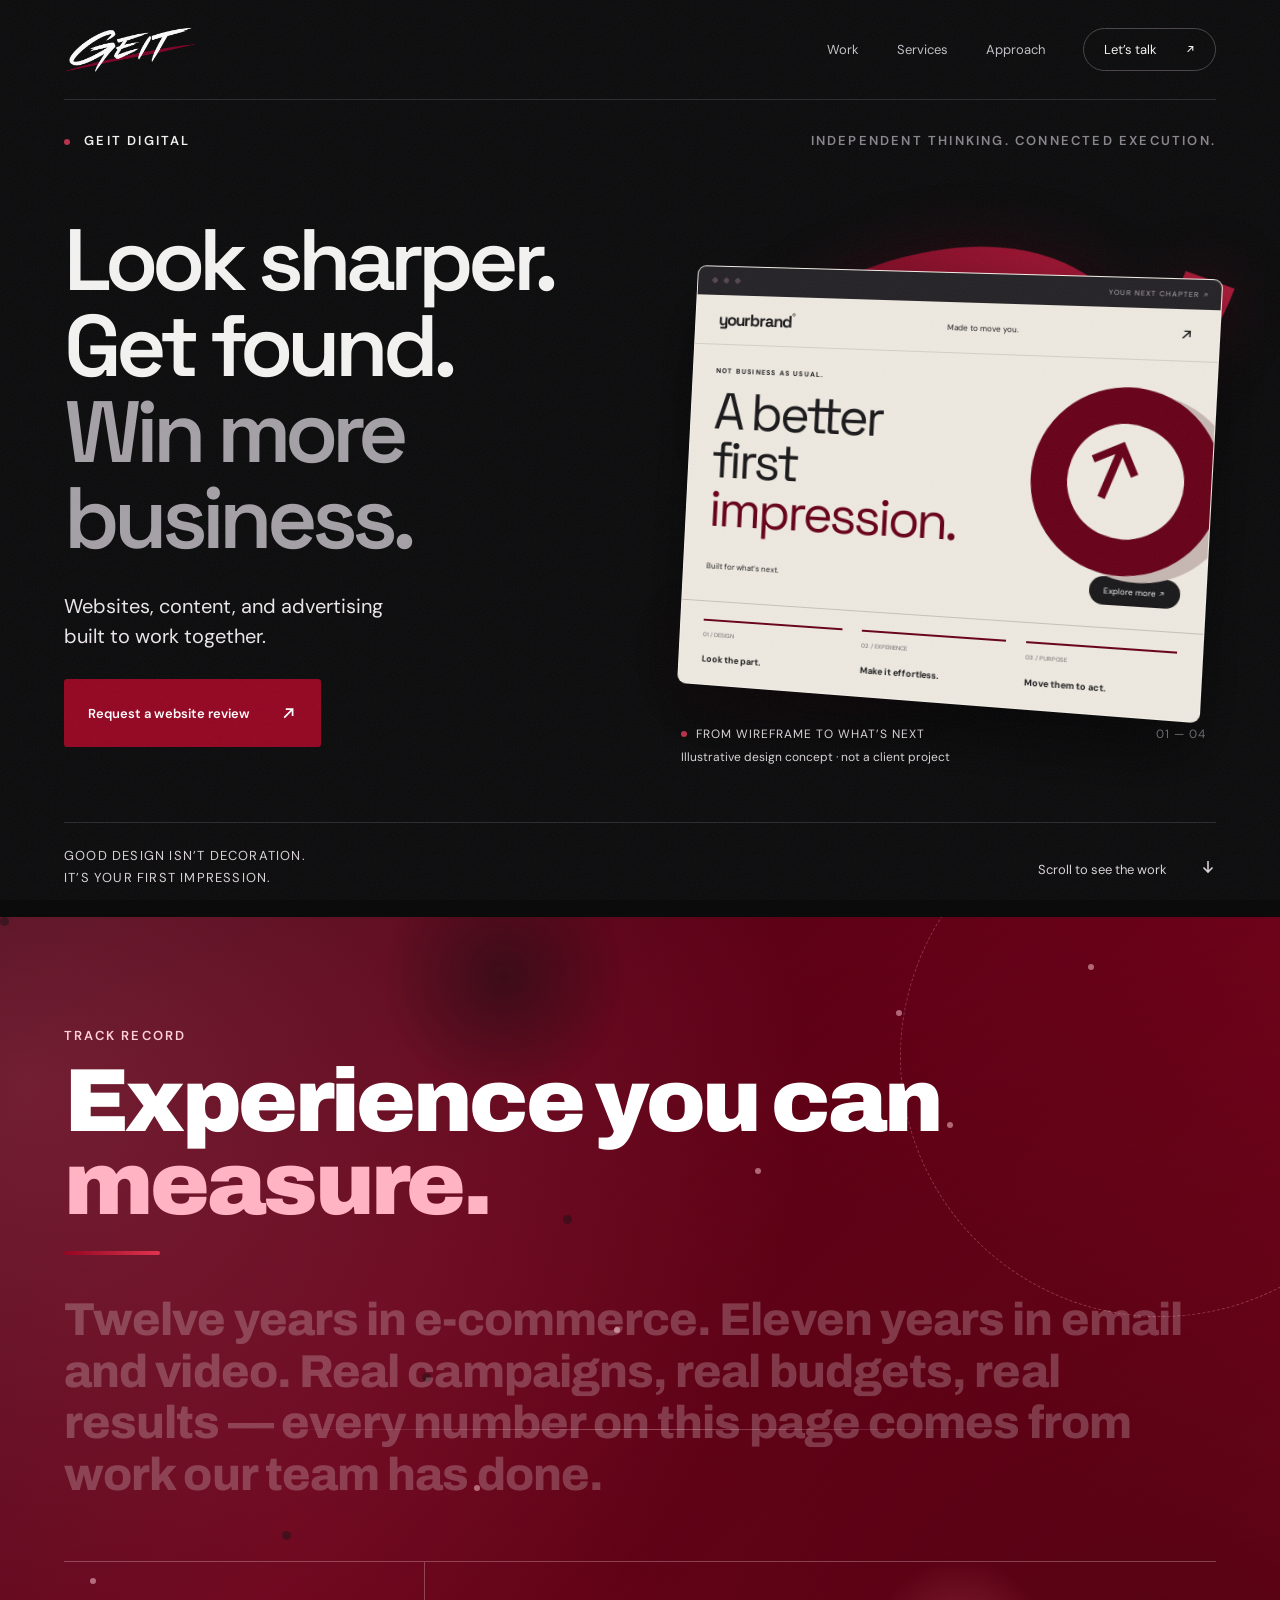
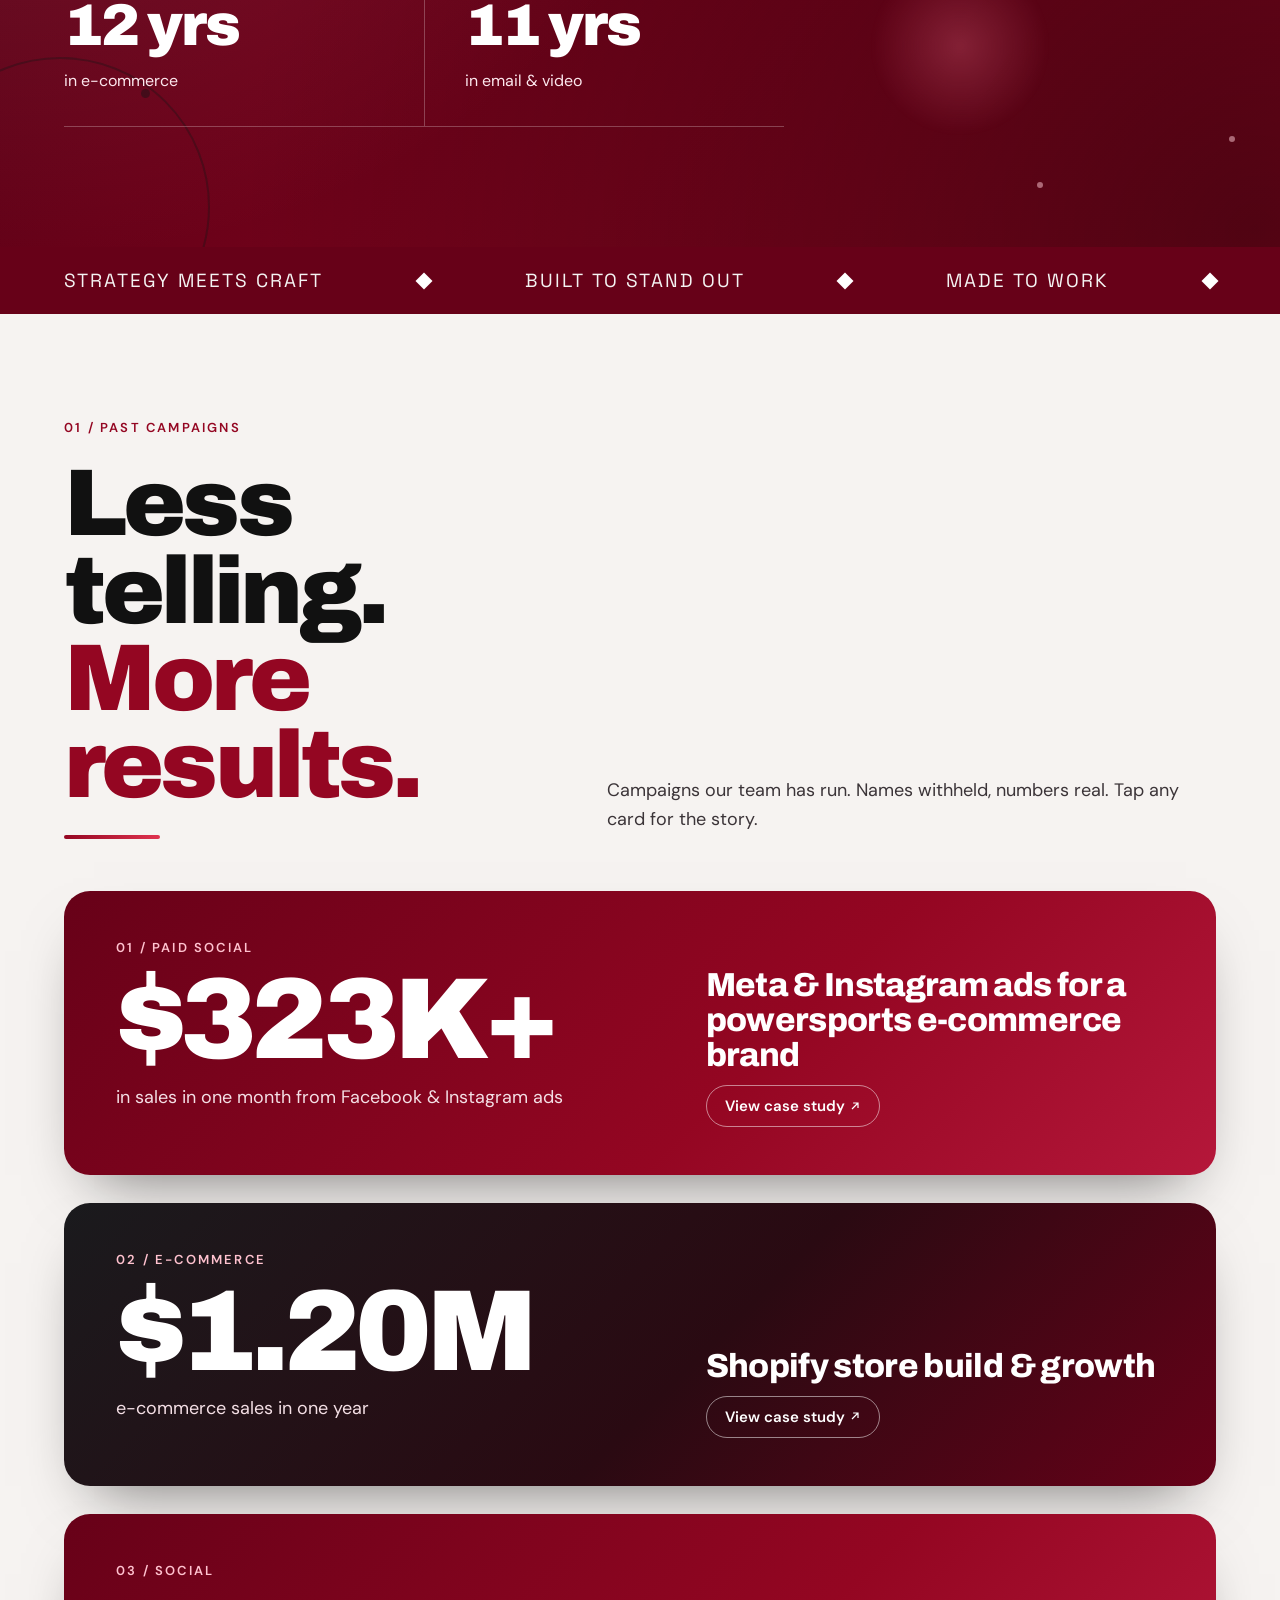
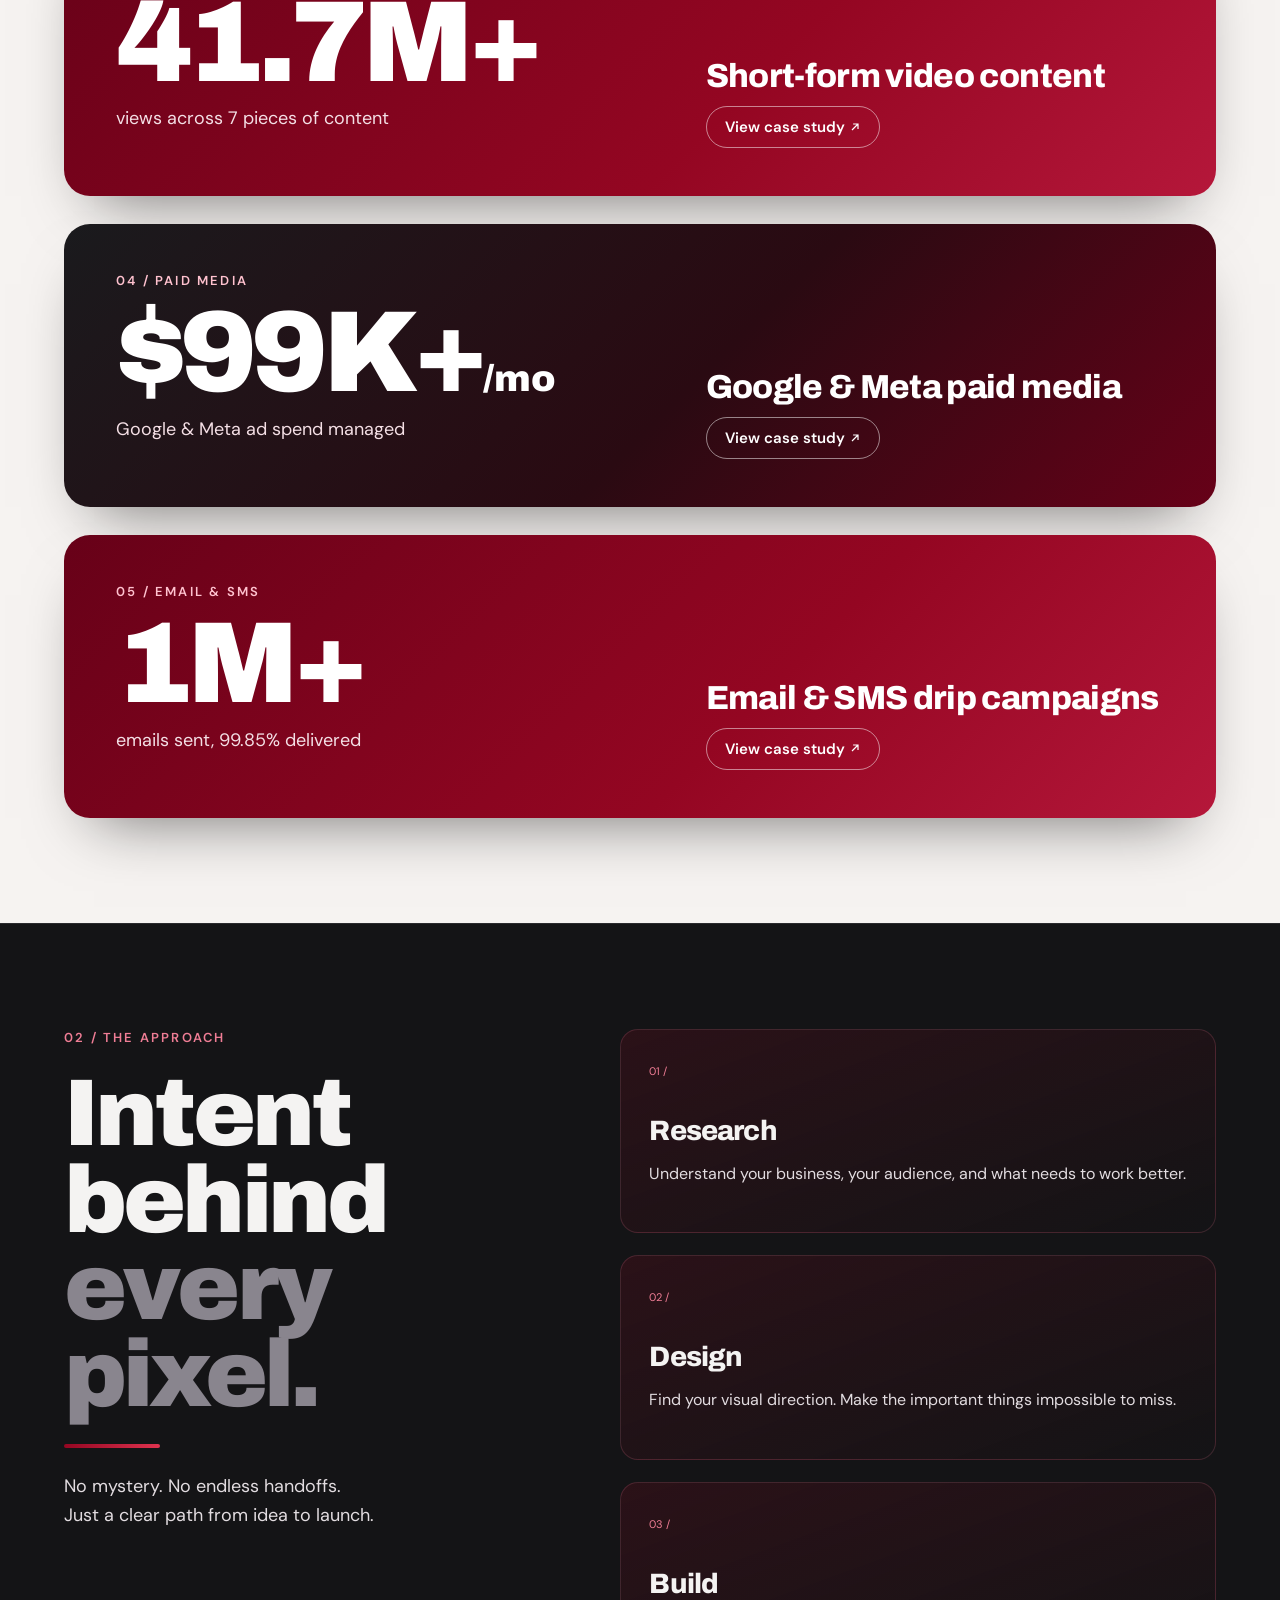
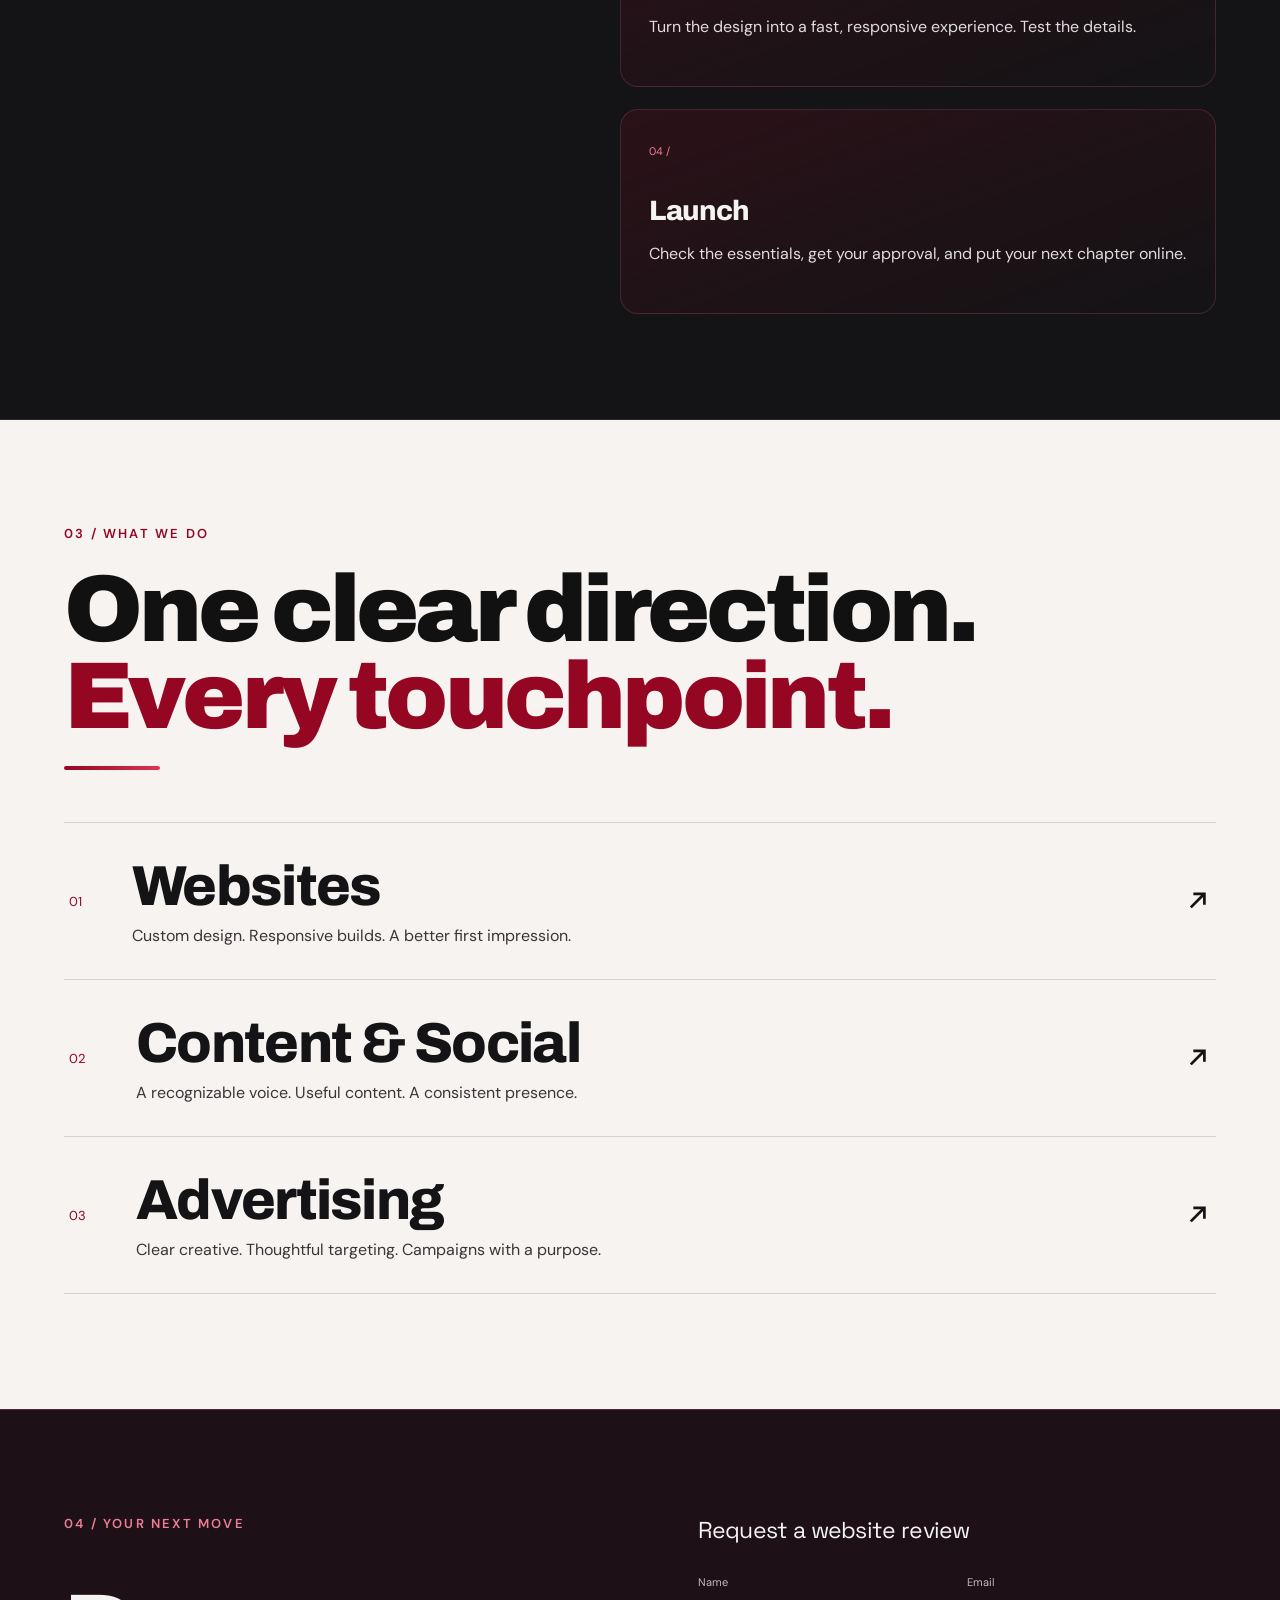
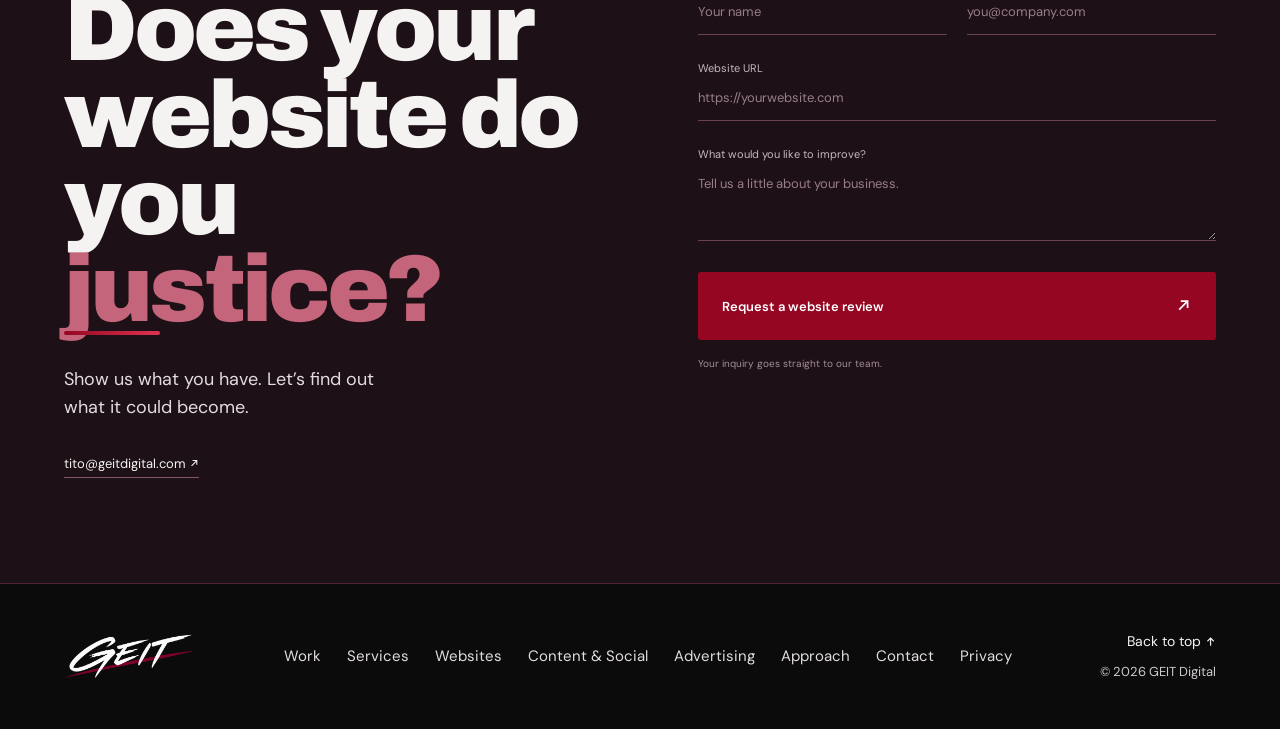
<file: index.html>
<!doctype html>
<html lang="en"><head><meta charset="utf-8"><meta name="robots" content="noindex, nofollow"><meta name="viewport" content="width=device-width, initial-scale=1"><meta name="theme-color" content="#0b0b0c"><meta name="description" content="GEIT Digital — websites, content, and advertising built to work together."><title>GEIT Digital — Built to stand out.</title><link rel="icon" href="assets/geit-logo.png"><link rel="preconnect" href="https://fonts.googleapis.com"><link rel="preconnect" href="https://fonts.gstatic.com" crossorigin><link href="https://fonts.googleapis.com/css2?family=Archivo:wght@800;900&family=DM+Sans:wght@400;500;600;700&family=Space+Grotesk:wght@400;500;600;700&display=swap" rel="stylesheet"><link rel="stylesheet" href="styles.css?v=20261107f"><script src="script.js?v=20261107f" defer></script></head>
<body><a class="skip" href="#main">Skip to content</a><div class="cursor" aria-hidden="true"><span class="cursor-g">G</span></div>
<header class="header"><a class="brand" href="index.html" aria-label="GEIT Digital home"><img src="assets/geit-logo.png" width="132" height="44" alt="GEIT Marketing"></a><button class="menu-toggle" aria-expanded="false" aria-controls="site-nav" aria-label="Open menu"><span></span><span></span></button><nav id="site-nav" aria-label="Main navigation"><a href="work.html">Work</a><a href="services.html">Services</a><a class="m-only sub" href="websites.html">Websites</a><a class="m-only sub" href="content-social.html">Content &amp; Social</a><a class="m-only sub" href="advertising.html">Advertising</a><a href="approach.html">Approach</a><a class="nav-cta" href="contact.html">Let’s talk <span><svg class="ico" viewBox="0 0 16 16" aria-hidden="true"><path d="M4 12 12 4M5.5 4H12v6.5" fill="none" stroke="currentColor" stroke-width="1.6"/></svg></span></a></nav></header>
<main id="main"><section class="hero" aria-labelledby="hero-title"><div class="hero-top"><p class="eyebrow"><i></i> GEIT DIGITAL</p><p class="edition">INDEPENDENT THINKING. CONNECTED EXECUTION.</p></div><div class="hero-layout"><div class="hero-copy"><h1 id="hero-title">Look sharper.<br>Get found.<br><span>Win more<br class="desktop-break"> business.</span></h1><p class="hero-sub">Websites, content, and advertising<br>built to work together.</p><a class="button" href="#review">Request a website review <span><svg class="ico" viewBox="0 0 16 16" aria-hidden="true"><path d="M4 12 12 4M5.5 4H12v6.5" fill="none" stroke="currentColor" stroke-width="1.6"/></svg></span></a></div>
<div class="hero-art" aria-label="Animation of a wireframe becoming a polished website"><div class="art-grid"></div><svg class="swoosh" viewBox="0 0 600 600" aria-hidden="true"><defs><linearGradient id="maroon"><stop stop-color="#670118"/><stop offset="1" stop-color="#ad1838"/></linearGradient></defs><path d="M 65 396 C 510 550 613 93 297 120 C 96 139 111 351 365 293 C 481 266 540 211 565 171" fill="none" stroke="url(#maroon)" stroke-width="45" pathLength="1"/></svg>
<div class="site-build"><div class="mini-chrome"><span><i class="dots" aria-hidden="true"></i></span><span>YOUR NEXT CHAPTER <svg class="ico" viewBox="0 0 16 16" aria-hidden="true"><path d="M4 12 12 4M5.5 4H12v6.5" fill="none" stroke="currentColor" stroke-width="1.6"/></svg></span></div><div class="mini-nav"><b>yourbrand<span>®</span></b><small>Made to move you.</small><span><svg class="ico" viewBox="0 0 16 16" aria-hidden="true"><path d="M4 12 12 4M5.5 4H12v6.5" fill="none" stroke="currentColor" stroke-width="1.6"/></svg></span></div><div class="mini-content"><p class="mini-label">NOT BUSINESS AS USUAL.</p><div class="mini-heading">A better<br>first<br><em>impression.</em></div><div class="mini-orbit"><span><svg class="ico" viewBox="0 0 16 16" aria-hidden="true"><path d="M4 12 12 4M5.5 4H12v6.5" fill="none" stroke="currentColor" stroke-width="1.6"/></svg></span></div><div class="mini-bottom"><span>Built for what’s next.</span><span class="mini-pill">Explore more <svg class="ico" viewBox="0 0 16 16" aria-hidden="true"><path d="M4 12 12 4M5.5 4H12v6.5" fill="none" stroke="currentColor" stroke-width="1.6"/></svg></span></div></div><div class="mini-cards"><div><span>01 / DESIGN</span><b>Look the part.</b></div><div><span>02 / EXPERIENCE</span><b>Make it effortless.</b></div><div><span>03 / PURPOSE</span><b>Move them to act.</b></div></div></div>
<div class="build-caption"><span class="live-dot"></span> FROM WIREFRAME TO WHAT’S NEXT <span>01 — 04</span></div><p class="concept-note">Illustrative design concept · not a client project</p></div></div><div class="hero-bottom"><span>GOOD DESIGN ISN’T DECORATION.<br>IT’S YOUR FIRST IMPRESSION.</span><a href="#work">Scroll to see the work <span><svg class="ico" viewBox="0 0 16 16" aria-hidden="true"><path d="M8 2v11M3.5 8.5 8 13l4.5-4.5" fill="none" stroke="currentColor" stroke-width="1.6"/></svg></span></a></div></section>
<section class="proof" id="proof" aria-labelledby="proof-title"><div class="proof-glow" aria-hidden="true"></div><div class="proof-inner"><div class="proof-head reveal"><p class="eyebrow">TRACK RECORD</p><h2 id="proof-title">Experience you can <span>measure.</span></h2><i class="rule" aria-hidden="true"></i></div><p class="scrub-text" data-scrub>Twelve years in e-commerce. Eleven years in email and video. Real campaigns, real budgets, real results — every number on this page comes from work our team has done.</p><div class="stats stats-2"><div class="stat reveal"><b data-count="12" data-suf=" yrs">12 yrs</b><p>in e-commerce</p></div><div class="stat reveal"><b data-count="11" data-suf=" yrs">11 yrs</b><p>in email &amp; video</p></div></div></div></section><div class="ticker" aria-hidden="true"><span>STRATEGY MEETS CRAFT</span><b class="tick-mark" aria-hidden="true"></b><span>BUILT TO STAND OUT</span><b class="tick-mark" aria-hidden="true"></b><span>MADE TO WORK</span><b class="tick-mark" aria-hidden="true"></b></div>
<section id="work" class="section work light"><div class="section-heading reveal"><div><p class="eyebrow">01 / PAST CAMPAIGNS</p><h2>Less telling.<br><span>More results.</span></h2><i class="rule" aria-hidden="true"></i></div><p>Campaigns our team has run. Names withheld, numbers real. Tap any card for the story.</p></div><div class="case-stack"><article class="case-card" style="--i:0"><button class="case-open" data-case="meta" aria-haspopup="dialog" aria-controls="case-meta"><span class="case-num">01 / PAID SOCIAL</span><span class="case-stat"><b data-count="323" data-pre="$" data-suf="K+">$323K+</b></span><span class="case-cap">in sales in one month from Facebook &amp; Instagram ads</span><span class="case-title">Meta &amp; Instagram ads for a powersports e-commerce brand</span><span class="case-more">View case study <i><svg class="ico" viewBox="0 0 16 16" aria-hidden="true"><path d="M4 12 12 4M5.5 4H12v6.5" fill="none" stroke="currentColor" stroke-width="1.6"/></svg></i></span></button></article><article class="case-card" style="--i:1"><button class="case-open" data-case="shopify" aria-haspopup="dialog" aria-controls="case-shopify"><span class="case-num">02 / E-COMMERCE</span><span class="case-stat"><b data-count="1.21" data-dec="2" data-pre="$" data-suf="M">$1.21M</b></span><span class="case-cap">e-commerce sales in one year</span><span class="case-title">Shopify store build &amp; growth</span><span class="case-more">View case study <i><svg class="ico" viewBox="0 0 16 16" aria-hidden="true"><path d="M4 12 12 4M5.5 4H12v6.5" fill="none" stroke="currentColor" stroke-width="1.6"/></svg></i></span></button></article><article class="case-card" style="--i:2"><button class="case-open" data-case="video" aria-haspopup="dialog" aria-controls="case-video"><span class="case-num">03 / SOCIAL</span><span class="case-stat"><b data-count="41.9" data-dec="1" data-suf="M+">41.9M+</b></span><span class="case-cap">views across 7 pieces of content</span><span class="case-title">Short-form video content</span><span class="case-more">View case study <i><svg class="ico" viewBox="0 0 16 16" aria-hidden="true"><path d="M4 12 12 4M5.5 4H12v6.5" fill="none" stroke="currentColor" stroke-width="1.6"/></svg></i></span></button></article><article class="case-card" style="--i:3"><button class="case-open" data-case="paid" aria-haspopup="dialog" aria-controls="case-paid"><span class="case-num">04 / PAID MEDIA</span><span class="case-stat"><b data-count="100" data-pre="$" data-suf="K+<small>/mo</small>">$100K+<small>/mo</small></b></span><span class="case-cap">Google &amp; Meta ad spend managed</span><span class="case-title">Google &amp; Meta paid media</span><span class="case-more">View case study <i><svg class="ico" viewBox="0 0 16 16" aria-hidden="true"><path d="M4 12 12 4M5.5 4H12v6.5" fill="none" stroke="currentColor" stroke-width="1.6"/></svg></i></span></button></article><article class="case-card" style="--i:4"><button class="case-open" data-case="email" aria-haspopup="dialog" aria-controls="case-email"><span class="case-num">05 / EMAIL &amp; SMS</span><span class="case-stat"><b data-count="1" data-suf="M+">1M+</b></span><span class="case-cap">emails sent, 99.85% delivered</span><span class="case-title">Email &amp; SMS drip campaigns</span><span class="case-more">View case study <i><svg class="ico" viewBox="0 0 16 16" aria-hidden="true"><path d="M4 12 12 4M5.5 4H12v6.5" fill="none" stroke="currentColor" stroke-width="1.6"/></svg></i></span></button></article></div></section><section id="approach" class="section approach"><div class="section-heading reveal"><div><p class="eyebrow">02 / THE APPROACH</p><h2>Intent behind<br><span>every pixel.</span></h2><i class="rule" aria-hidden="true"></i></div><p>No mystery. No endless handoffs.<br>Just a clear path from idea to launch.</p></div><div class="steps"><article class="reveal"><span>01 /</span><h3>Research</h3><p>Understand your business, your audience, and what needs to work better.</p></article><article class="reveal"><span>02 /</span><h3>Design</h3><p>Find your visual direction. Make the important things impossible to miss.</p></article><article class="reveal"><span>03 /</span><h3>Build</h3><p>Turn the design into a fast, responsive experience. Test the details.</p></article><article class="reveal"><span>04 /</span><h3>Launch</h3><p>Check the essentials, get your approval, and put your next chapter online.</p></article></div></section>
<section class="section services light" id="services"><div class="section-heading reveal"><div><p class="eyebrow">03 / WHAT WE DO</p><h2>One clear direction.<br><span>Every touchpoint.</span></h2><i class="rule" aria-hidden="true"></i></div></div><a class="service-row reveal" href="websites.html"><span>01</span><div><h3>Websites</h3><p>Custom design. Responsive builds. A better first impression.</p></div><b><svg class="ico" viewBox="0 0 16 16" aria-hidden="true"><path d="M4 12 12 4M5.5 4H12v6.5" fill="none" stroke="currentColor" stroke-width="1.6"/></svg></b></a><a class="service-row reveal" href="content-social.html"><span>02</span><div><h3>Content & Social</h3><p>A recognizable voice. Useful content. A consistent presence.</p></div><b><svg class="ico" viewBox="0 0 16 16" aria-hidden="true"><path d="M4 12 12 4M5.5 4H12v6.5" fill="none" stroke="currentColor" stroke-width="1.6"/></svg></b></a><a class="service-row reveal" href="advertising.html"><span>03</span><div><h3>Advertising</h3><p>Clear creative. Thoughtful targeting. Campaigns with a purpose.</p></div><b><svg class="ico" viewBox="0 0 16 16" aria-hidden="true"><path d="M4 12 12 4M5.5 4H12v6.5" fill="none" stroke="currentColor" stroke-width="1.6"/></svg></b></a></section>
<section class="section review" id="review"><div class="review-copy reveal"><p class="eyebrow">04 / YOUR NEXT MOVE</p><h2>Does your<br>website do<br>you <em>justice?</em></h2><i class="rule" aria-hidden="true"></i><p>Show us what you have. Let’s find out<br>what it could become.</p><a href="mailto:tito@geitdigital.com">tito@geitdigital.com <svg class="ico" viewBox="0 0 16 16" aria-hidden="true"><path d="M4 12 12 4M5.5 4H12v6.5" fill="none" stroke="currentColor" stroke-width="1.6"/></svg></a></div><form id="review-form" class="reveal" action="https://formspree.io/f/xvkknqyy" method="POST"><input type="hidden" name="_subject" value="New inquiry from geitdigital.com"><p class="form-intro">Request a website review</p><div class="form-grid"><label>Name<input name="name" autocomplete="name" required placeholder="Your name"></label><label>Email<input name="email" type="email" autocomplete="email" required placeholder="you@company.com"></label></div><label>Website URL<input name="website" type="url" placeholder="https://yourwebsite.com" required></label><label>What would you like to improve?<textarea name="message" rows="3" placeholder="Tell us a little about your business."></textarea></label><button class="button" id="review-submit" type="submit">Request a website review <span><svg class="ico" viewBox="0 0 16 16" aria-hidden="true"><path d="M4 12 12 4M5.5 4H12v6.5" fill="none" stroke="currentColor" stroke-width="1.6"/></svg></span></button><p class="prototype-note">Your inquiry goes straight to our team.</p><p id="form-status" role="status" aria-live="polite"></p></form></section></main><div class="case-overlay" id="case-meta" role="dialog" aria-modal="true" aria-labelledby="case-meta-title" hidden><div class="cs-scroll"><button class="cs-close" aria-label="Close case study"><svg class="ico ico-x" viewBox="0 0 16 16" aria-hidden="true"><path d="M3 3l10 10M13 3 3 13" fill="none" stroke="currentColor" stroke-width="1.8"/></svg></button><header class="cs-hero"><p class="eyebrow">CASE STUDY 01 · PAST CAMPAIGN</p><h2 id="case-meta-title">Meta &amp; Instagram ads for a powersports e-commerce brand</h2><i class="rule" aria-hidden="true"></i></header><section class="cs-block"><h3>The challenge</h3><p>A powersports e-commerce brand needed paid social to turn attention into orders, not just clicks.</p></section><section class="cs-block"><h3>The approach</h3><p>Built and managed Facebook and Instagram ad campaigns: creative, audiences, and ongoing optimization toward sales.</p></section><section class="cs-block cs-result"><h3>The result</h3><div class="cs-metrics"><div class="cs-metric"><b data-count="323" data-pre="$" data-suf="K+">$323K+</b><p>in sales in one month from Facebook &amp; Instagram ads</p></div></div></section><p class="cs-note">Past campaign from our team’s experience. Client name withheld.</p><a class="button cs-cta" href="contact.html">Request a website review <span><svg class="ico" viewBox="0 0 16 16" aria-hidden="true"><path d="M4 12 12 4M5.5 4H12v6.5" fill="none" stroke="currentColor" stroke-width="1.6"/></svg></span></a></div></div><div class="case-overlay" id="case-shopify" role="dialog" aria-modal="true" aria-labelledby="case-shopify-title" hidden><div class="cs-scroll"><button class="cs-close" aria-label="Close case study"><svg class="ico ico-x" viewBox="0 0 16 16" aria-hidden="true"><path d="M3 3l10 10M13 3 3 13" fill="none" stroke="currentColor" stroke-width="1.8"/></svg></button><header class="cs-hero"><p class="eyebrow">CASE STUDY 02 · PAST CAMPAIGN</p><h2 id="case-shopify-title">Shopify store build &amp; growth</h2><i class="rule" aria-hidden="true"></i></header><section class="cs-block"><h3>The challenge</h3><p>An online store needed a storefront and a growth plan that could carry real sales volume.</p></section><section class="cs-block"><h3>The approach</h3><p>Built the Shopify store and supported its growth with the marketing around it.</p></section><section class="cs-block cs-result"><h3>The result</h3><div class="cs-metrics"><div class="cs-metric"><b data-count="1.21" data-dec="2" data-pre="$" data-suf="M">$1.21M</b><p>e-commerce sales in one year</p></div></div></section><p class="cs-note">Past campaign from our team’s experience. Client name withheld.</p><a class="button cs-cta" href="contact.html">Request a website review <span><svg class="ico" viewBox="0 0 16 16" aria-hidden="true"><path d="M4 12 12 4M5.5 4H12v6.5" fill="none" stroke="currentColor" stroke-width="1.6"/></svg></span></a></div></div><div class="case-overlay" id="case-video" role="dialog" aria-modal="true" aria-labelledby="case-video-title" hidden><div class="cs-scroll"><button class="cs-close" aria-label="Close case study"><svg class="ico ico-x" viewBox="0 0 16 16" aria-hidden="true"><path d="M3 3l10 10M13 3 3 13" fill="none" stroke="currentColor" stroke-width="1.8"/></svg></button><header class="cs-hero"><p class="eyebrow">CASE STUDY 03 · PAST CAMPAIGN</p><h2 id="case-video-title">Short-form video content</h2><i class="rule" aria-hidden="true"></i></header><section class="cs-block"><h3>The challenge</h3><p>A brand needed content that people actually stop and watch.</p></section><section class="cs-block"><h3>The approach</h3><p>Planned and produced short-form video built for social feeds.</p></section><section class="cs-block cs-result"><h3>The result</h3><div class="cs-metrics"><div class="cs-metric"><b data-count="41.9" data-dec="1" data-suf="M+">41.9M+</b><p>views across 7 pieces of content</p></div><div class="cs-metric"><b data-count="7">7</b><p>pieces of content</p></div></div></section><p class="cs-note">Past campaign from our team’s experience. Client name withheld.</p><a class="button cs-cta" href="contact.html">Request a website review <span><svg class="ico" viewBox="0 0 16 16" aria-hidden="true"><path d="M4 12 12 4M5.5 4H12v6.5" fill="none" stroke="currentColor" stroke-width="1.6"/></svg></span></a></div></div><div class="case-overlay" id="case-paid" role="dialog" aria-modal="true" aria-labelledby="case-paid-title" hidden><div class="cs-scroll"><button class="cs-close" aria-label="Close case study"><svg class="ico ico-x" viewBox="0 0 16 16" aria-hidden="true"><path d="M3 3l10 10M13 3 3 13" fill="none" stroke="currentColor" stroke-width="1.8"/></svg></button><header class="cs-hero"><p class="eyebrow">CASE STUDY 04 · PAST CAMPAIGN</p><h2 id="case-paid-title">Google &amp; Meta paid media</h2><i class="rule" aria-hidden="true"></i></header><section class="cs-block"><h3>The challenge</h3><p>Large monthly ad budgets need careful management to keep traffic growing and spend accountable.</p></section><section class="cs-block"><h3>The approach</h3><p>Managed paid campaigns across Google and Meta, monitoring and adjusting spend month to month.</p></section><section class="cs-block cs-result"><h3>The result</h3><div class="cs-metrics"><div class="cs-metric"><b data-count="100" data-pre="$" data-suf="K+<small>/mo</small>">$100K+<small>/mo</small></b><p>Google &amp; Meta ad spend managed</p></div><div class="cs-metric"><b data-count="1.6" data-dec="1" data-suf="M">1.6M</b><p>site users in a year from campaigns</p></div></div></section><p class="cs-note">Past campaign from our team’s experience. Client name withheld.</p><a class="button cs-cta" href="contact.html">Request a website review <span><svg class="ico" viewBox="0 0 16 16" aria-hidden="true"><path d="M4 12 12 4M5.5 4H12v6.5" fill="none" stroke="currentColor" stroke-width="1.6"/></svg></span></a></div></div><div class="case-overlay" id="case-email" role="dialog" aria-modal="true" aria-labelledby="case-email-title" hidden><div class="cs-scroll"><button class="cs-close" aria-label="Close case study"><svg class="ico ico-x" viewBox="0 0 16 16" aria-hidden="true"><path d="M3 3l10 10M13 3 3 13" fill="none" stroke="currentColor" stroke-width="1.8"/></svg></button><header class="cs-hero"><p class="eyebrow">CASE STUDY 05 · PAST CAMPAIGN</p><h2 id="case-email-title">Email &amp; SMS drip campaigns</h2><i class="rule" aria-hidden="true"></i></header><section class="cs-block"><h3>The challenge</h3><p>Customers needed timely, relevant follow-up without messages landing in spam.</p></section><section class="cs-block"><h3>The approach</h3><p>Built automated email and SMS drip campaigns and kept sending practices clean for deliverability.</p></section><section class="cs-block cs-result"><h3>The result</h3><div class="cs-metrics"><div class="cs-metric"><b data-count="1" data-suf="M+">1M+</b><p>emails sent</p></div><div class="cs-metric"><b data-count="99.85" data-dec="2" data-suf="%">99.85%</b><p>delivered</p></div></div></section><p class="cs-note">Past campaign from our team’s experience. Client name withheld.</p><a class="button cs-cta" href="contact.html">Request a website review <span><svg class="ico" viewBox="0 0 16 16" aria-hidden="true"><path d="M4 12 12 4M5.5 4H12v6.5" fill="none" stroke="currentColor" stroke-width="1.6"/></svg></span></a></div></div>
<footer><a href="index.html" class="brand"><img src="assets/geit-logo.png" width="132" height="44" alt="GEIT Marketing" loading="lazy"></a><nav class="foot-nav" aria-label="Footer navigation"><a href="work.html">Work</a><a href="services.html">Services</a><a href="websites.html">Websites</a><a href="content-social.html">Content &amp; Social</a><a href="advertising.html">Advertising</a><a href="approach.html">Approach</a><a href="contact.html">Contact</a><a href="privacy.html">Privacy</a></nav><div><a href="#main">Back to top <svg class="ico" viewBox="0 0 16 16" aria-hidden="true"><path d="M8 14V3M3.5 7.5 8 3l4.5 4.5" fill="none" stroke="currentColor" stroke-width="1.6"/></svg></a><p>© 2026 GEIT Digital</p></div></footer></body></html>
</file>
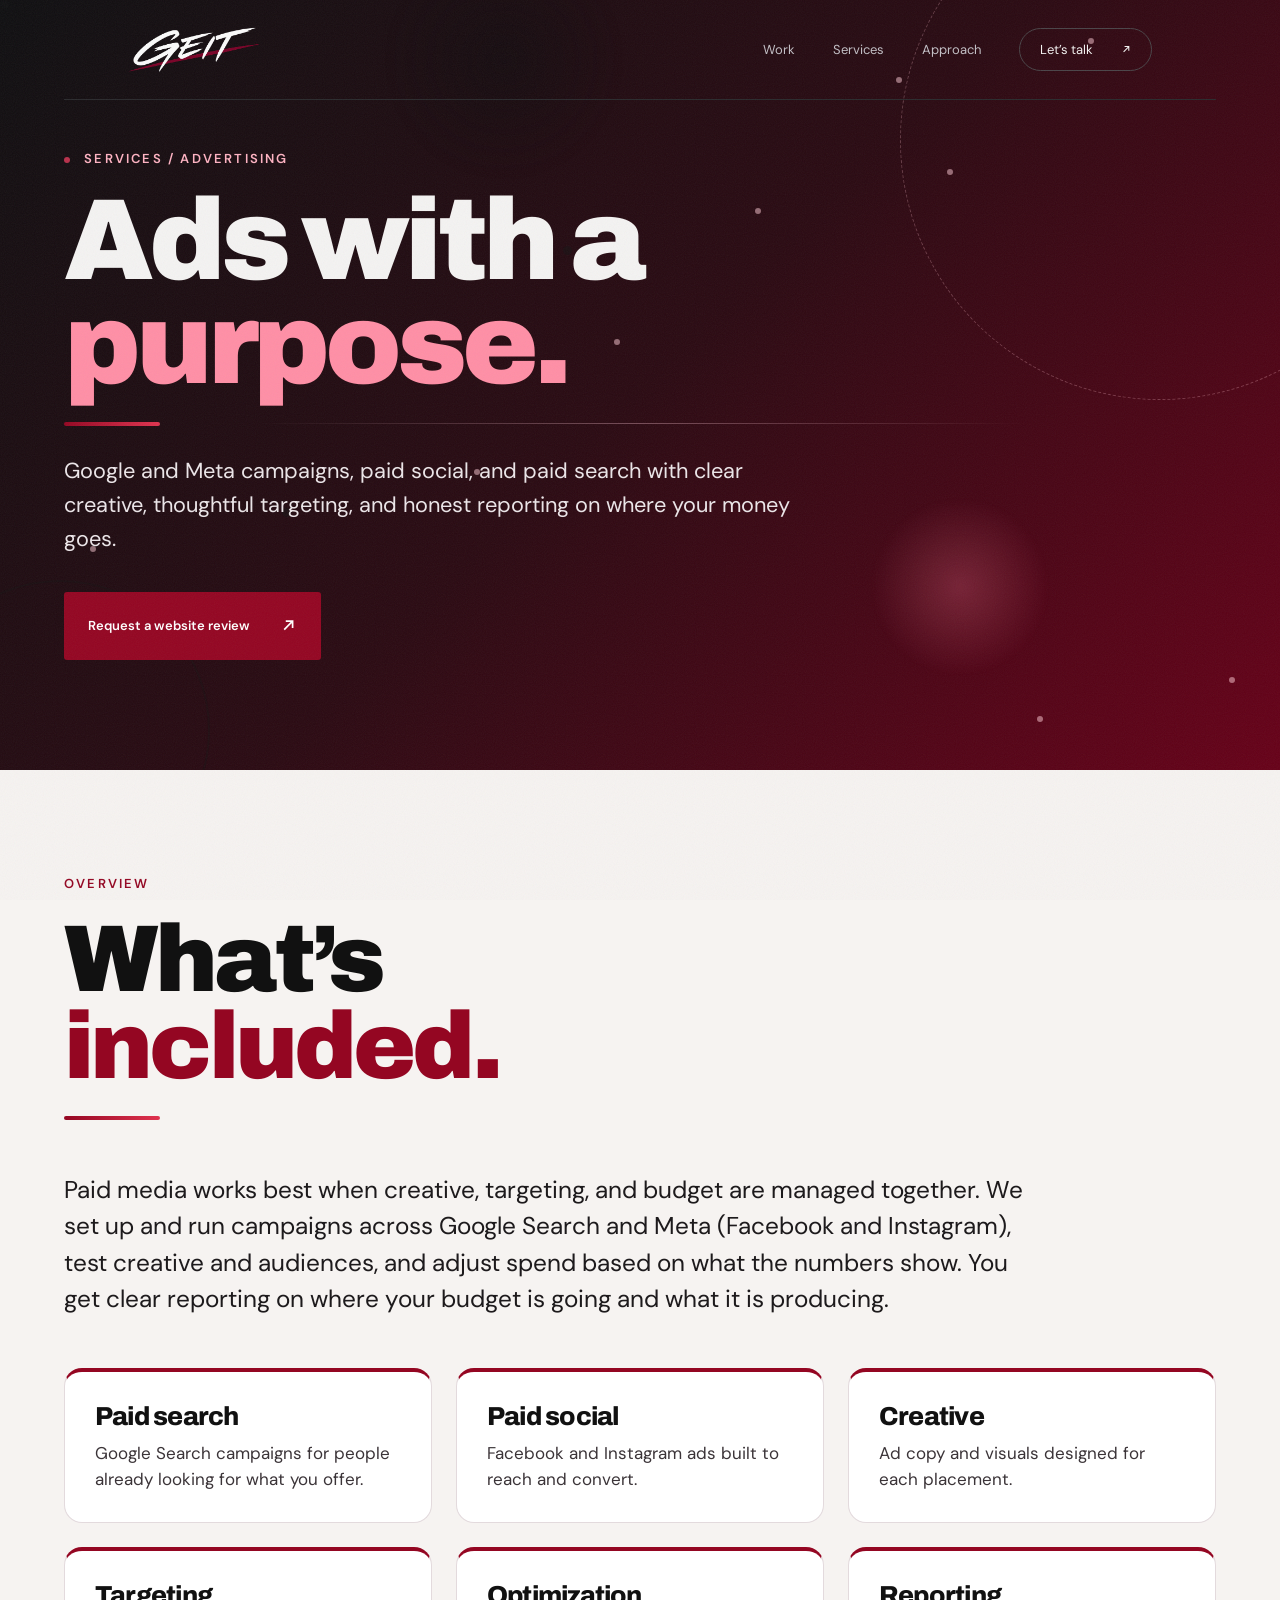
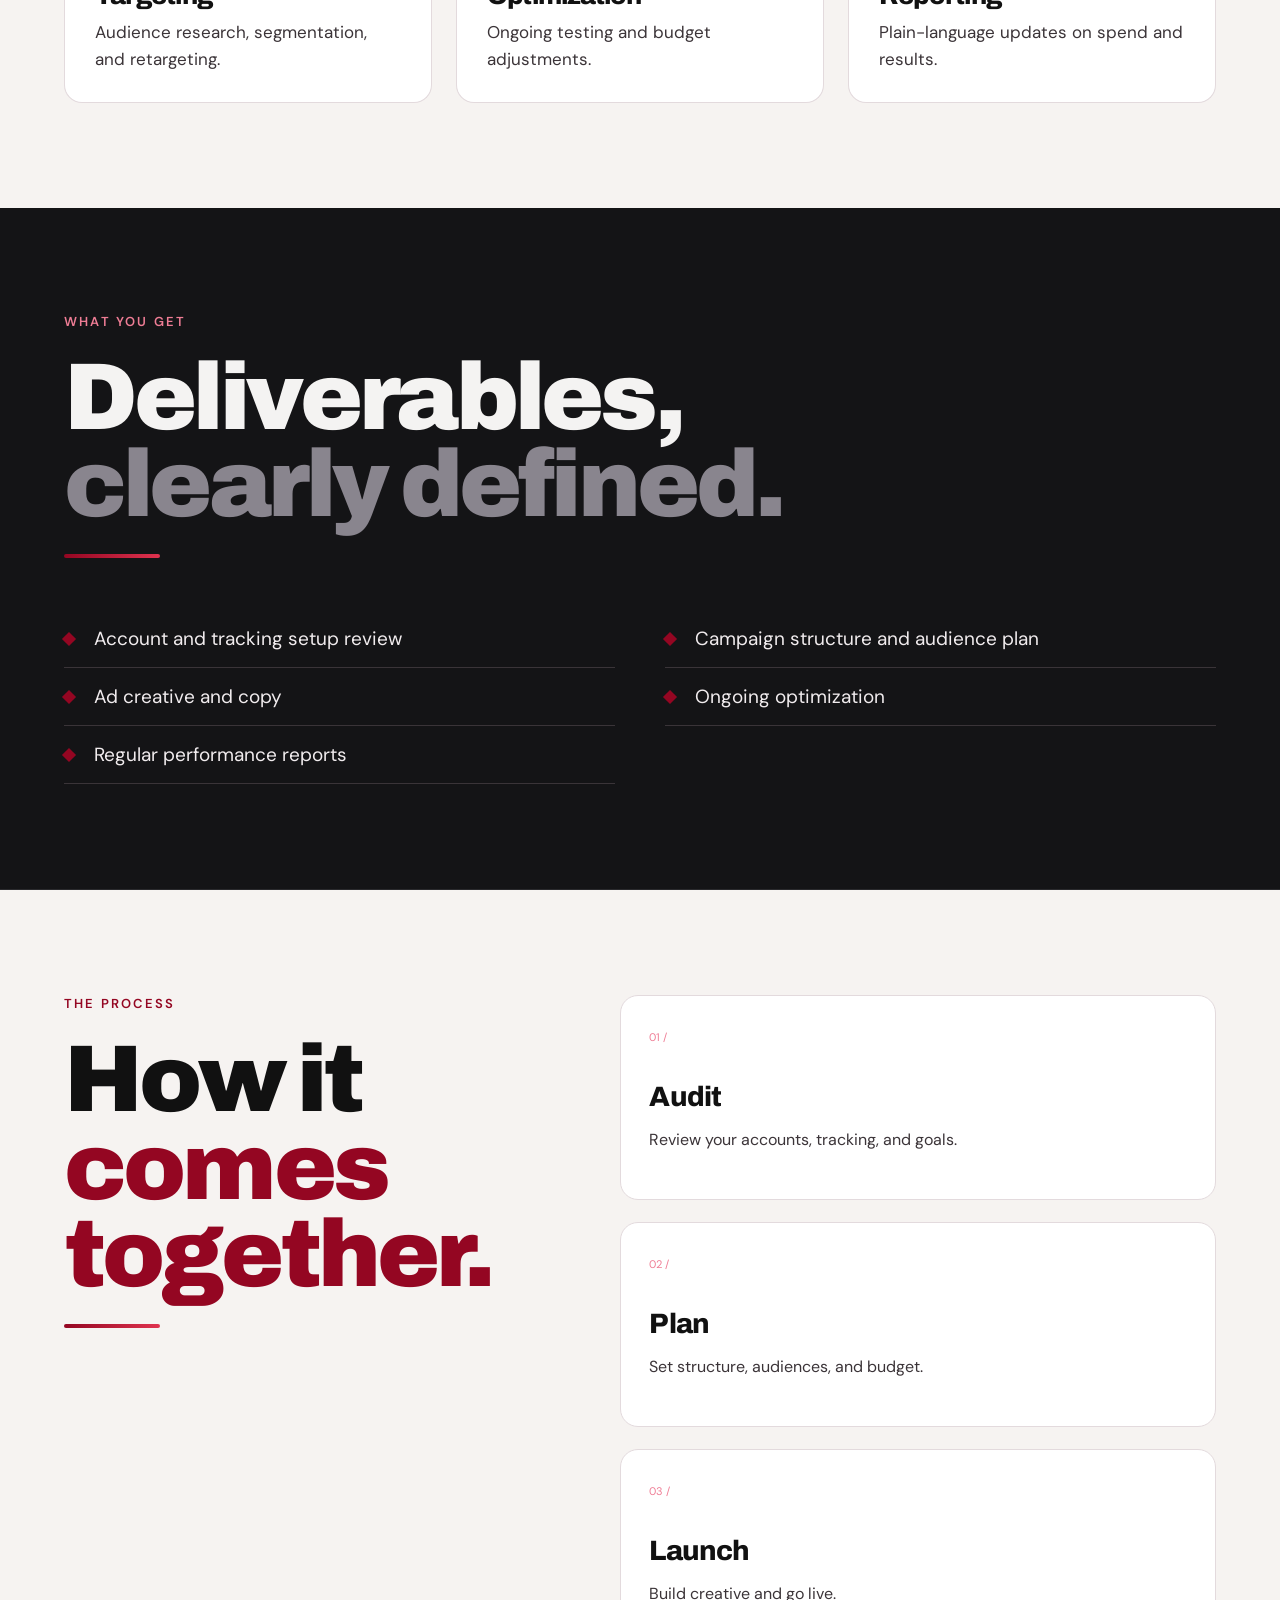
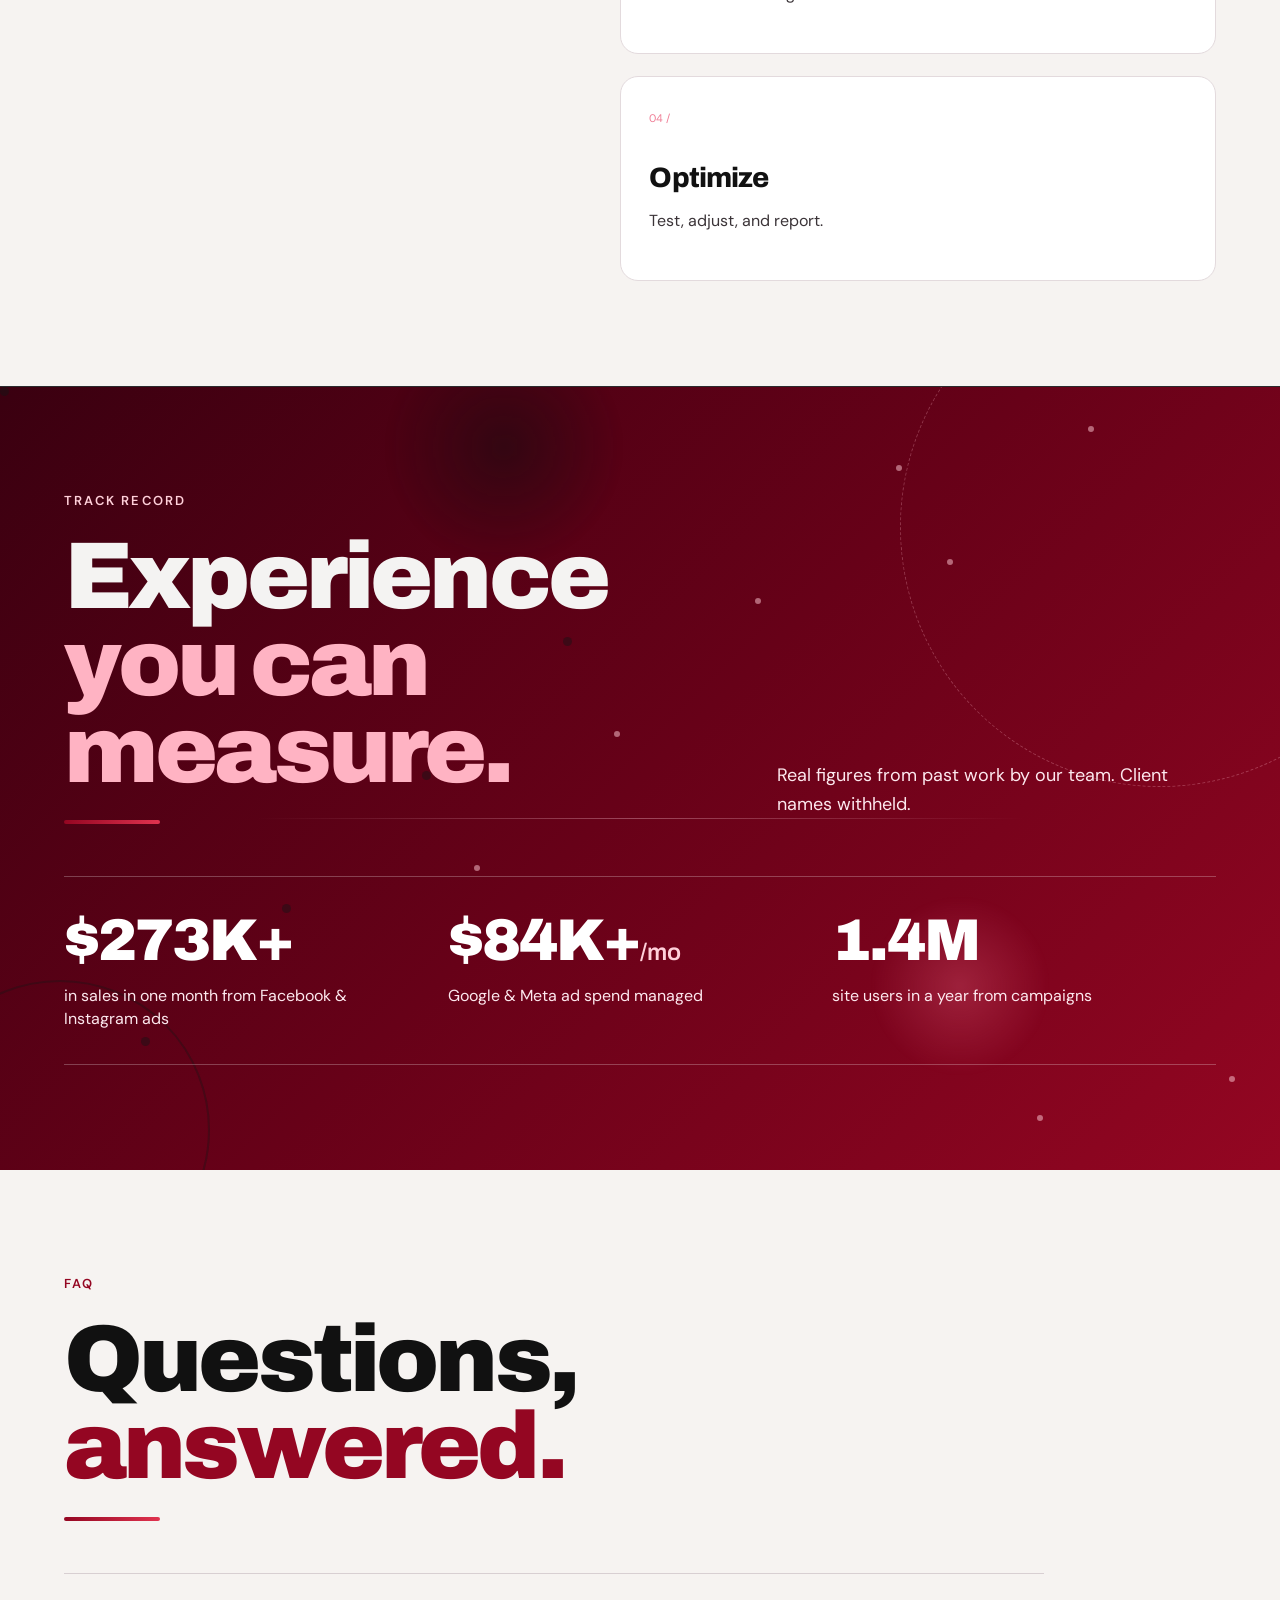
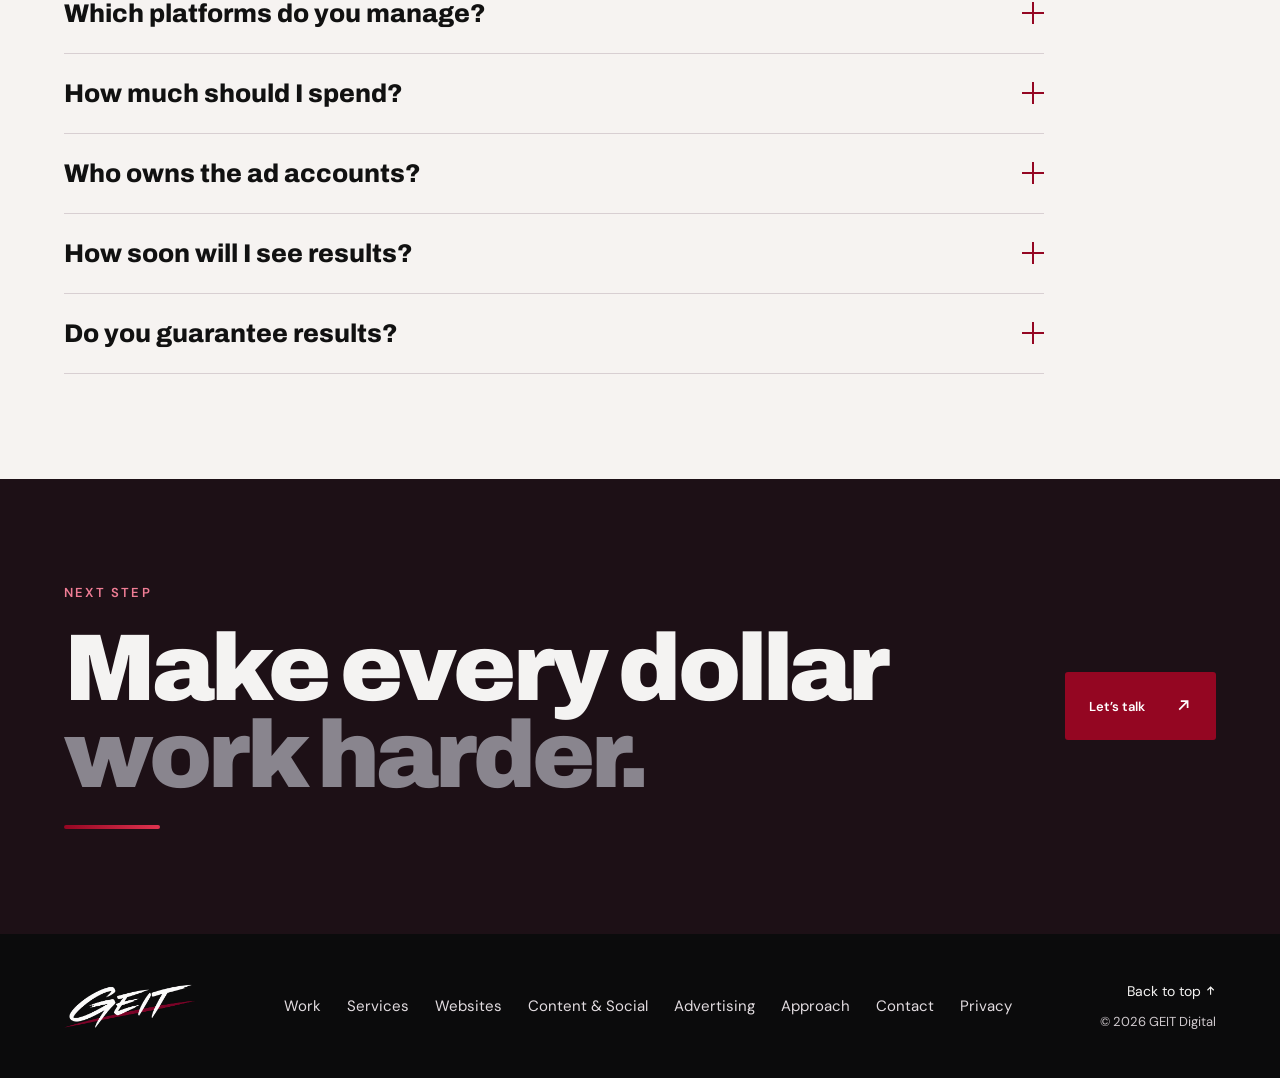
<file: advertising.html>
<!doctype html>
<html lang="en"><head><meta charset="utf-8"><meta name="robots" content="noindex, nofollow"><meta name="viewport" content="width=device-width, initial-scale=1"><meta name="theme-color" content="#0b0b0c"><meta name="description" content="Google, Meta, paid social, and paid search advertising from GEIT Digital."><title>Advertising — GEIT Digital</title><link rel="icon" href="assets/geit-logo.png"><link rel="preconnect" href="https://fonts.googleapis.com"><link rel="preconnect" href="https://fonts.gstatic.com" crossorigin><link href="https://fonts.googleapis.com/css2?family=Archivo:wght@800;900&family=DM+Sans:wght@400;500;600;700&family=Space+Grotesk:wght@400;500;600;700&display=swap" rel="stylesheet"><link rel="stylesheet" href="styles.css?v=20261107f"><script src="script.js?v=20261107f" defer></script></head>
<body><a class="skip" href="#main">Skip to content</a><div class="cursor" aria-hidden="true"><span class="cursor-g">G</span></div>
<header class="header"><a class="brand" href="index.html" aria-label="GEIT Digital home"><img src="assets/geit-logo.png" width="132" height="44" alt="GEIT Marketing"></a><button class="menu-toggle" aria-expanded="false" aria-controls="site-nav" aria-label="Open menu"><span></span><span></span></button><nav id="site-nav" aria-label="Main navigation"><a href="work.html">Work</a><a href="services.html">Services</a><a class="m-only sub" href="websites.html">Websites</a><a class="m-only sub" href="content-social.html">Content &amp; Social</a><a class="m-only sub" href="advertising.html" aria-current="page">Advertising</a><a href="approach.html">Approach</a><a class="nav-cta" href="contact.html">Let’s talk <span><svg class="ico" viewBox="0 0 16 16" aria-hidden="true"><path d="M4 12 12 4M5.5 4H12v6.5" fill="none" stroke="currentColor" stroke-width="1.6"/></svg></span></a></nav></header>
<main id="main"><section class="page-hero"><p class="eyebrow"><i></i> SERVICES / ADVERTISING</p><h1>Ads with a<br><span>purpose.</span></h1><i class="rule" aria-hidden="true"></i><p class="page-lede">Google and Meta campaigns, paid social, and paid search with clear creative, thoughtful targeting, and honest reporting on where your money goes.</p><div class="hero-actions"><a class="button" href="contact.html">Request a website review <span><svg class="ico" viewBox="0 0 16 16" aria-hidden="true"><path d="M4 12 12 4M5.5 4H12v6.5" fill="none" stroke="currentColor" stroke-width="1.6"/></svg></span></a></div></section><section class="section light svc-overview"><div class="section-heading reveal"><div><p class="eyebrow">OVERVIEW</p><h2>What’s<br><span>included.</span></h2><i class="rule" aria-hidden="true"></i></div></div><p class="overview-text reveal">Paid media works best when creative, targeting, and budget are managed together. We set up and run campaigns across Google Search and Meta (Facebook and Instagram), test creative and audiences, and adjust spend based on what the numbers show. You get clear reporting on where your budget is going and what it is producing.</p><div class="inc-grid"><article class="inc-card reveal"><h3>Paid search</h3><p>Google Search campaigns for people already looking for what you offer.</p></article><article class="inc-card reveal"><h3>Paid social</h3><p>Facebook and Instagram ads built to reach and convert.</p></article><article class="inc-card reveal"><h3>Creative</h3><p>Ad copy and visuals designed for each placement.</p></article><article class="inc-card reveal"><h3>Targeting</h3><p>Audience research, segmentation, and retargeting.</p></article><article class="inc-card reveal"><h3>Optimization</h3><p>Ongoing testing and budget adjustments.</p></article><article class="inc-card reveal"><h3>Reporting</h3><p>Plain-language updates on spend and results.</p></article></div></section><section class="section deliv"><div class="section-heading reveal"><div><p class="eyebrow">WHAT YOU GET</p><h2>Deliverables,<br><span>clearly defined.</span></h2><i class="rule" aria-hidden="true"></i></div></div><ul class="svc-list deliv-list"><li>Account and tracking setup review</li><li>Campaign structure and audience plan</li><li>Ad creative and copy</li><li>Ongoing optimization</li><li>Regular performance reports</li></ul></section><section class="section approach light svc-process"><div class="section-heading reveal"><div><p class="eyebrow">THE PROCESS</p><h2>How it<br><span>comes together.</span></h2><i class="rule" aria-hidden="true"></i></div></div><div class="steps"><article class="reveal"><span>01 /</span><h3>Audit</h3><p>Review your accounts, tracking, and goals.</p></article><article class="reveal"><span>02 /</span><h3>Plan</h3><p>Set structure, audiences, and budget.</p></article><article class="reveal"><span>03 /</span><h3>Launch</h3><p>Build creative and go live.</p></article><article class="reveal"><span>04 /</span><h3>Optimize</h3><p>Test, adjust, and report.</p></article></div></section><section class="section svc-proof"><div class="section-heading reveal"><div><p class="eyebrow">TRACK RECORD</p><h2>Experience<br><span>you can measure.</span></h2><i class="rule" aria-hidden="true"></i></div><p>Real figures from past work by our team. Client names withheld.</p></div><div class="stats stats-n"><div class="stat reveal"><b data-count="323" data-pre="$" data-suf="K+">$323K+</b><p>in sales in one month from Facebook &amp; Instagram ads</p></div><div class="stat reveal"><b data-count="100" data-pre="$" data-suf="K+<small>/mo</small>">$100K+<small>/mo</small></b><p>Google &amp; Meta ad spend managed</p></div><div class="stat reveal"><b data-count="1.6" data-dec="1" data-suf="M">1.6M</b><p>site users in a year from campaigns</p></div></div></section><section class="section light faqs"><div class="section-heading reveal"><div><p class="eyebrow">FAQ</p><h2>Questions,<br><span>answered.</span></h2><i class="rule" aria-hidden="true"></i></div></div><div class="faq-list"><details class="faq reveal"><summary>Which platforms do you manage?<i aria-hidden="true"></i></summary><p>Google (Search) and Meta (Facebook and Instagram) paid campaigns.</p></details><details class="faq reveal"><summary>How much should I spend?<i aria-hidden="true"></i></summary><p>It depends on your goals and market. We will recommend a starting point after reviewing your situation.</p></details><details class="faq reveal"><summary>Who owns the ad accounts?<i aria-hidden="true"></i></summary><p>You do. We work inside accounts that belong to your business.</p></details><details class="faq reveal"><summary>How soon will I see results?<i aria-hidden="true"></i></summary><p>It varies. Campaigns usually need time to test and optimize before performance settles.</p></details><details class="faq reveal"><summary>Do you guarantee results?<i aria-hidden="true"></i></summary><p>No. We do not guarantee specific results, but we manage spend carefully and report honestly.</p></details></div></section><section class="section page-cta"><div class="section-heading reveal"><div><p class="eyebrow">NEXT STEP</p><h2>Make every dollar<br><span>work harder.</span></h2><i class="rule" aria-hidden="true"></i></div><a class="button" href="contact.html">Let’s talk <span><svg class="ico" viewBox="0 0 16 16" aria-hidden="true"><path d="M4 12 12 4M5.5 4H12v6.5" fill="none" stroke="currentColor" stroke-width="1.6"/></svg></span></a></div></section></main><footer><a href="index.html" class="brand"><img src="assets/geit-logo.png" width="132" height="44" alt="GEIT Marketing" loading="lazy"></a><nav class="foot-nav" aria-label="Footer navigation"><a href="work.html">Work</a><a href="services.html">Services</a><a href="websites.html">Websites</a><a href="content-social.html">Content &amp; Social</a><a href="advertising.html" aria-current="page">Advertising</a><a href="approach.html">Approach</a><a href="contact.html">Contact</a><a href="privacy.html">Privacy</a></nav><div><a href="#main">Back to top <svg class="ico" viewBox="0 0 16 16" aria-hidden="true"><path d="M8 14V3M3.5 7.5 8 3l4.5 4.5" fill="none" stroke="currentColor" stroke-width="1.6"/></svg></a><p>© 2026 GEIT Digital</p></div></footer></body></html>
</file>
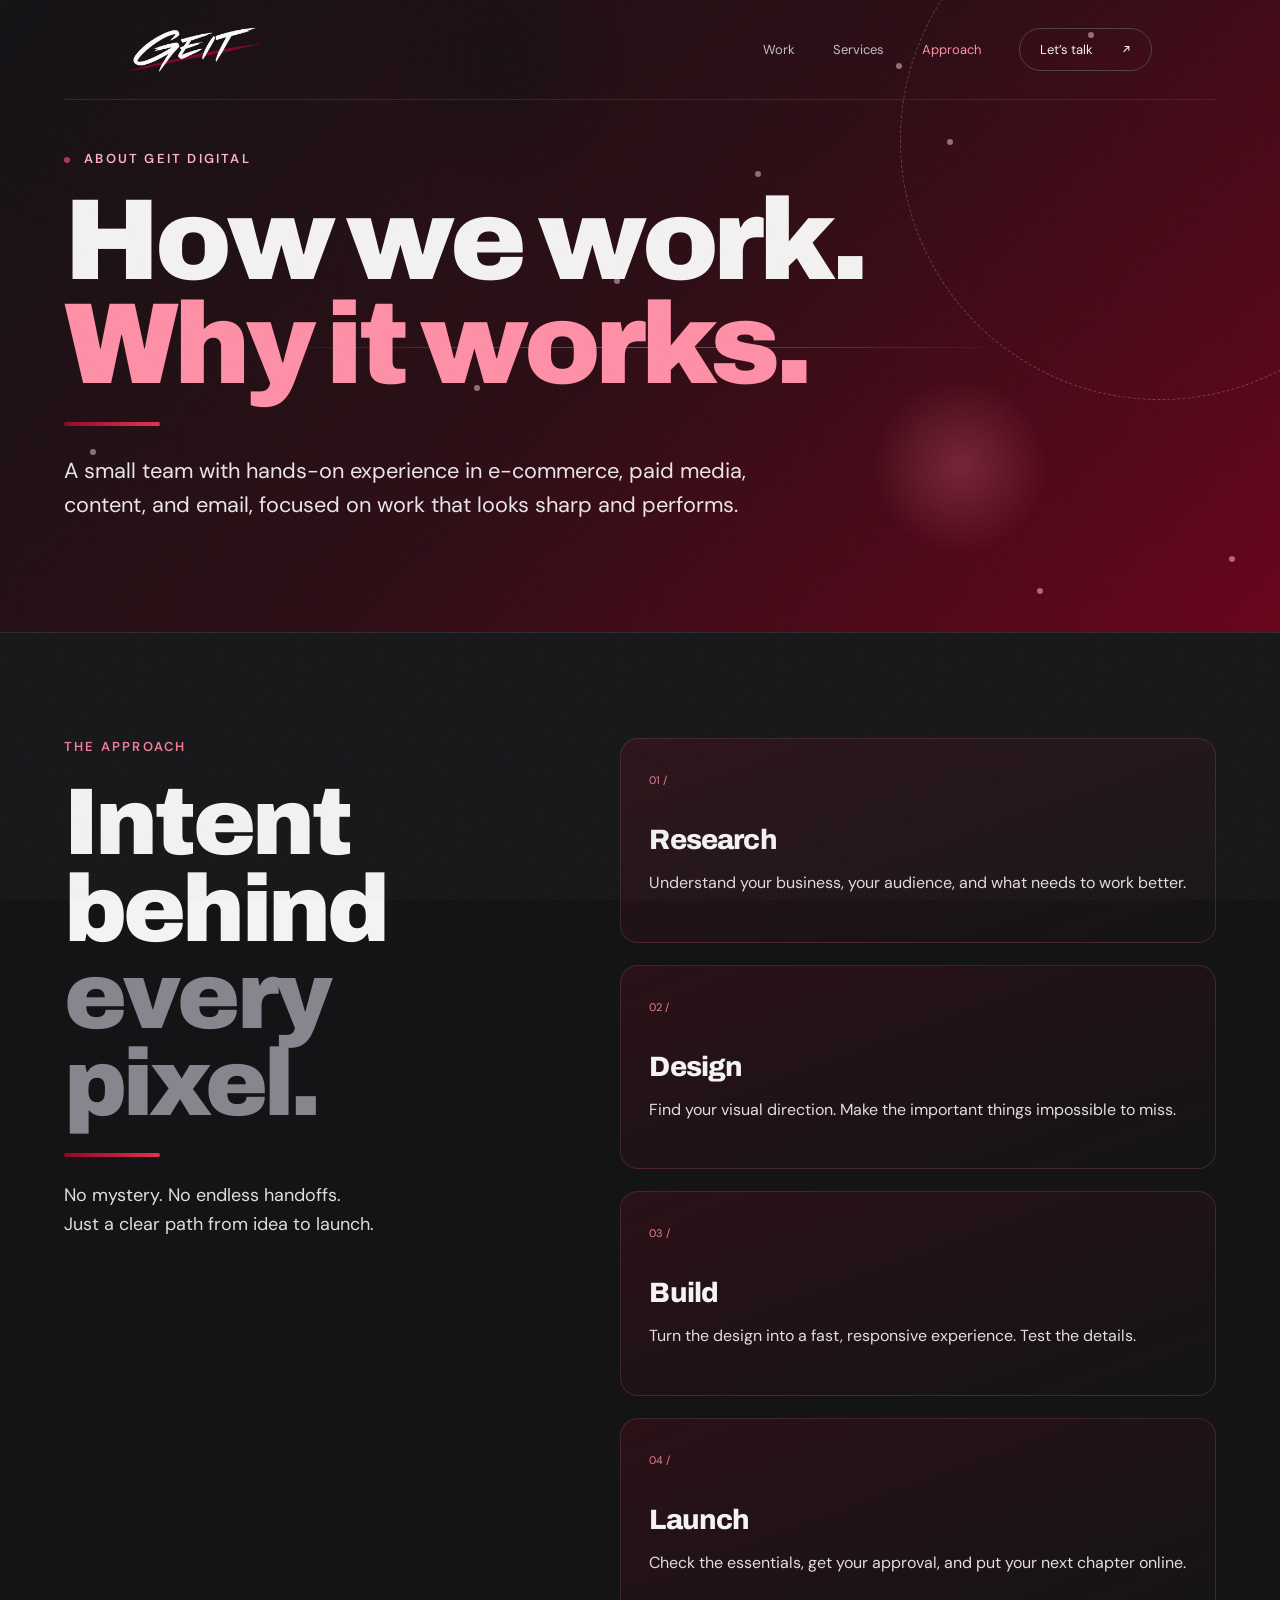
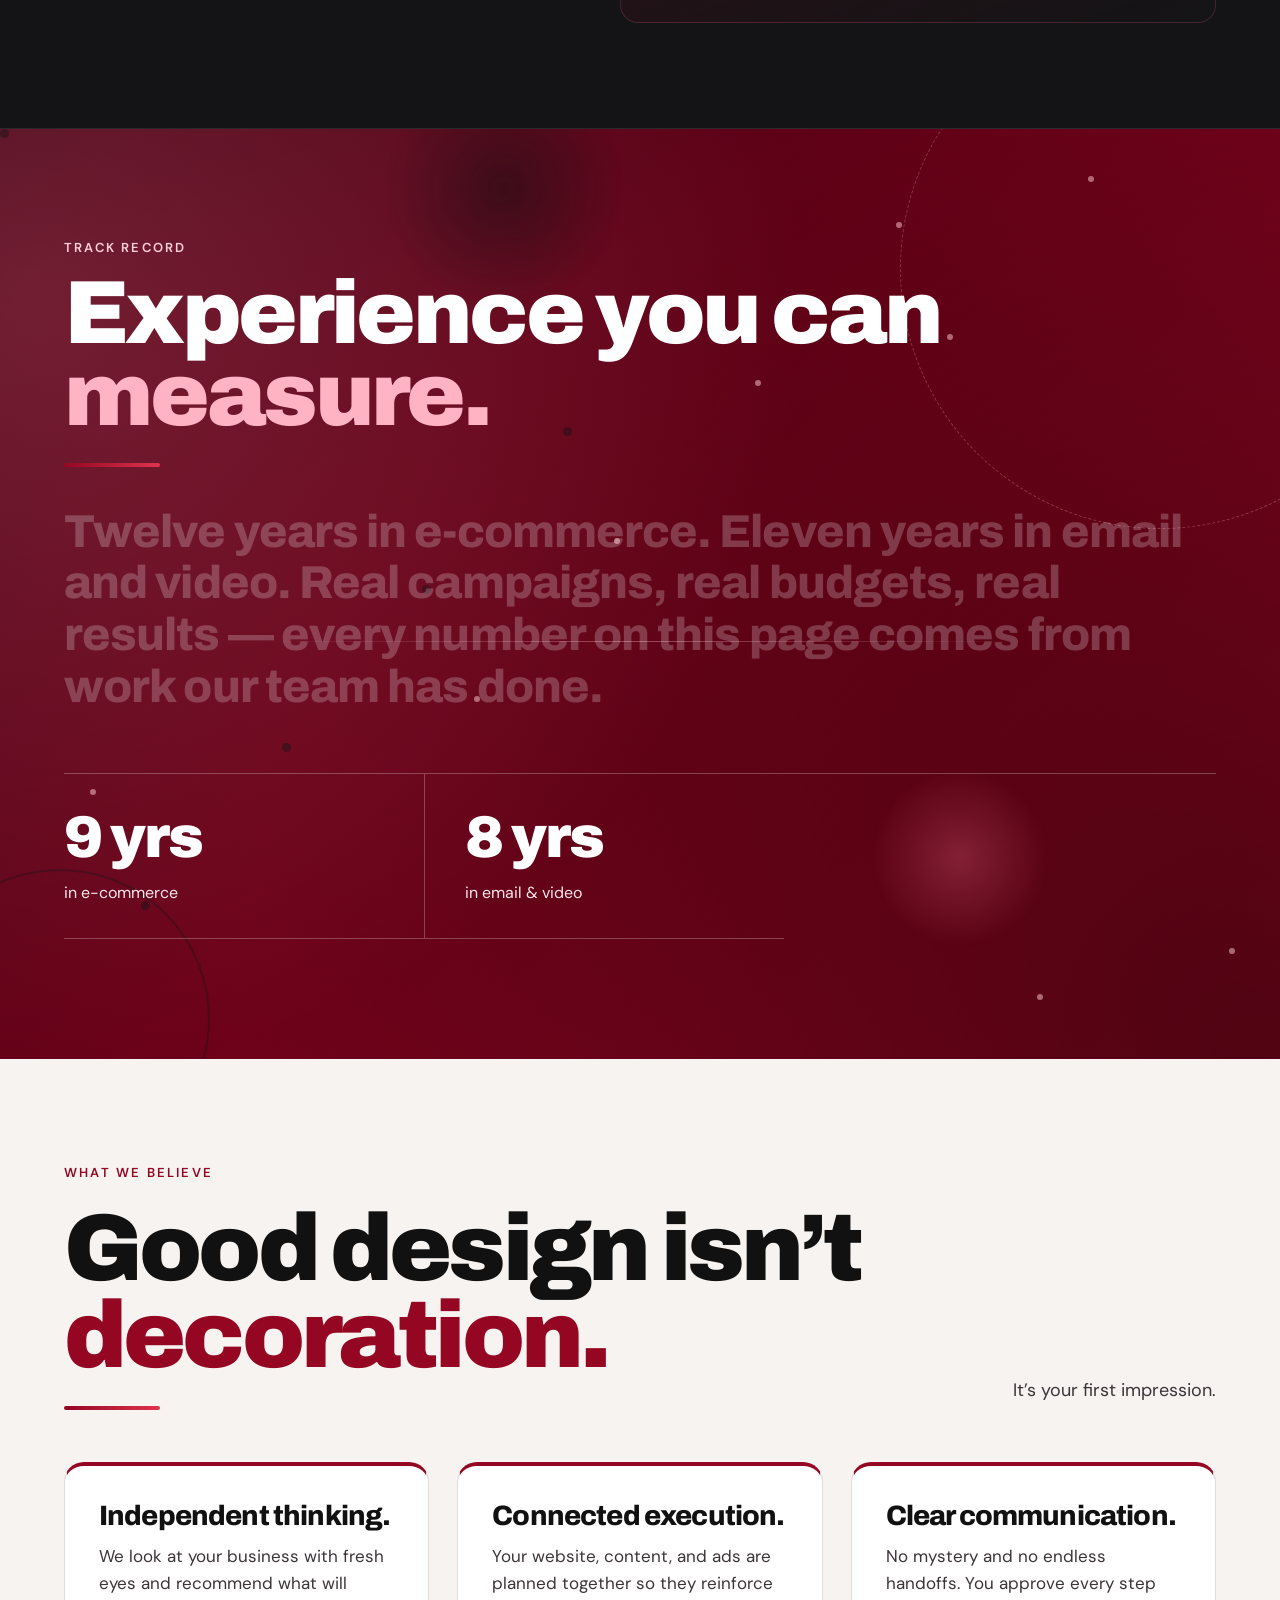
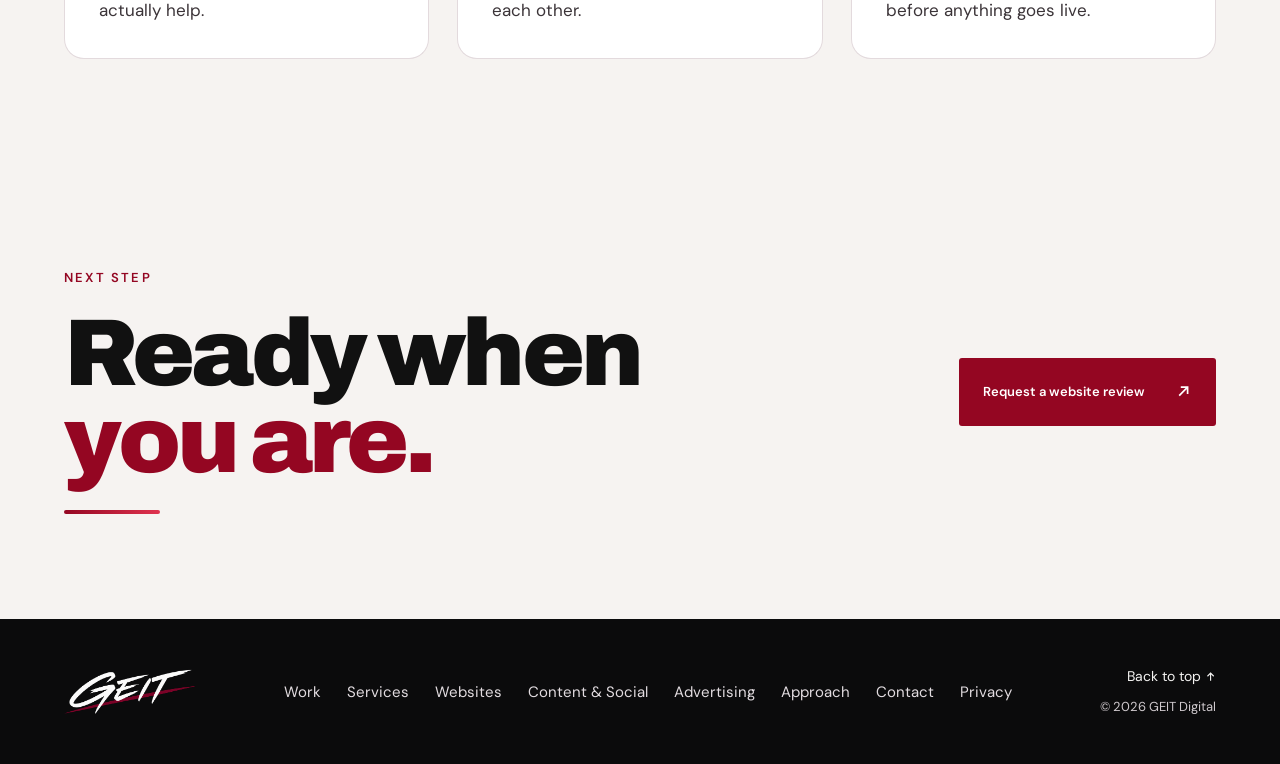
<file: approach.html>
<!doctype html>
<html lang="en"><head><meta charset="utf-8"><meta name="robots" content="noindex, nofollow"><meta name="viewport" content="width=device-width, initial-scale=1"><meta name="theme-color" content="#0b0b0c"><meta name="description" content="How GEIT Digital works: research, design, build, launch."><title>Our approach — GEIT Digital</title><link rel="icon" href="assets/geit-logo.png"><link rel="preconnect" href="https://fonts.googleapis.com"><link rel="preconnect" href="https://fonts.gstatic.com" crossorigin><link href="https://fonts.googleapis.com/css2?family=Archivo:wght@800;900&family=DM+Sans:wght@400;500;600;700&family=Space+Grotesk:wght@400;500;600;700&display=swap" rel="stylesheet"><link rel="stylesheet" href="styles.css?v=20261107f"><script src="script.js?v=20261107f" defer></script></head>
<body><a class="skip" href="#main">Skip to content</a><div class="cursor" aria-hidden="true"><span class="cursor-g">G</span></div>
<header class="header"><a class="brand" href="index.html" aria-label="GEIT Digital home"><img src="assets/geit-logo.png" width="132" height="44" alt="GEIT Marketing"></a><button class="menu-toggle" aria-expanded="false" aria-controls="site-nav" aria-label="Open menu"><span></span><span></span></button><nav id="site-nav" aria-label="Main navigation"><a href="work.html">Work</a><a href="services.html">Services</a><a class="m-only sub" href="websites.html">Websites</a><a class="m-only sub" href="content-social.html">Content &amp; Social</a><a class="m-only sub" href="advertising.html">Advertising</a><a href="approach.html" aria-current="page">Approach</a><a class="nav-cta" href="contact.html">Let’s talk <span><svg class="ico" viewBox="0 0 16 16" aria-hidden="true"><path d="M4 12 12 4M5.5 4H12v6.5" fill="none" stroke="currentColor" stroke-width="1.6"/></svg></span></a></nav></header>
<main id="main"><section class="page-hero"><p class="eyebrow"><i></i> ABOUT GEIT DIGITAL</p><h1>How we work.<br><span>Why it works.</span></h1><i class="rule" aria-hidden="true"></i><p class="page-lede">A small team with hands-on experience in e-commerce, paid media, content, and email, focused on work that looks sharp and performs.</p></section><section id="approach" class="section approach"><div class="section-heading reveal"><div><p class="eyebrow">THE APPROACH</p><h2>Intent behind<br><span>every pixel.</span></h2><i class="rule" aria-hidden="true"></i></div><p>No mystery. No endless handoffs.<br>Just a clear path from idea to launch.</p></div><div class="steps"><article class="reveal"><span>01 /</span><h3>Research</h3><p>Understand your business, your audience, and what needs to work better.</p></article><article class="reveal"><span>02 /</span><h3>Design</h3><p>Find your visual direction. Make the important things impossible to miss.</p></article><article class="reveal"><span>03 /</span><h3>Build</h3><p>Turn the design into a fast, responsive experience. Test the details.</p></article><article class="reveal"><span>04 /</span><h3>Launch</h3><p>Check the essentials, get your approval, and put your next chapter online.</p></article></div></section><section class="proof" id="proof" aria-labelledby="proof-title"><div class="proof-glow" aria-hidden="true"></div><div class="proof-inner"><div class="proof-head reveal"><p class="eyebrow">TRACK RECORD</p><h2 id="proof-title">Experience you can <span>measure.</span></h2><i class="rule" aria-hidden="true"></i></div><p class="scrub-text" data-scrub>Twelve years in e-commerce. Eleven years in email and video. Real campaigns, real budgets, real results — every number on this page comes from work our team has done.</p><div class="stats stats-2"><div class="stat reveal"><b data-count="12" data-suf=" yrs">12 yrs</b><p>in e-commerce</p></div><div class="stat reveal"><b data-count="11" data-suf=" yrs">11 yrs</b><p>in email &amp; video</p></div></div></div></section><section class="section values light"><div class="section-heading reveal"><div><p class="eyebrow">WHAT WE BELIEVE</p><h2>Good design isn’t<br><span>decoration.</span></h2><i class="rule" aria-hidden="true"></i></div><p>It’s your first impression.</p></div><div class="value-grid"><article class="reveal"><h3>Independent thinking.</h3><p>We look at your business with fresh eyes and recommend what will actually help.</p></article><article class="reveal"><h3>Connected execution.</h3><p>Your website, content, and ads are planned together so they reinforce each other.</p></article><article class="reveal"><h3>Clear communication.</h3><p>No mystery and no endless handoffs. You approve every step before anything goes live.</p></article></div></section><section class="section page-cta light"><div class="section-heading reveal"><div><p class="eyebrow">NEXT STEP</p><h2>Ready when<br><span>you are.</span></h2><i class="rule" aria-hidden="true"></i></div><a class="button" href="contact.html">Request a website review <span><svg class="ico" viewBox="0 0 16 16" aria-hidden="true"><path d="M4 12 12 4M5.5 4H12v6.5" fill="none" stroke="currentColor" stroke-width="1.6"/></svg></span></a></div></section></main><footer><a href="index.html" class="brand"><img src="assets/geit-logo.png" width="132" height="44" alt="GEIT Marketing" loading="lazy"></a><nav class="foot-nav" aria-label="Footer navigation"><a href="work.html">Work</a><a href="services.html">Services</a><a href="websites.html">Websites</a><a href="content-social.html">Content &amp; Social</a><a href="advertising.html">Advertising</a><a href="approach.html">Approach</a><a href="contact.html">Contact</a><a href="privacy.html">Privacy</a></nav><div><a href="#main">Back to top <svg class="ico" viewBox="0 0 16 16" aria-hidden="true"><path d="M8 14V3M3.5 7.5 8 3l4.5 4.5" fill="none" stroke="currentColor" stroke-width="1.6"/></svg></a><p>© 2026 GEIT Digital</p></div></footer></body></html>
</file>
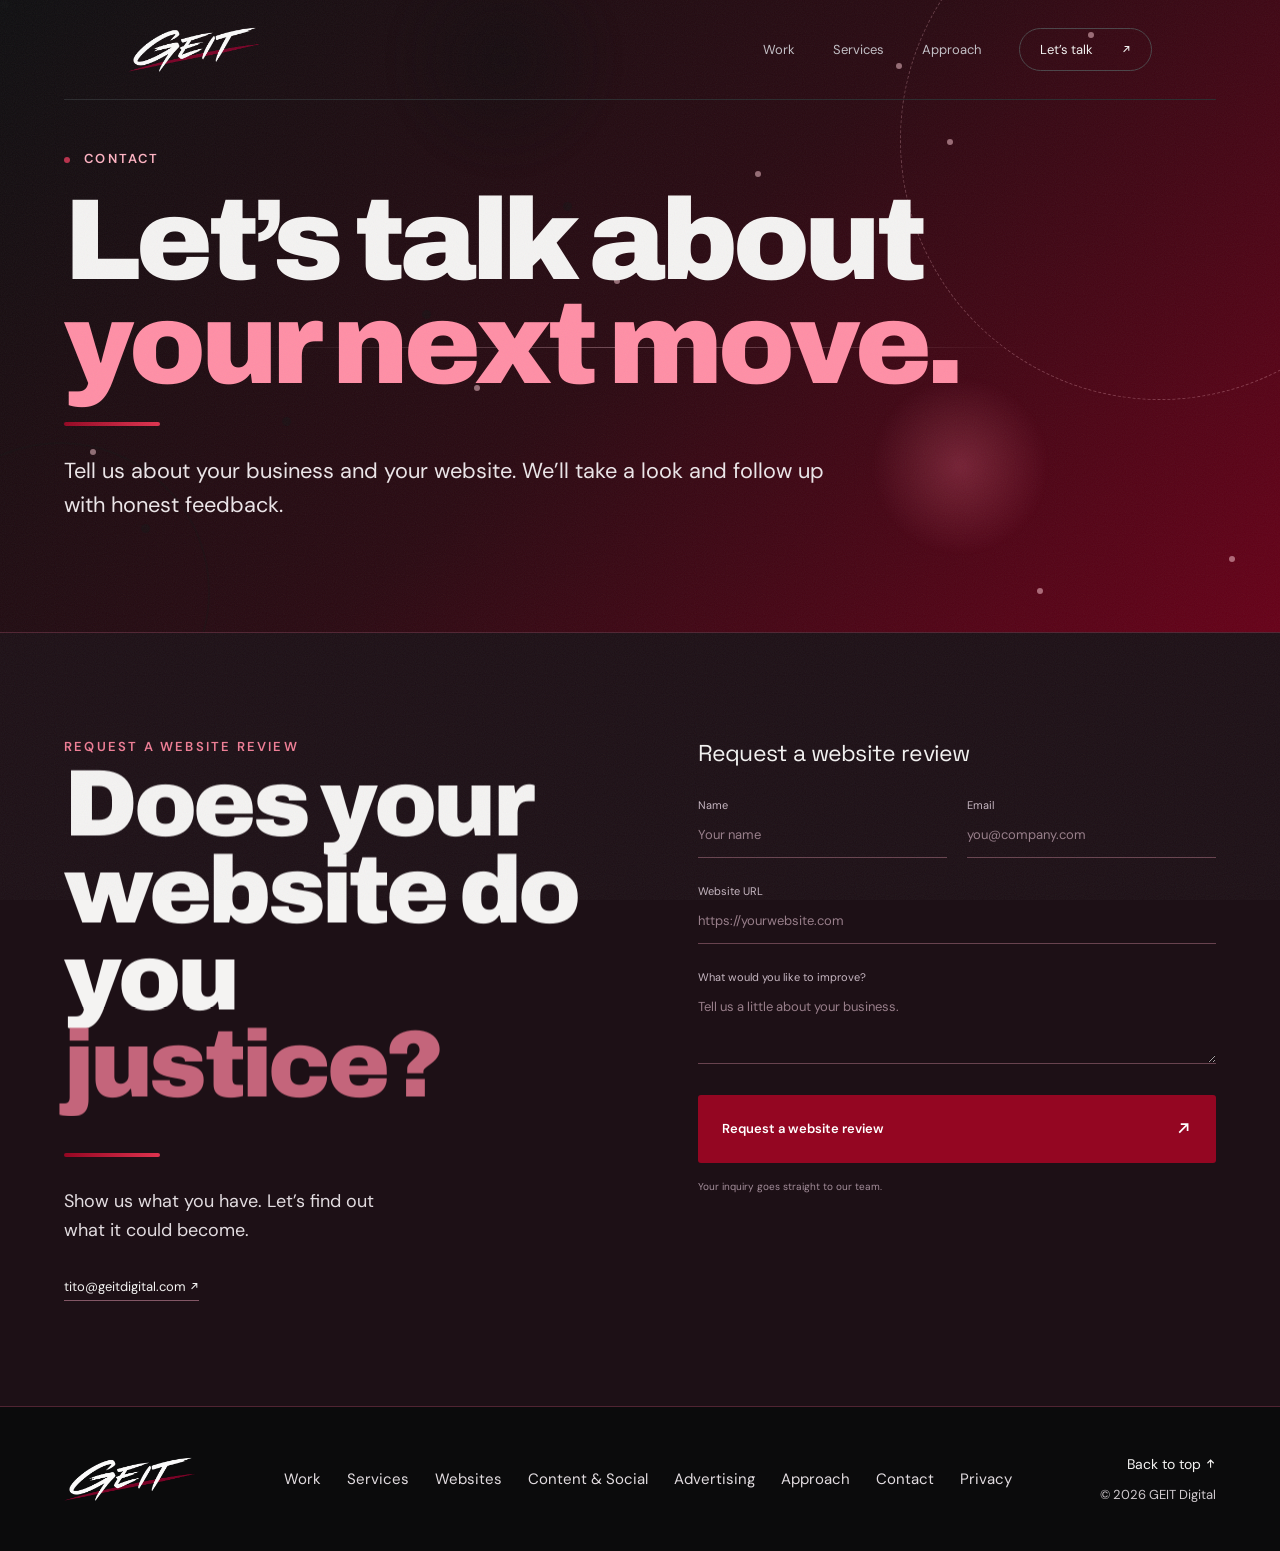
<file: contact.html>
<!doctype html>
<html lang="en"><head><meta charset="utf-8"><meta name="robots" content="noindex, nofollow"><meta name="viewport" content="width=device-width, initial-scale=1"><meta name="theme-color" content="#0b0b0c"><meta name="description" content="Request a website review from GEIT Digital."><title>Contact — GEIT Digital</title><link rel="icon" href="assets/geit-logo.png"><link rel="preconnect" href="https://fonts.googleapis.com"><link rel="preconnect" href="https://fonts.gstatic.com" crossorigin><link href="https://fonts.googleapis.com/css2?family=Archivo:wght@800;900&family=DM+Sans:wght@400;500;600;700&family=Space+Grotesk:wght@400;500;600;700&display=swap" rel="stylesheet"><link rel="stylesheet" href="styles.css?v=20261107f"><script src="script.js?v=20261107f" defer></script></head>
<body><a class="skip" href="#main">Skip to content</a><div class="cursor" aria-hidden="true"><span class="cursor-g">G</span></div>
<header class="header"><a class="brand" href="index.html" aria-label="GEIT Digital home"><img src="assets/geit-logo.png" width="132" height="44" alt="GEIT Marketing"></a><button class="menu-toggle" aria-expanded="false" aria-controls="site-nav" aria-label="Open menu"><span></span><span></span></button><nav id="site-nav" aria-label="Main navigation"><a href="work.html">Work</a><a href="services.html">Services</a><a class="m-only sub" href="websites.html">Websites</a><a class="m-only sub" href="content-social.html">Content &amp; Social</a><a class="m-only sub" href="advertising.html">Advertising</a><a href="approach.html">Approach</a><a class="nav-cta" href="contact.html">Let’s talk <span><svg class="ico" viewBox="0 0 16 16" aria-hidden="true"><path d="M4 12 12 4M5.5 4H12v6.5" fill="none" stroke="currentColor" stroke-width="1.6"/></svg></span></a></nav></header>
<main id="main"><section class="page-hero"><p class="eyebrow"><i></i> CONTACT</p><h1>Let’s talk about<br><span>your next move.</span></h1><i class="rule" aria-hidden="true"></i><p class="page-lede">Tell us about your business and your website. We’ll take a look and follow up with honest feedback.</p></section><section class="section review" id="review"><div class="review-copy reveal"><p class="eyebrow">REQUEST A WEBSITE REVIEW</p><h2>Does your<br>website do<br>you <em>justice?</em></h2><i class="rule" aria-hidden="true"></i><p>Show us what you have. Let’s find out<br>what it could become.</p><a href="mailto:tito@geitdigital.com">tito@geitdigital.com <svg class="ico" viewBox="0 0 16 16" aria-hidden="true"><path d="M4 12 12 4M5.5 4H12v6.5" fill="none" stroke="currentColor" stroke-width="1.6"/></svg></a></div><form id="review-form" class="reveal" action="https://formspree.io/f/xvkknqyy" method="POST"><input type="hidden" name="_subject" value="New inquiry from geitdigital.com"><p class="form-intro">Request a website review</p><div class="form-grid"><label>Name<input name="name" autocomplete="name" required placeholder="Your name"></label><label>Email<input name="email" type="email" autocomplete="email" required placeholder="you@company.com"></label></div><label>Website URL<input name="website" type="url" placeholder="https://yourwebsite.com" required></label><label>What would you like to improve?<textarea name="message" rows="3" placeholder="Tell us a little about your business."></textarea></label><button class="button" id="review-submit" type="submit">Request a website review <span><svg class="ico" viewBox="0 0 16 16" aria-hidden="true"><path d="M4 12 12 4M5.5 4H12v6.5" fill="none" stroke="currentColor" stroke-width="1.6"/></svg></span></button><p class="prototype-note">Your inquiry goes straight to our team.</p><p id="form-status" role="status" aria-live="polite"></p></form></section></main><footer><a href="index.html" class="brand"><img src="assets/geit-logo.png" width="132" height="44" alt="GEIT Marketing" loading="lazy"></a><nav class="foot-nav" aria-label="Footer navigation"><a href="work.html">Work</a><a href="services.html">Services</a><a href="websites.html">Websites</a><a href="content-social.html">Content &amp; Social</a><a href="advertising.html">Advertising</a><a href="approach.html">Approach</a><a href="contact.html" aria-current="page">Contact</a><a href="privacy.html">Privacy</a></nav><div><a href="#main">Back to top <svg class="ico" viewBox="0 0 16 16" aria-hidden="true"><path d="M8 14V3M3.5 7.5 8 3l4.5 4.5" fill="none" stroke="currentColor" stroke-width="1.6"/></svg></a><p>© 2026 GEIT Digital</p></div></footer></body></html>
</file>
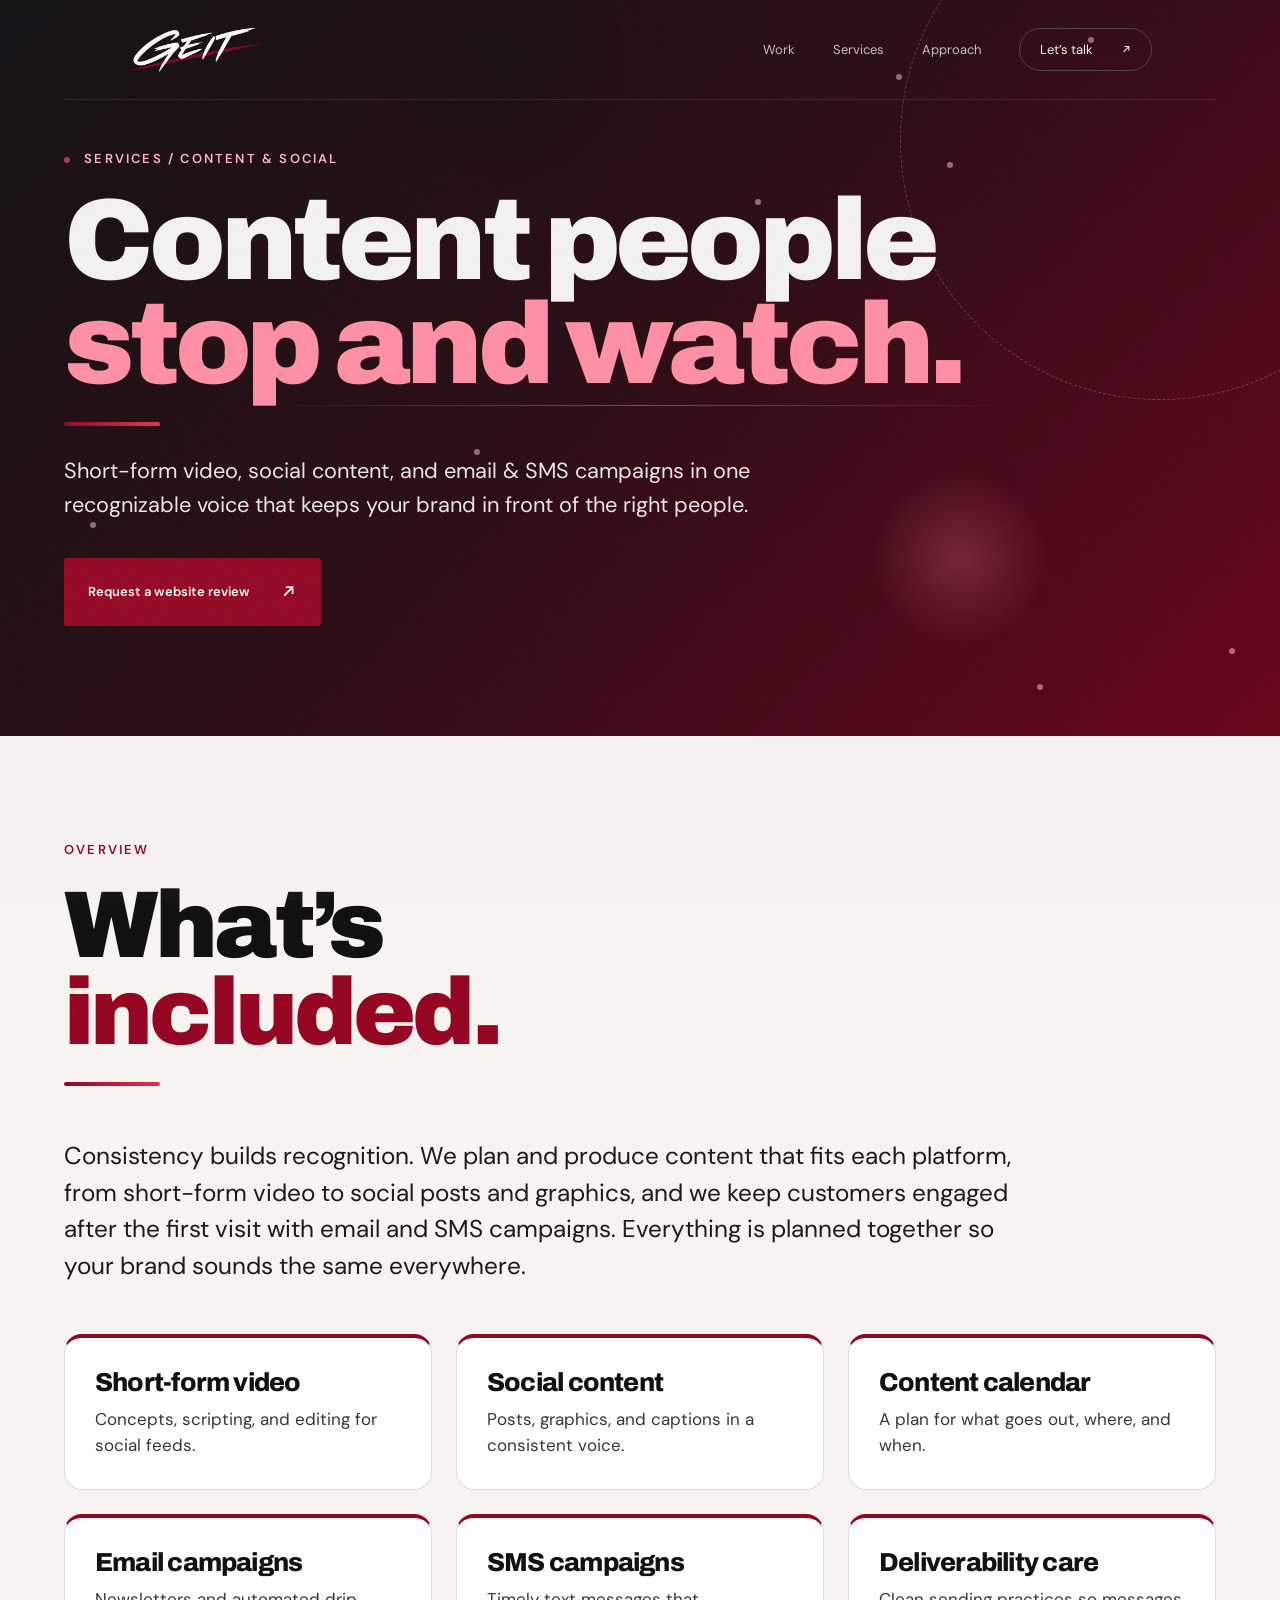
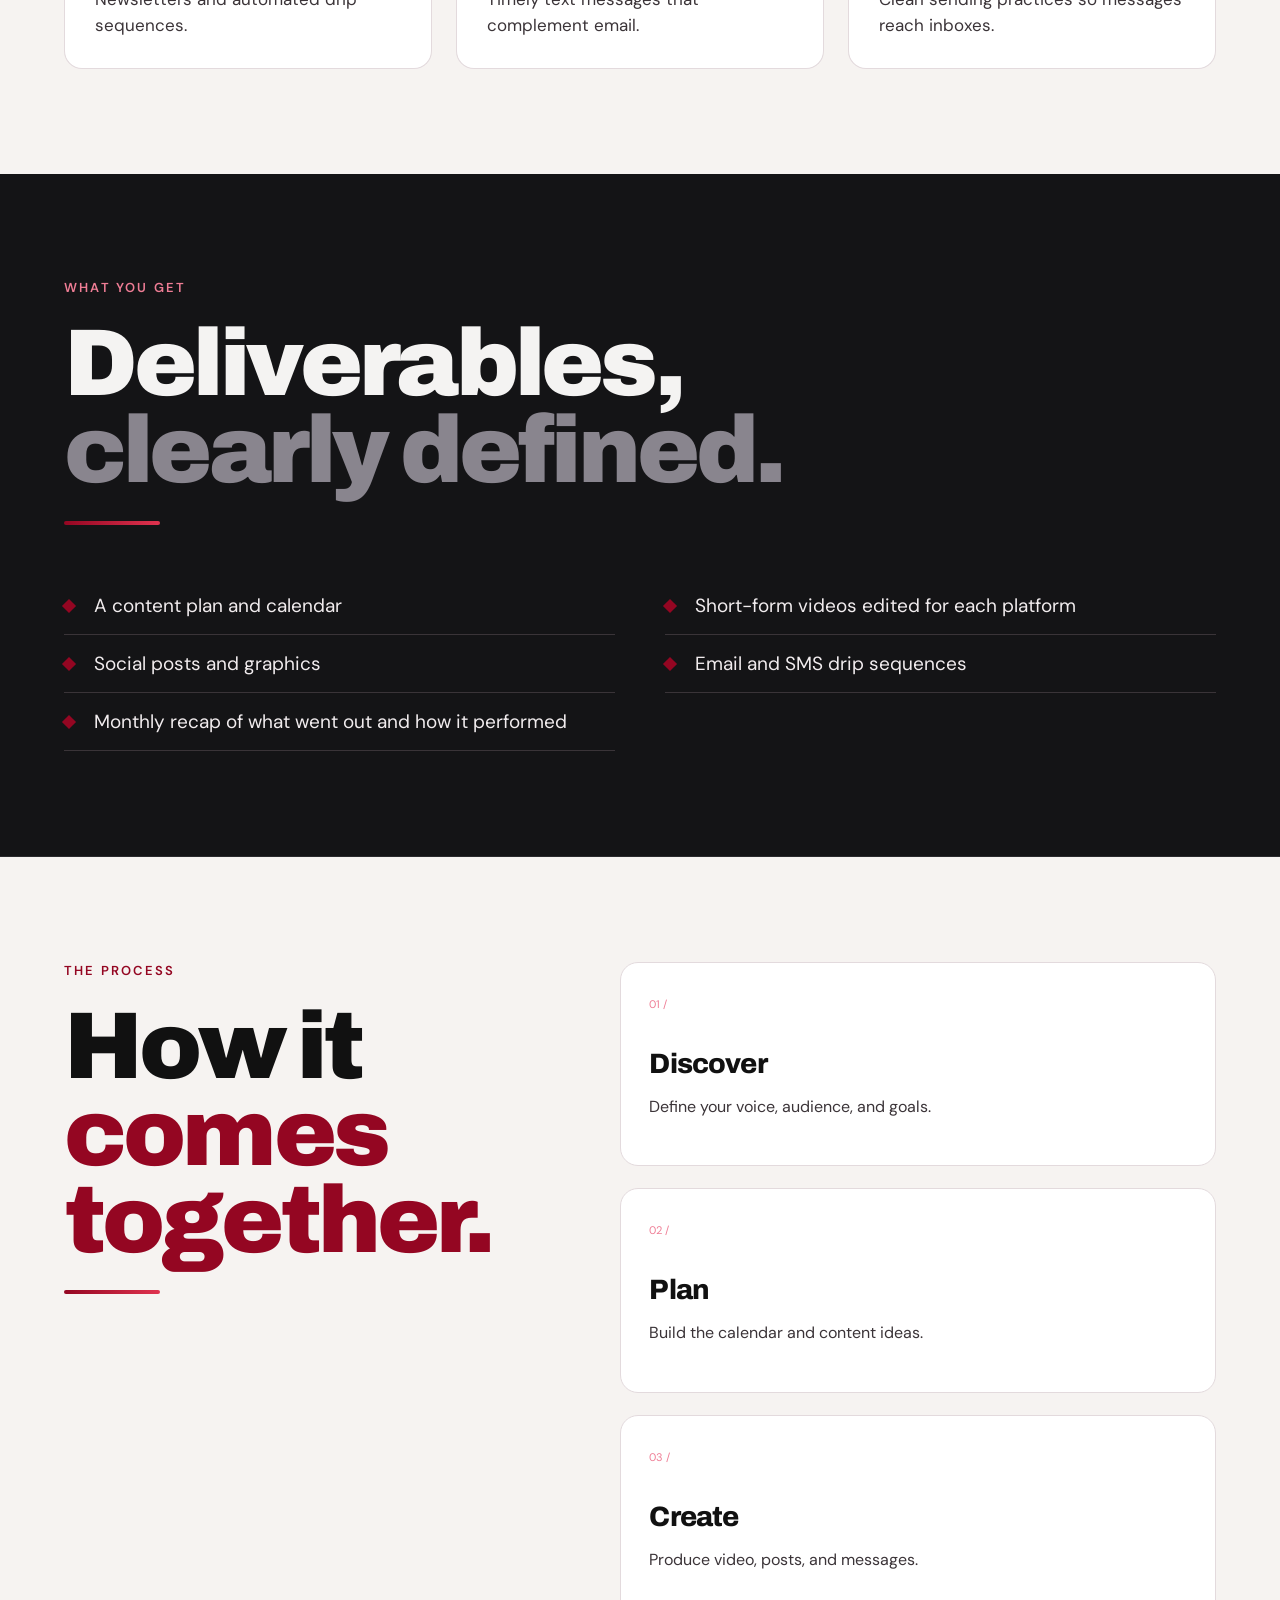
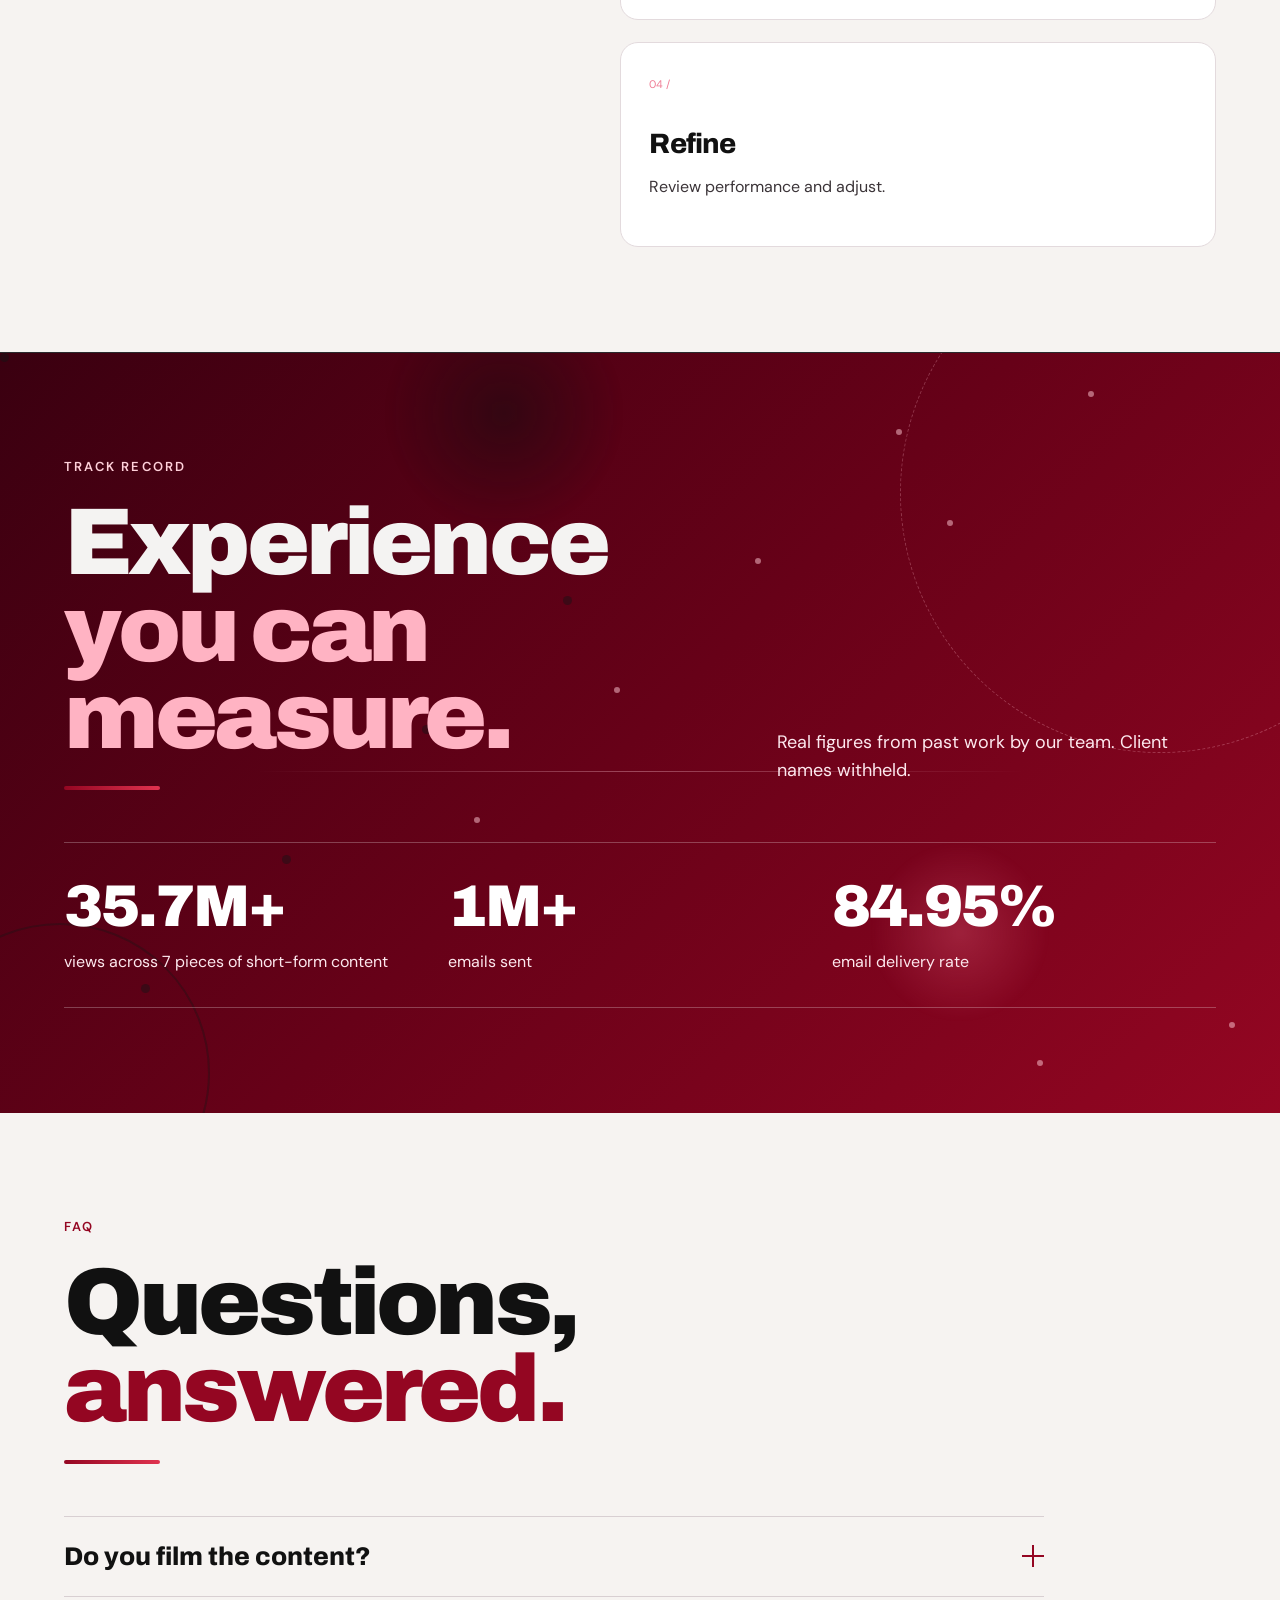
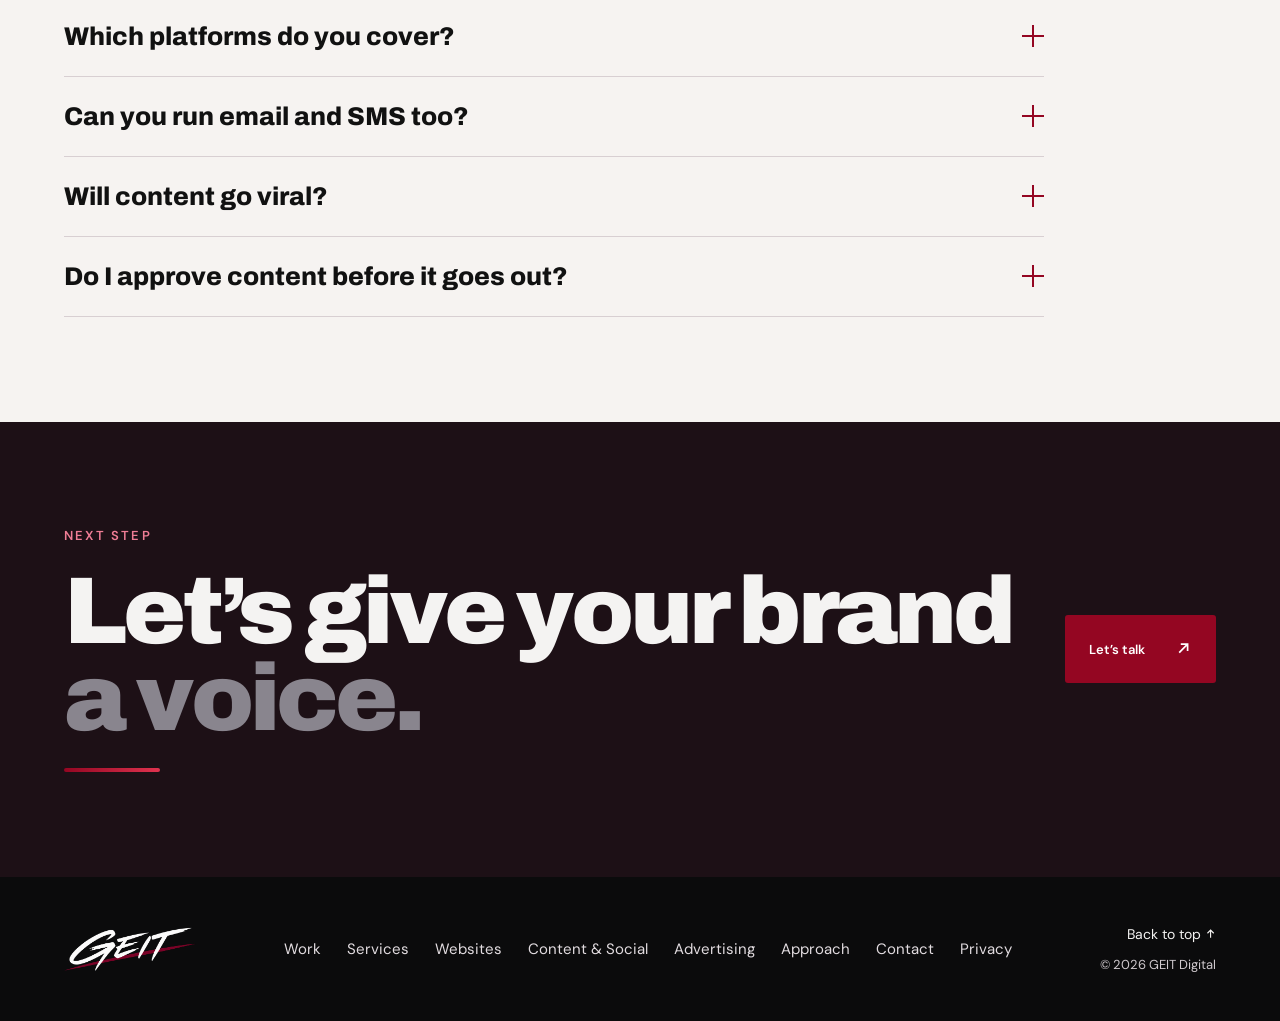
<file: content-social.html>
<!doctype html>
<html lang="en"><head><meta charset="utf-8"><meta name="robots" content="noindex, nofollow"><meta name="viewport" content="width=device-width, initial-scale=1"><meta name="theme-color" content="#0b0b0c"><meta name="description" content="Short-form video, social content, and email & SMS from GEIT Digital."><title>Content & Social — GEIT Digital</title><link rel="icon" href="assets/geit-logo.png"><link rel="preconnect" href="https://fonts.googleapis.com"><link rel="preconnect" href="https://fonts.gstatic.com" crossorigin><link href="https://fonts.googleapis.com/css2?family=Archivo:wght@800;900&family=DM+Sans:wght@400;500;600;700&family=Space+Grotesk:wght@400;500;600;700&display=swap" rel="stylesheet"><link rel="stylesheet" href="styles.css?v=20261107f"><script src="script.js?v=20261107f" defer></script></head>
<body><a class="skip" href="#main">Skip to content</a><div class="cursor" aria-hidden="true"><span class="cursor-g">G</span></div>
<header class="header"><a class="brand" href="index.html" aria-label="GEIT Digital home"><img src="assets/geit-logo.png" width="132" height="44" alt="GEIT Marketing"></a><button class="menu-toggle" aria-expanded="false" aria-controls="site-nav" aria-label="Open menu"><span></span><span></span></button><nav id="site-nav" aria-label="Main navigation"><a href="work.html">Work</a><a href="services.html">Services</a><a class="m-only sub" href="websites.html">Websites</a><a class="m-only sub" href="content-social.html" aria-current="page">Content &amp; Social</a><a class="m-only sub" href="advertising.html">Advertising</a><a href="approach.html">Approach</a><a class="nav-cta" href="contact.html">Let’s talk <span><svg class="ico" viewBox="0 0 16 16" aria-hidden="true"><path d="M4 12 12 4M5.5 4H12v6.5" fill="none" stroke="currentColor" stroke-width="1.6"/></svg></span></a></nav></header>
<main id="main"><section class="page-hero"><p class="eyebrow"><i></i> SERVICES / CONTENT & SOCIAL</p><h1>Content people<br><span>stop and watch.</span></h1><i class="rule" aria-hidden="true"></i><p class="page-lede">Short-form video, social content, and email & SMS campaigns in one recognizable voice that keeps your brand in front of the right people.</p><div class="hero-actions"><a class="button" href="contact.html">Request a website review <span><svg class="ico" viewBox="0 0 16 16" aria-hidden="true"><path d="M4 12 12 4M5.5 4H12v6.5" fill="none" stroke="currentColor" stroke-width="1.6"/></svg></span></a></div></section><section class="section light svc-overview"><div class="section-heading reveal"><div><p class="eyebrow">OVERVIEW</p><h2>What’s<br><span>included.</span></h2><i class="rule" aria-hidden="true"></i></div></div><p class="overview-text reveal">Consistency builds recognition. We plan and produce content that fits each platform, from short-form video to social posts and graphics, and we keep customers engaged after the first visit with email and SMS campaigns. Everything is planned together so your brand sounds the same everywhere.</p><div class="inc-grid"><article class="inc-card reveal"><h3>Short-form video</h3><p>Concepts, scripting, and editing for social feeds.</p></article><article class="inc-card reveal"><h3>Social content</h3><p>Posts, graphics, and captions in a consistent voice.</p></article><article class="inc-card reveal"><h3>Content calendar</h3><p>A plan for what goes out, where, and when.</p></article><article class="inc-card reveal"><h3>Email campaigns</h3><p>Newsletters and automated drip sequences.</p></article><article class="inc-card reveal"><h3>SMS campaigns</h3><p>Timely text messages that complement email.</p></article><article class="inc-card reveal"><h3>Deliverability care</h3><p>Clean sending practices so messages reach inboxes.</p></article></div></section><section class="section deliv"><div class="section-heading reveal"><div><p class="eyebrow">WHAT YOU GET</p><h2>Deliverables,<br><span>clearly defined.</span></h2><i class="rule" aria-hidden="true"></i></div></div><ul class="svc-list deliv-list"><li>A content plan and calendar</li><li>Short-form videos edited for each platform</li><li>Social posts and graphics</li><li>Email and SMS drip sequences</li><li>Monthly recap of what went out and how it performed</li></ul></section><section class="section approach light svc-process"><div class="section-heading reveal"><div><p class="eyebrow">THE PROCESS</p><h2>How it<br><span>comes together.</span></h2><i class="rule" aria-hidden="true"></i></div></div><div class="steps"><article class="reveal"><span>01 /</span><h3>Discover</h3><p>Define your voice, audience, and goals.</p></article><article class="reveal"><span>02 /</span><h3>Plan</h3><p>Build the calendar and content ideas.</p></article><article class="reveal"><span>03 /</span><h3>Create</h3><p>Produce video, posts, and messages.</p></article><article class="reveal"><span>04 /</span><h3>Refine</h3><p>Review performance and adjust.</p></article></div></section><section class="section svc-proof"><div class="section-heading reveal"><div><p class="eyebrow">TRACK RECORD</p><h2>Experience<br><span>you can measure.</span></h2><i class="rule" aria-hidden="true"></i></div><p>Real figures from past work by our team. Client names withheld.</p></div><div class="stats stats-n"><div class="stat reveal"><b data-count="41.9" data-dec="1" data-suf="M+">41.9M+</b><p>views across 7 pieces of short-form content</p></div><div class="stat reveal"><b data-count="1" data-suf="M+">1M+</b><p>emails sent</p></div><div class="stat reveal"><b data-count="99.85" data-dec="2" data-suf="%">99.85%</b><p>email delivery rate</p></div></div></section><section class="section light faqs"><div class="section-heading reveal"><div><p class="eyebrow">FAQ</p><h2>Questions,<br><span>answered.</span></h2><i class="rule" aria-hidden="true"></i></div></div><div class="faq-list"><details class="faq reveal"><summary>Do you film the content?<i aria-hidden="true"></i></summary><p>It depends on the project. We can plan and edit content you capture, or help coordinate production.</p></details><details class="faq reveal"><summary>Which platforms do you cover?<i aria-hidden="true"></i></summary><p>We focus on the platforms where your audience spends time, such as Instagram, Facebook, and TikTok.</p></details><details class="faq reveal"><summary>Can you run email and SMS too?<i aria-hidden="true"></i></summary><p>Yes. Email and SMS drip campaigns are part of this service.</p></details><details class="faq reveal"><summary>Will content go viral?<i aria-hidden="true"></i></summary><p>No one can promise that. We focus on content that is consistent, on-brand, and built for each platform.</p></details><details class="faq reveal"><summary>Do I approve content before it goes out?<i aria-hidden="true"></i></summary><p>Yes. Nothing is published without your approval.</p></details></div></section><section class="section page-cta"><div class="section-heading reveal"><div><p class="eyebrow">NEXT STEP</p><h2>Let’s give your brand<br><span>a voice.</span></h2><i class="rule" aria-hidden="true"></i></div><a class="button" href="contact.html">Let’s talk <span><svg class="ico" viewBox="0 0 16 16" aria-hidden="true"><path d="M4 12 12 4M5.5 4H12v6.5" fill="none" stroke="currentColor" stroke-width="1.6"/></svg></span></a></div></section></main><footer><a href="index.html" class="brand"><img src="assets/geit-logo.png" width="132" height="44" alt="GEIT Marketing" loading="lazy"></a><nav class="foot-nav" aria-label="Footer navigation"><a href="work.html">Work</a><a href="services.html">Services</a><a href="websites.html">Websites</a><a href="content-social.html" aria-current="page">Content &amp; Social</a><a href="advertising.html">Advertising</a><a href="approach.html">Approach</a><a href="contact.html">Contact</a><a href="privacy.html">Privacy</a></nav><div><a href="#main">Back to top <svg class="ico" viewBox="0 0 16 16" aria-hidden="true"><path d="M8 14V3M3.5 7.5 8 3l4.5 4.5" fill="none" stroke="currentColor" stroke-width="1.6"/></svg></a><p>© 2026 GEIT Digital</p></div></footer></body></html>
</file>
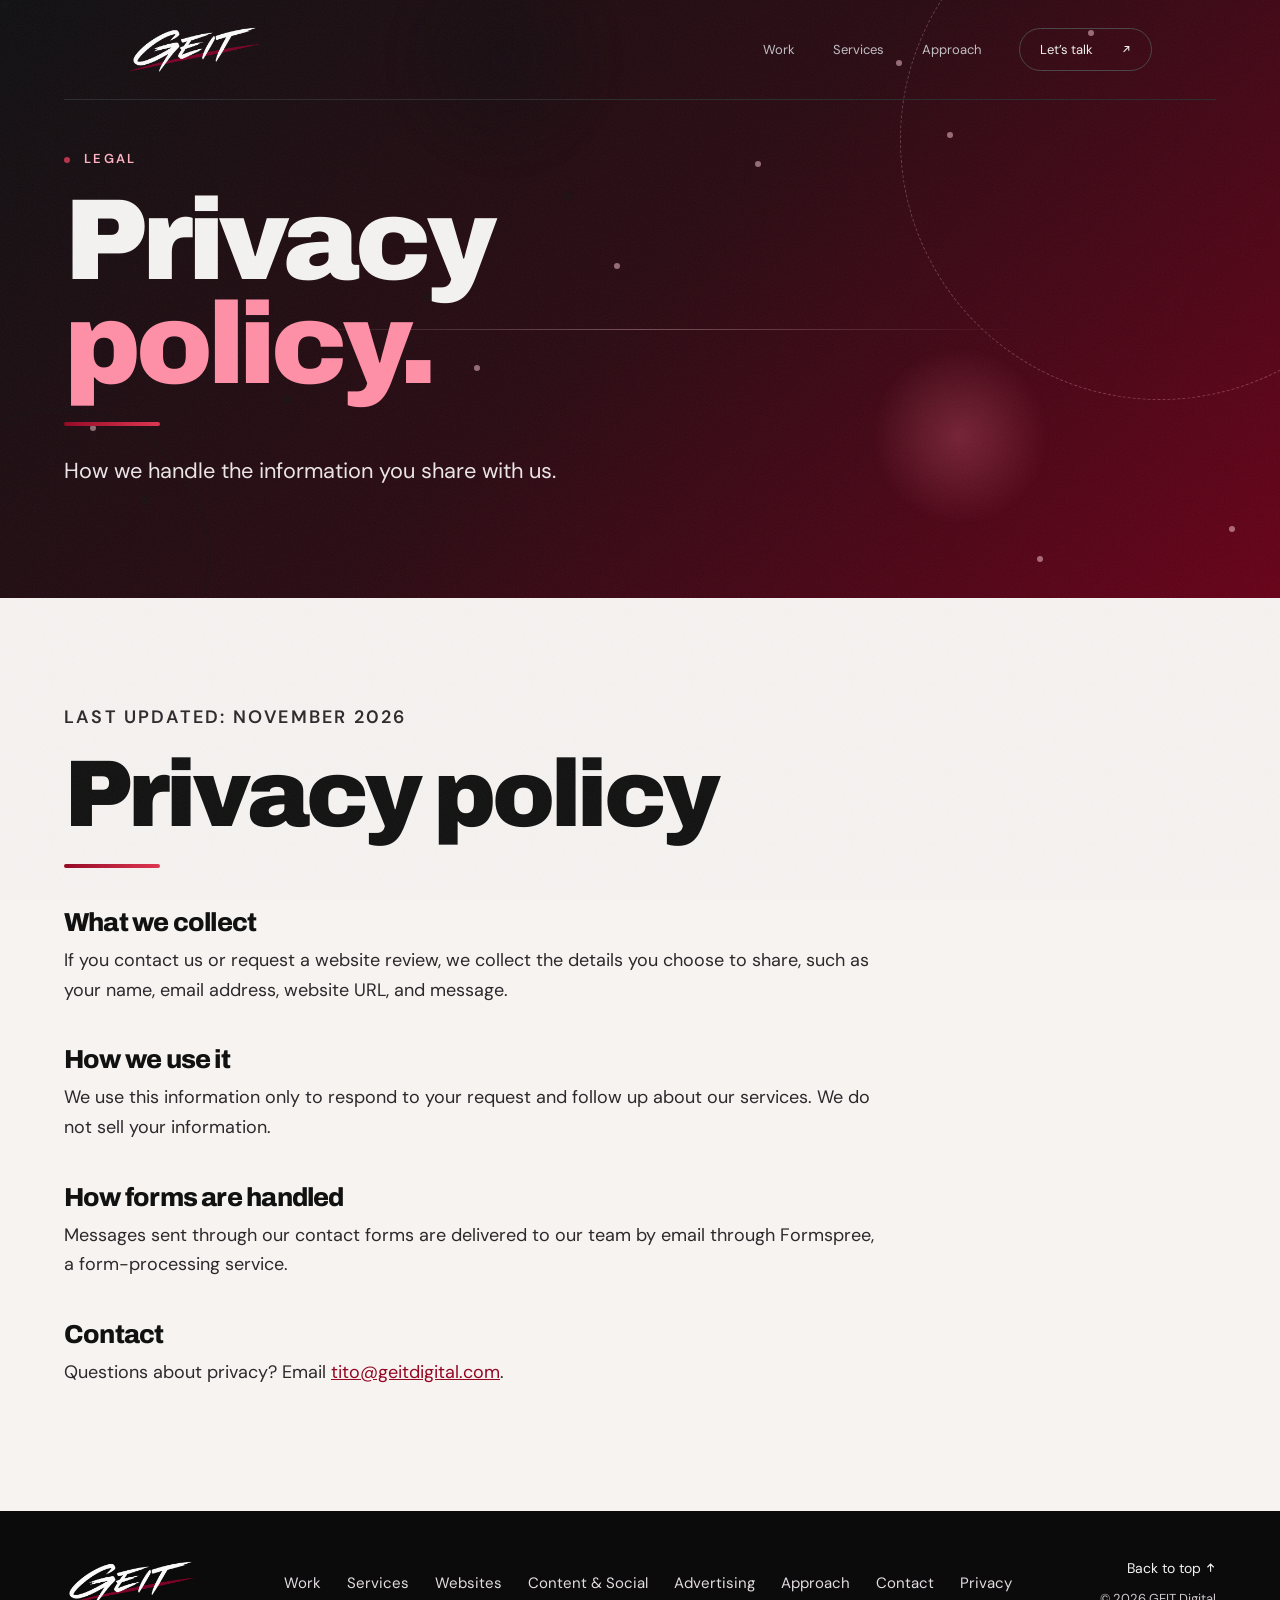
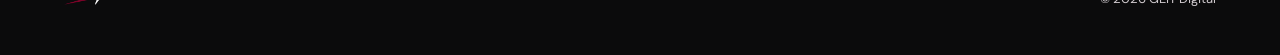
<file: privacy.html>
<!doctype html>
<html lang="en"><head><meta charset="utf-8"><meta name="robots" content="noindex, nofollow"><meta name="viewport" content="width=device-width, initial-scale=1"><meta name="theme-color" content="#0b0b0c"><meta name="description" content="Privacy policy for GEIT Digital."><title>Privacy policy — GEIT Digital</title><link rel="icon" href="assets/geit-logo.png"><link rel="preconnect" href="https://fonts.googleapis.com"><link rel="preconnect" href="https://fonts.gstatic.com" crossorigin><link href="https://fonts.googleapis.com/css2?family=Archivo:wght@800;900&family=DM+Sans:wght@400;500;600;700&family=Space+Grotesk:wght@400;500;600;700&display=swap" rel="stylesheet"><link rel="stylesheet" href="styles.css?v=20261107f"><script src="script.js?v=20261107f" defer></script></head>
<body><a class="skip" href="#main">Skip to content</a><div class="cursor" aria-hidden="true"><span class="cursor-g">G</span></div>
<header class="header"><a class="brand" href="index.html" aria-label="GEIT Digital home"><img src="assets/geit-logo.png" width="132" height="44" alt="GEIT Marketing"></a><button class="menu-toggle" aria-expanded="false" aria-controls="site-nav" aria-label="Open menu"><span></span><span></span></button><nav id="site-nav" aria-label="Main navigation"><a href="work.html">Work</a><a href="services.html">Services</a><a class="m-only sub" href="websites.html">Websites</a><a class="m-only sub" href="content-social.html">Content &amp; Social</a><a class="m-only sub" href="advertising.html">Advertising</a><a href="approach.html">Approach</a><a class="nav-cta" href="contact.html">Let’s talk <span><svg class="ico" viewBox="0 0 16 16" aria-hidden="true"><path d="M4 12 12 4M5.5 4H12v6.5" fill="none" stroke="currentColor" stroke-width="1.6"/></svg></span></a></nav></header>
<main id="main"><section class="page-hero"><p class="eyebrow"><i></i> LEGAL</p><h1>Privacy<br><span>policy.</span></h1><i class="rule" aria-hidden="true"></i><p class="page-lede">How we handle the information you share with us.</p></section><section class="section legal light"><div class="legal-body reveal"><p class="eyebrow">LAST UPDATED: NOVEMBER 2026</p><h2>Privacy policy</h2><i class="rule" aria-hidden="true"></i><h3>What we collect</h3><p>If you contact us or request a website review, we collect the details you choose to share, such as your name, email address, website URL, and message.</p><h3>How we use it</h3><p>We use this information only to respond to your request and follow up about our services. We do not sell your information.</p><h3>How forms are handled</h3><p>Messages sent through our contact forms are delivered to our team by email through Formspree, a form-processing service.</p><h3>Contact</h3><p>Questions about privacy? Email <a href="mailto:tito@geitdigital.com">tito@geitdigital.com</a>.</p></div></section></main><footer><a href="index.html" class="brand"><img src="assets/geit-logo.png" width="132" height="44" alt="GEIT Marketing" loading="lazy"></a><nav class="foot-nav" aria-label="Footer navigation"><a href="work.html">Work</a><a href="services.html">Services</a><a href="websites.html">Websites</a><a href="content-social.html">Content &amp; Social</a><a href="advertising.html">Advertising</a><a href="approach.html">Approach</a><a href="contact.html">Contact</a><a href="privacy.html" aria-current="page">Privacy</a></nav><div><a href="#main">Back to top <svg class="ico" viewBox="0 0 16 16" aria-hidden="true"><path d="M8 14V3M3.5 7.5 8 3l4.5 4.5" fill="none" stroke="currentColor" stroke-width="1.6"/></svg></a><p>© 2026 GEIT Digital</p></div></footer></body></html>
</file>
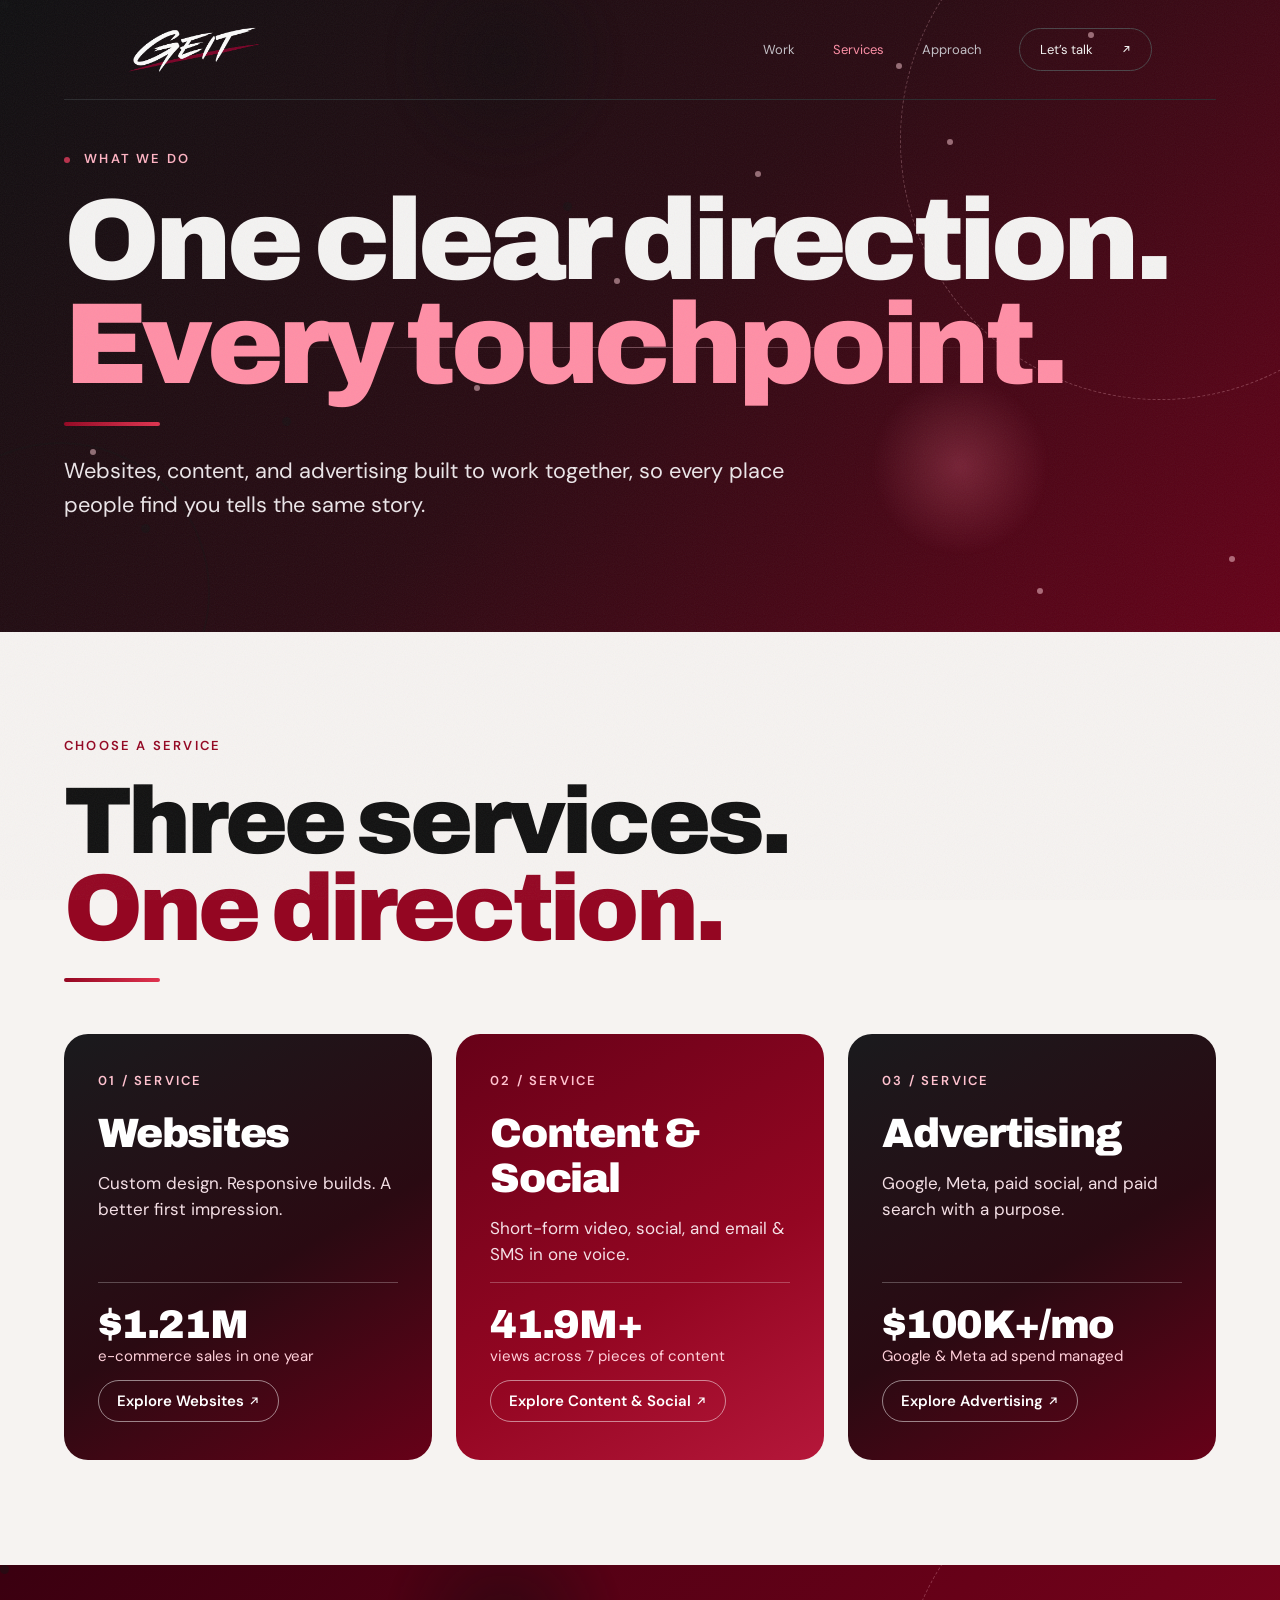
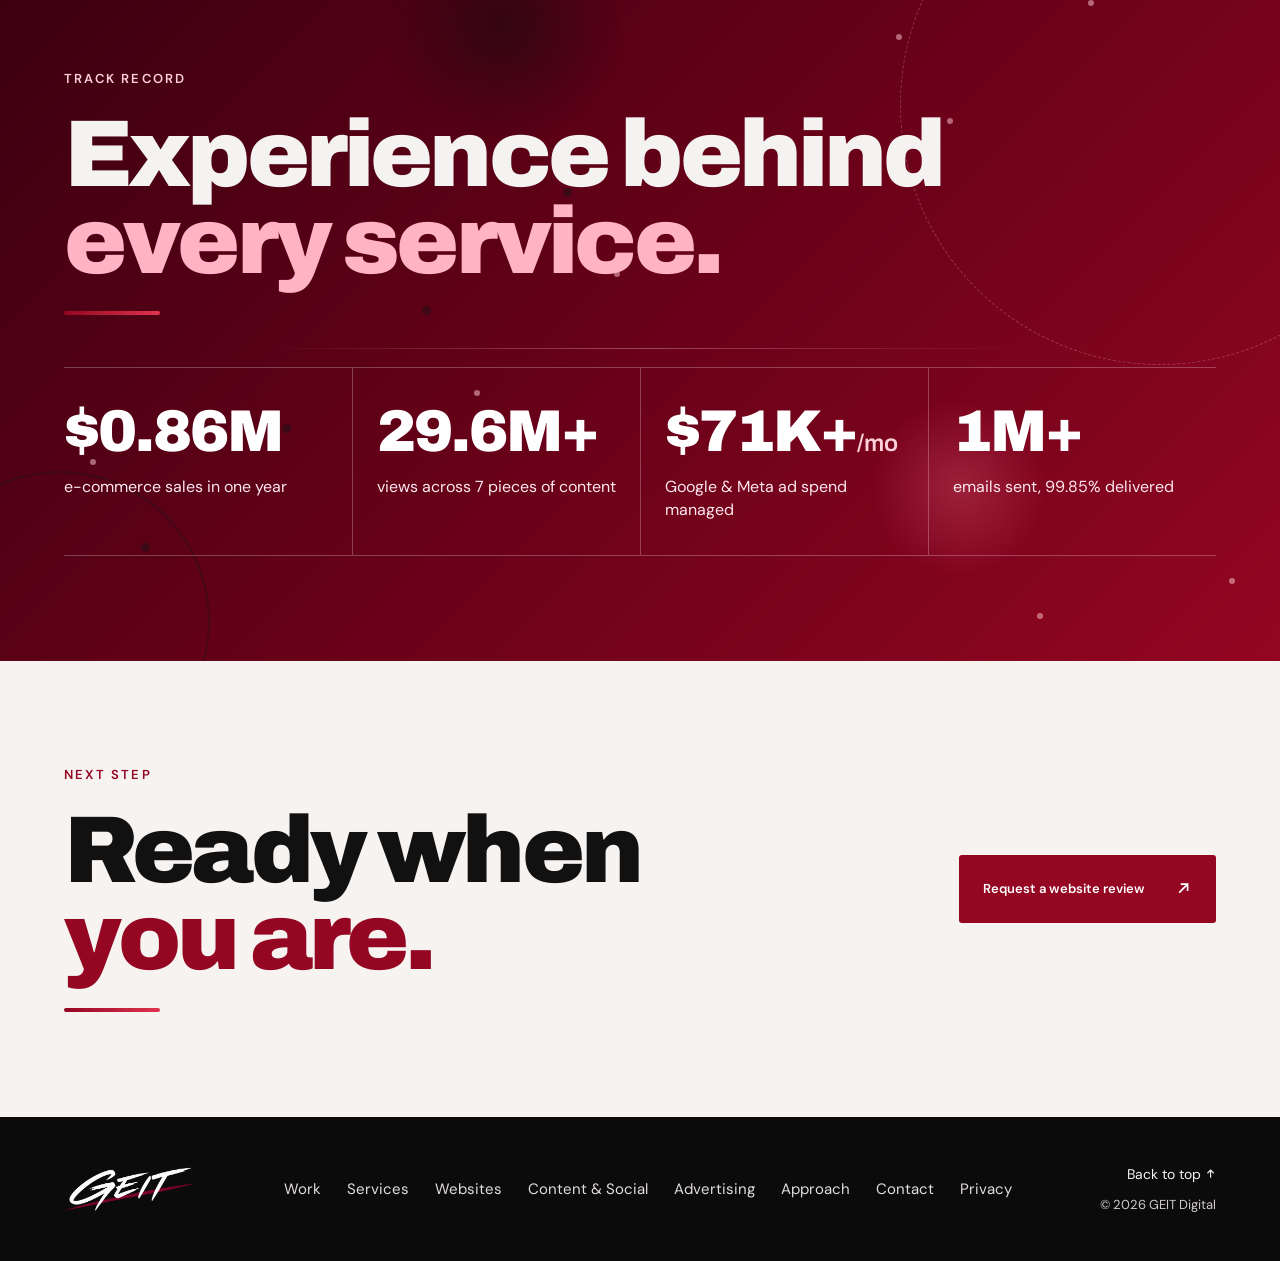
<file: services.html>
<!doctype html>
<html lang="en"><head><meta charset="utf-8"><meta name="robots" content="noindex, nofollow"><meta name="viewport" content="width=device-width, initial-scale=1"><meta name="theme-color" content="#0b0b0c"><meta name="description" content="Websites, content and social, and advertising from GEIT Digital."><title>Services — GEIT Digital</title><link rel="icon" href="assets/geit-logo.png"><link rel="preconnect" href="https://fonts.googleapis.com"><link rel="preconnect" href="https://fonts.gstatic.com" crossorigin><link href="https://fonts.googleapis.com/css2?family=Archivo:wght@800;900&family=DM+Sans:wght@400;500;600;700&family=Space+Grotesk:wght@400;500;600;700&display=swap" rel="stylesheet"><link rel="stylesheet" href="styles.css?v=20261107f"><script src="script.js?v=20261107f" defer></script></head>
<body><a class="skip" href="#main">Skip to content</a><div class="cursor" aria-hidden="true"><span class="cursor-g">G</span></div>
<header class="header"><a class="brand" href="index.html" aria-label="GEIT Digital home"><img src="assets/geit-logo.png" width="132" height="44" alt="GEIT Marketing"></a><button class="menu-toggle" aria-expanded="false" aria-controls="site-nav" aria-label="Open menu"><span></span><span></span></button><nav id="site-nav" aria-label="Main navigation"><a href="work.html">Work</a><a href="services.html" aria-current="page">Services</a><a class="m-only sub" href="websites.html">Websites</a><a class="m-only sub" href="content-social.html">Content &amp; Social</a><a class="m-only sub" href="advertising.html">Advertising</a><a href="approach.html">Approach</a><a class="nav-cta" href="contact.html">Let’s talk <span><svg class="ico" viewBox="0 0 16 16" aria-hidden="true"><path d="M4 12 12 4M5.5 4H12v6.5" fill="none" stroke="currentColor" stroke-width="1.6"/></svg></span></a></nav></header>
<main id="main"><section class="page-hero"><p class="eyebrow"><i></i> WHAT WE DO</p><h1>One clear direction.<br><span>Every touchpoint.</span></h1><i class="rule" aria-hidden="true"></i><p class="page-lede">Websites, content, and advertising built to work together, so every place people find you tells the same story.</p></section><section class="section light hub"><div class="section-heading reveal"><div><p class="eyebrow">CHOOSE A SERVICE</p><h2>Three services.<br><span>One direction.</span></h2><i class="rule" aria-hidden="true"></i></div></div><div class="hub-grid"><a class="hub-card reveal" href="websites.html"><span class="case-num">01 / SERVICE</span><h3>Websites</h3><p>Custom design. Responsive builds. A better first impression.</p><span class="hub-stat"><b>$1.21M</b> e-commerce sales in one year</span><span class="case-more">Explore Websites <svg class="ico" viewBox="0 0 16 16" aria-hidden="true"><path d="M4 12 12 4M5.5 4H12v6.5" fill="none" stroke="currentColor" stroke-width="1.6"/></svg></span></a><a class="hub-card reveal" href="content-social.html"><span class="case-num">02 / SERVICE</span><h3>Content &amp; Social</h3><p>Short-form video, social, and email &amp; SMS in one voice.</p><span class="hub-stat"><b>41.9M+</b> views across 7 pieces of content</span><span class="case-more">Explore Content &amp; Social <svg class="ico" viewBox="0 0 16 16" aria-hidden="true"><path d="M4 12 12 4M5.5 4H12v6.5" fill="none" stroke="currentColor" stroke-width="1.6"/></svg></span></a><a class="hub-card reveal" href="advertising.html"><span class="case-num">03 / SERVICE</span><h3>Advertising</h3><p>Google, Meta, paid social, and paid search with a purpose.</p><span class="hub-stat"><b>$100K+/mo</b> Google &amp; Meta ad spend managed</span><span class="case-more">Explore Advertising <svg class="ico" viewBox="0 0 16 16" aria-hidden="true"><path d="M4 12 12 4M5.5 4H12v6.5" fill="none" stroke="currentColor" stroke-width="1.6"/></svg></span></a></div></section><section class="section svc-proof"><div class="section-heading reveal"><div><p class="eyebrow">TRACK RECORD</p><h2>Experience behind<br><span>every service.</span></h2><i class="rule" aria-hidden="true"></i></div></div><div class="stats"><div class="stat reveal"><b data-count="1.21" data-dec="2" data-pre="$" data-suf="M">$1.21M</b><p>e-commerce sales in one year</p></div><div class="stat reveal"><b data-count="41.9" data-dec="1" data-suf="M+">41.9M+</b><p>views across 7 pieces of content</p></div><div class="stat reveal"><b data-count="100" data-pre="$" data-suf="K+<small>/mo</small>">$100K+<small>/mo</small></b><p>Google &amp; Meta ad spend managed</p></div><div class="stat reveal"><b data-count="1" data-suf="M+">1M+</b><p>emails sent, 99.85% delivered</p></div></div></section><section class="section page-cta light"><div class="section-heading reveal"><div><p class="eyebrow">NEXT STEP</p><h2>Ready when<br><span>you are.</span></h2><i class="rule" aria-hidden="true"></i></div><a class="button" href="contact.html">Request a website review <span><svg class="ico" viewBox="0 0 16 16" aria-hidden="true"><path d="M4 12 12 4M5.5 4H12v6.5" fill="none" stroke="currentColor" stroke-width="1.6"/></svg></span></a></div></section></main><footer><a href="index.html" class="brand"><img src="assets/geit-logo.png" width="132" height="44" alt="GEIT Marketing" loading="lazy"></a><nav class="foot-nav" aria-label="Footer navigation"><a href="work.html">Work</a><a href="services.html">Services</a><a href="websites.html">Websites</a><a href="content-social.html">Content &amp; Social</a><a href="advertising.html">Advertising</a><a href="approach.html">Approach</a><a href="contact.html">Contact</a><a href="privacy.html">Privacy</a></nav><div><a href="#main">Back to top <svg class="ico" viewBox="0 0 16 16" aria-hidden="true"><path d="M8 14V3M3.5 7.5 8 3l4.5 4.5" fill="none" stroke="currentColor" stroke-width="1.6"/></svg></a><p>© 2026 GEIT Digital</p></div></footer></body></html>
</file>
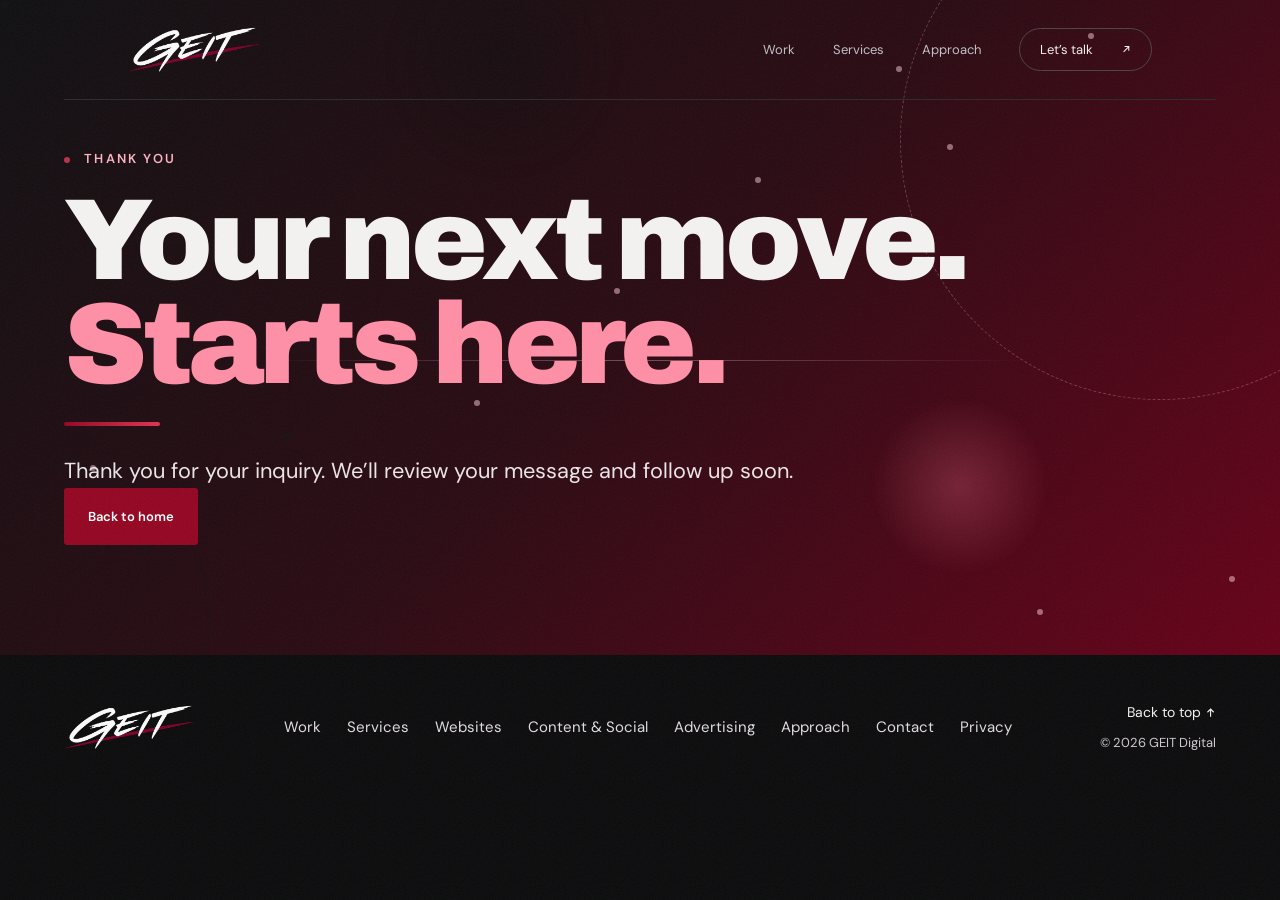
<file: thanks.html>
<!doctype html>
<html lang="en"><head><meta charset="utf-8"><meta name="robots" content="noindex, nofollow"><meta name="viewport" content="width=device-width, initial-scale=1"><meta name="theme-color" content="#0b0b0c"><meta name="description" content="Thank you for contacting GEIT Digital."><title>Thank you — GEIT Digital</title><link rel="icon" href="assets/geit-logo.png"><link rel="preconnect" href="https://fonts.googleapis.com"><link rel="preconnect" href="https://fonts.gstatic.com" crossorigin><link href="https://fonts.googleapis.com/css2?family=Archivo:wght@800;900&family=DM+Sans:wght@400;500;600;700&family=Space+Grotesk:wght@400;500;600;700&display=swap" rel="stylesheet"><link rel="stylesheet" href="styles.css?v=20261107f"><script src="script.js?v=20261107f" defer></script></head>
<body><a class="skip" href="#main">Skip to content</a><div class="cursor" aria-hidden="true"><span class="cursor-g">G</span></div>
<header class="header"><a class="brand" href="index.html" aria-label="GEIT Digital home"><img src="assets/geit-logo.png" width="132" height="44" alt="GEIT Marketing"></a><button class="menu-toggle" aria-expanded="false" aria-controls="site-nav" aria-label="Open menu"><span></span><span></span></button><nav id="site-nav" aria-label="Main navigation"><a href="work.html">Work</a><a href="services.html">Services</a><a class="m-only sub" href="websites.html">Websites</a><a class="m-only sub" href="content-social.html">Content &amp; Social</a><a class="m-only sub" href="advertising.html">Advertising</a><a href="approach.html">Approach</a><a class="nav-cta" href="contact.html">Let’s talk <span><svg class="ico" viewBox="0 0 16 16" aria-hidden="true"><path d="M4 12 12 4M5.5 4H12v6.5" fill="none" stroke="currentColor" stroke-width="1.6"/></svg></span></a></nav></header>
<main id="main"><section class="page-hero"><p class="eyebrow"><i></i> THANK YOU</p><h1>Your next move.<br><span>Starts here.</span></h1><i class="rule" aria-hidden="true"></i><p class="page-lede">Thank you for your inquiry. We’ll review your message and follow up soon.</p><a class="button" href="index.html">Back to home</a></section></main><footer><a href="index.html" class="brand"><img src="assets/geit-logo.png" width="132" height="44" alt="GEIT Marketing" loading="lazy"></a><nav class="foot-nav" aria-label="Footer navigation"><a href="work.html">Work</a><a href="services.html">Services</a><a href="websites.html">Websites</a><a href="content-social.html">Content &amp; Social</a><a href="advertising.html">Advertising</a><a href="approach.html">Approach</a><a href="contact.html" aria-current="page">Contact</a><a href="privacy.html">Privacy</a></nav><div><a href="#main">Back to top <svg class="ico" viewBox="0 0 16 16" aria-hidden="true"><path d="M8 14V3M3.5 7.5 8 3l4.5 4.5" fill="none" stroke="currentColor" stroke-width="1.6"/></svg></a><p>© 2026 GEIT Digital</p></div></footer></body></html>
</file>
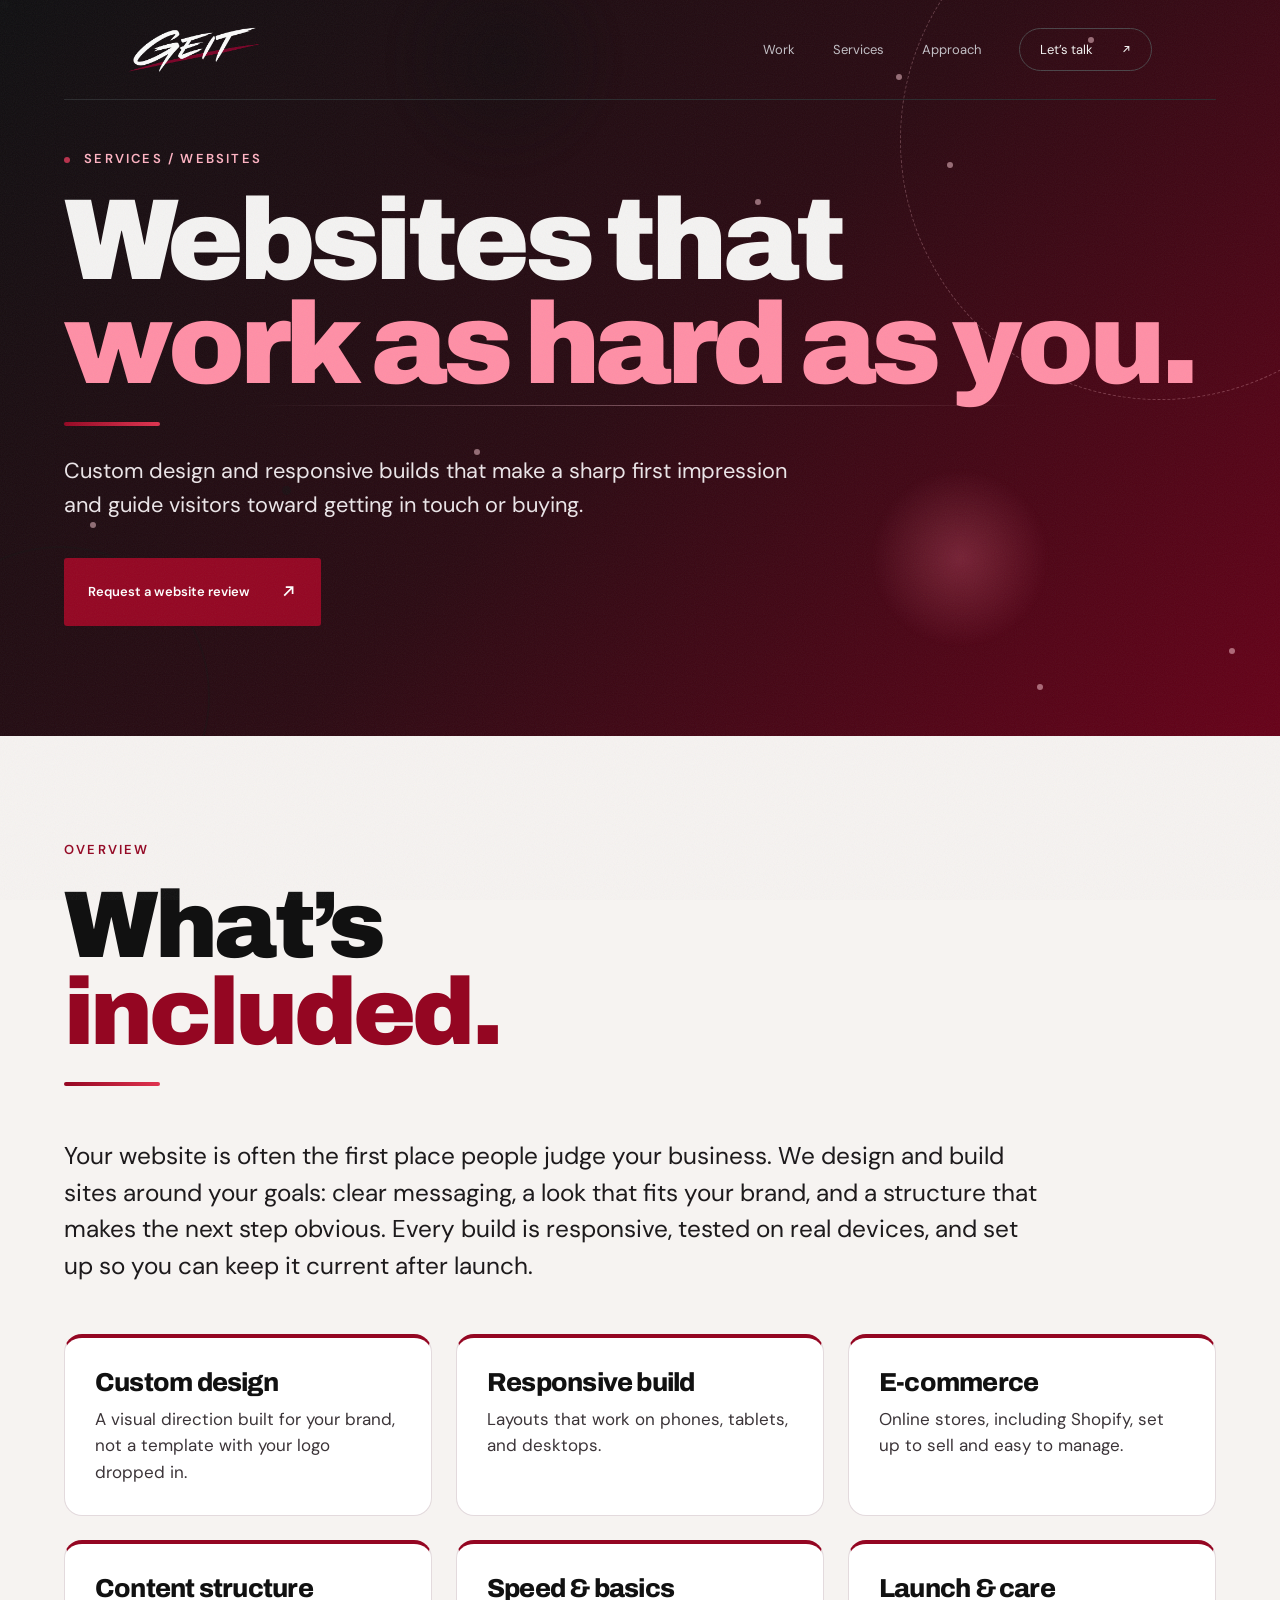
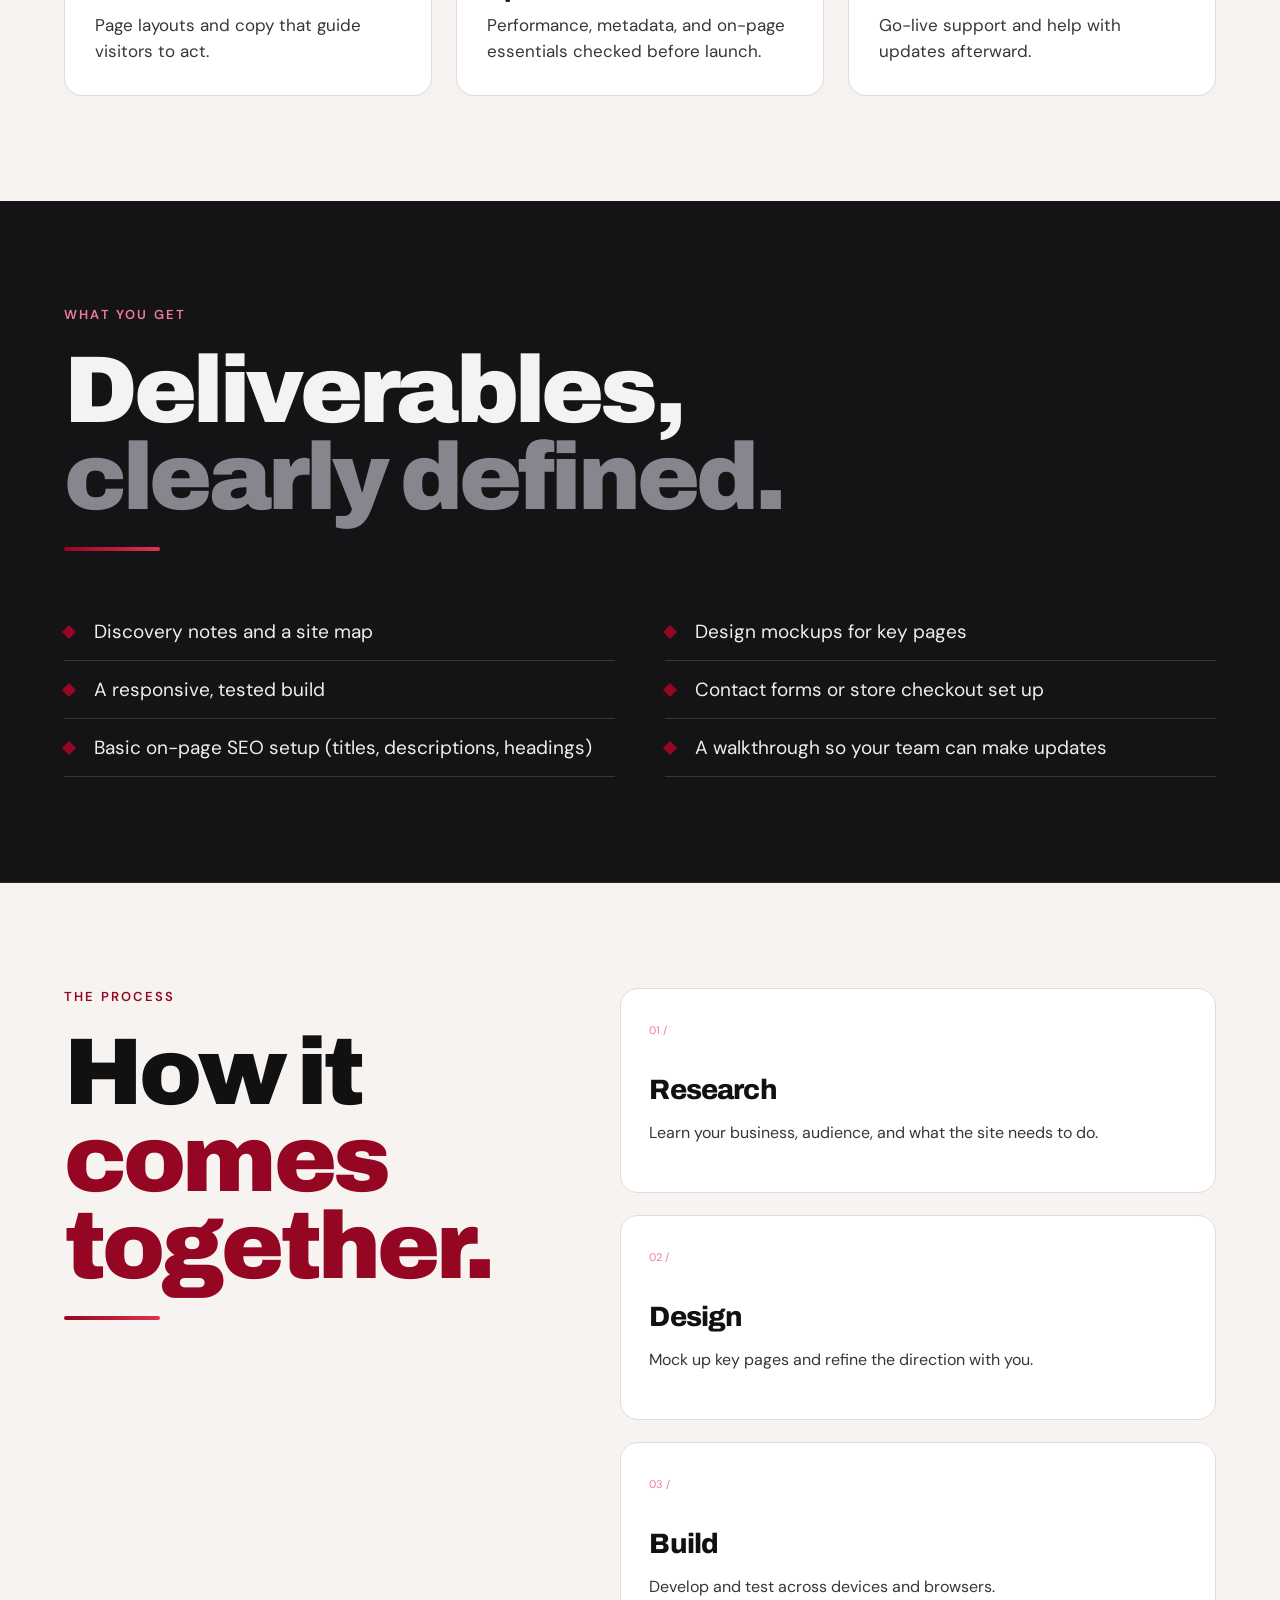
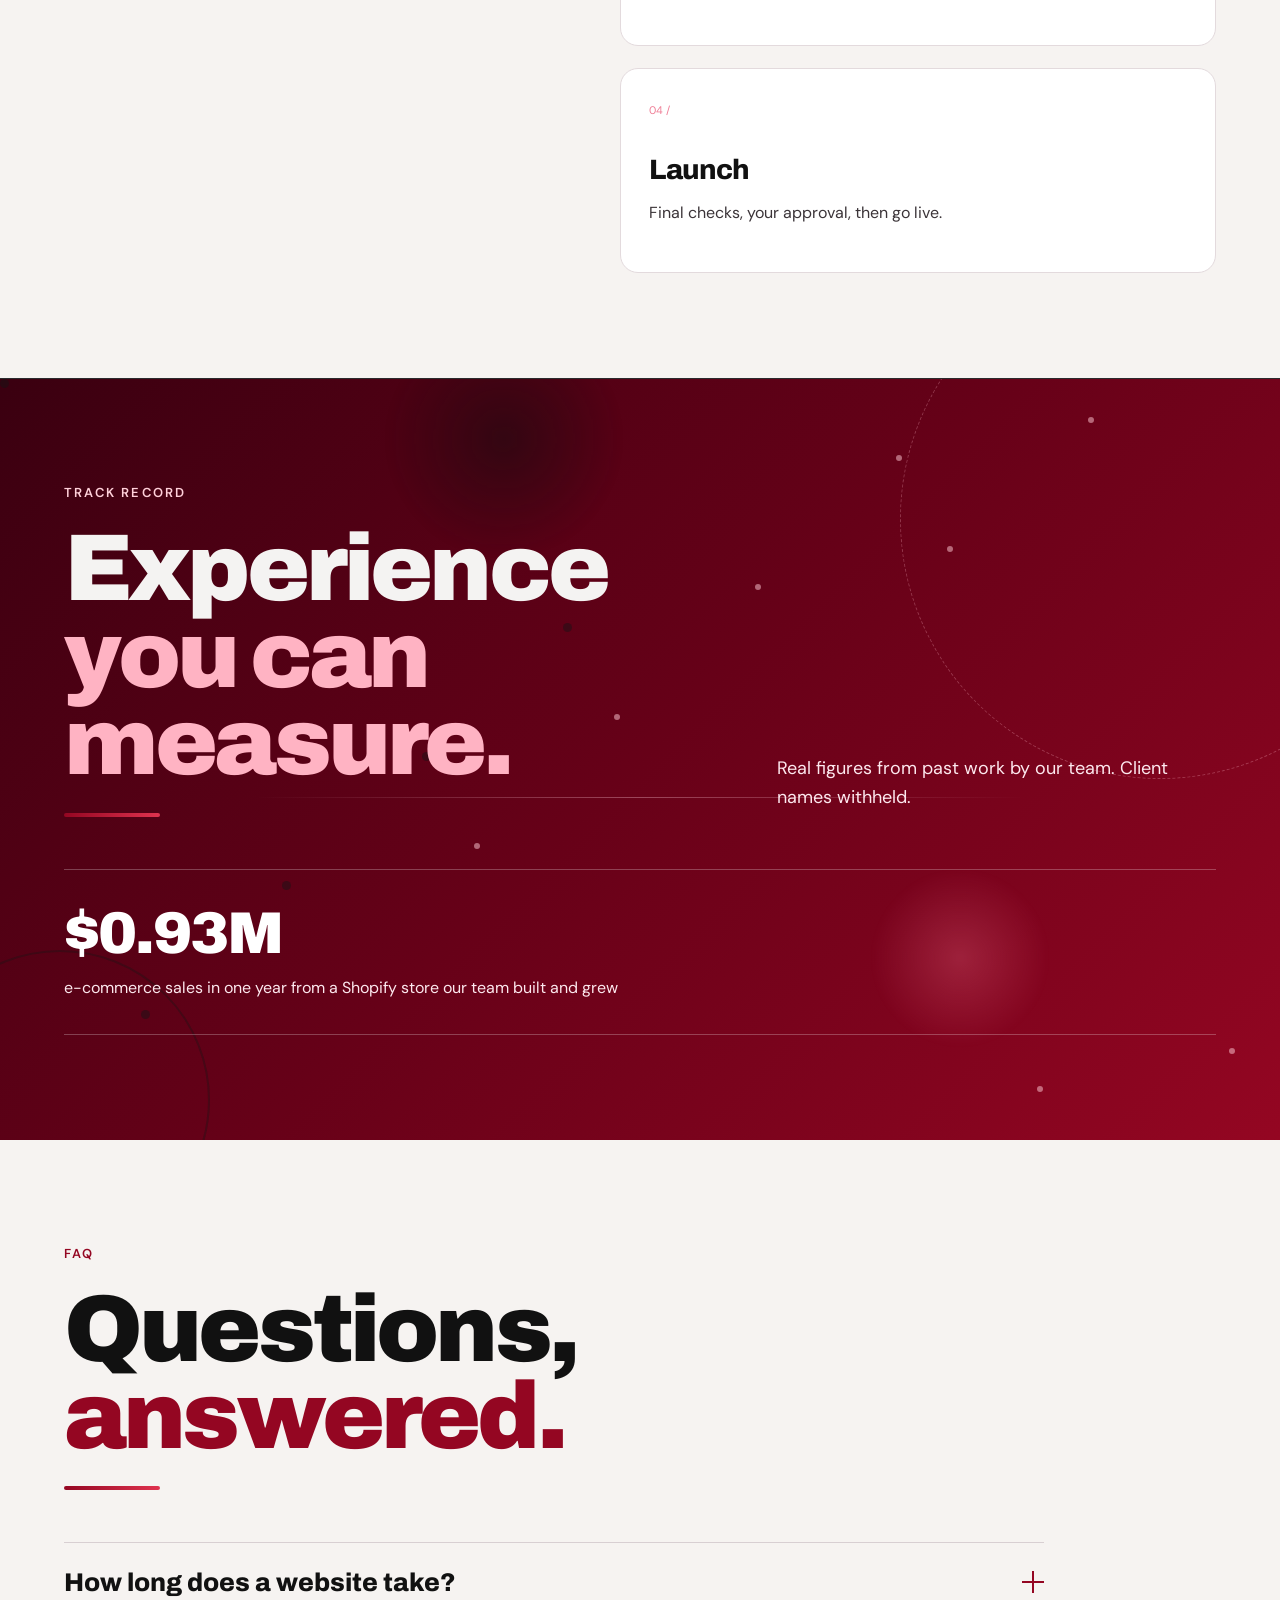
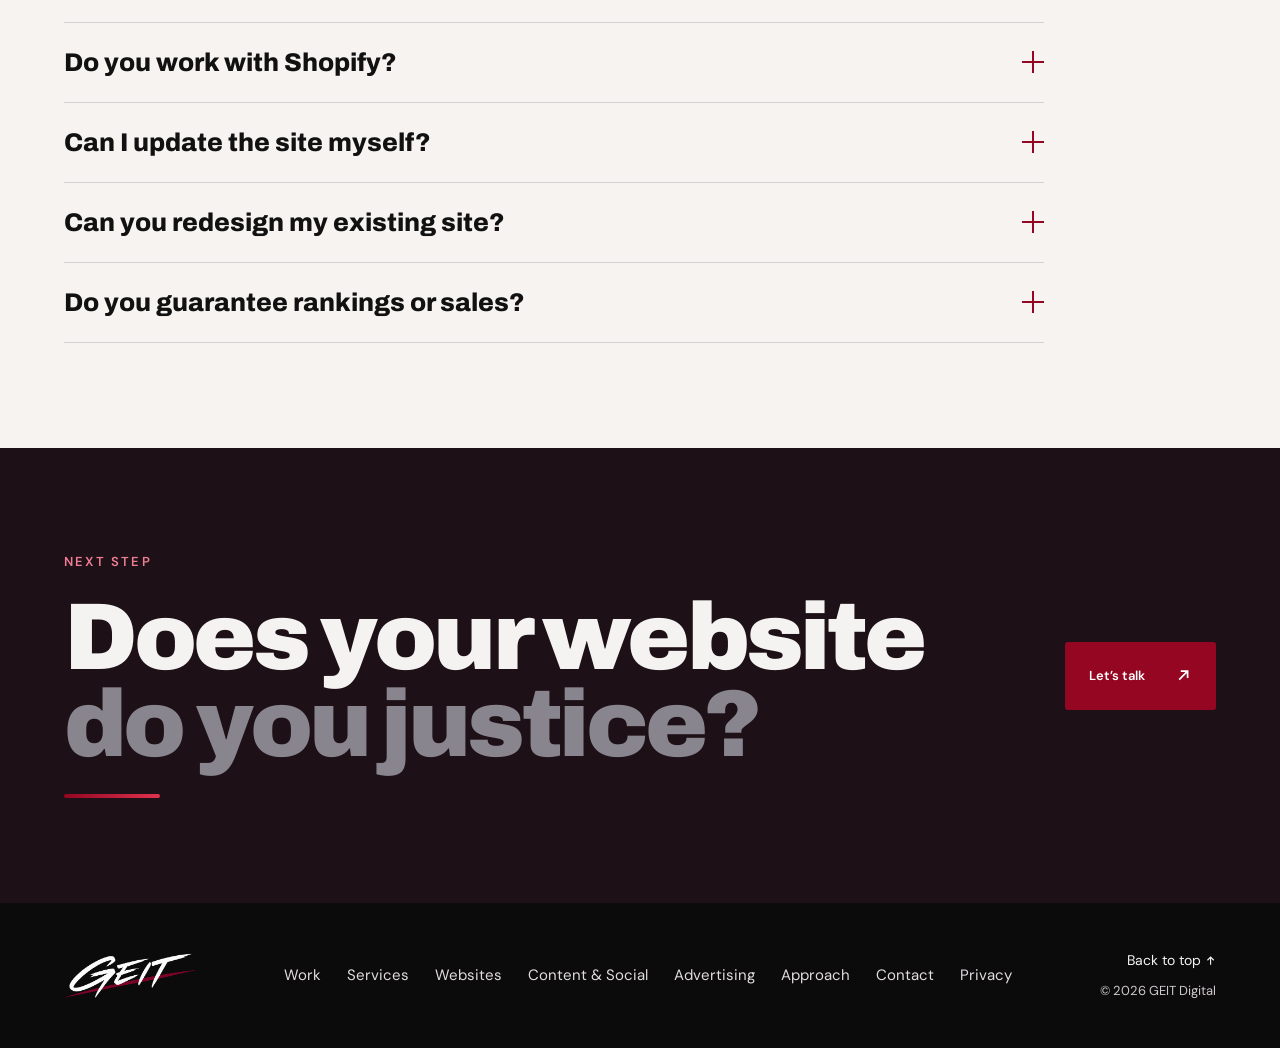
<file: websites.html>
<!doctype html>
<html lang="en"><head><meta charset="utf-8"><meta name="robots" content="noindex, nofollow"><meta name="viewport" content="width=device-width, initial-scale=1"><meta name="theme-color" content="#0b0b0c"><meta name="description" content="Custom website design and development from GEIT Digital."><title>Websites — GEIT Digital</title><link rel="icon" href="assets/geit-logo.png"><link rel="preconnect" href="https://fonts.googleapis.com"><link rel="preconnect" href="https://fonts.gstatic.com" crossorigin><link href="https://fonts.googleapis.com/css2?family=Archivo:wght@800;900&family=DM+Sans:wght@400;500;600;700&family=Space+Grotesk:wght@400;500;600;700&display=swap" rel="stylesheet"><link rel="stylesheet" href="styles.css?v=20261107f"><script src="script.js?v=20261107f" defer></script></head>
<body><a class="skip" href="#main">Skip to content</a><div class="cursor" aria-hidden="true"><span class="cursor-g">G</span></div>
<header class="header"><a class="brand" href="index.html" aria-label="GEIT Digital home"><img src="assets/geit-logo.png" width="132" height="44" alt="GEIT Marketing"></a><button class="menu-toggle" aria-expanded="false" aria-controls="site-nav" aria-label="Open menu"><span></span><span></span></button><nav id="site-nav" aria-label="Main navigation"><a href="work.html">Work</a><a href="services.html">Services</a><a class="m-only sub" href="websites.html" aria-current="page">Websites</a><a class="m-only sub" href="content-social.html">Content &amp; Social</a><a class="m-only sub" href="advertising.html">Advertising</a><a href="approach.html">Approach</a><a class="nav-cta" href="contact.html">Let’s talk <span><svg class="ico" viewBox="0 0 16 16" aria-hidden="true"><path d="M4 12 12 4M5.5 4H12v6.5" fill="none" stroke="currentColor" stroke-width="1.6"/></svg></span></a></nav></header>
<main id="main"><section class="page-hero"><p class="eyebrow"><i></i> SERVICES / WEBSITES</p><h1>Websites that<br><span>work as hard as you.</span></h1><i class="rule" aria-hidden="true"></i><p class="page-lede">Custom design and responsive builds that make a sharp first impression and guide visitors toward getting in touch or buying.</p><div class="hero-actions"><a class="button" href="contact.html">Request a website review <span><svg class="ico" viewBox="0 0 16 16" aria-hidden="true"><path d="M4 12 12 4M5.5 4H12v6.5" fill="none" stroke="currentColor" stroke-width="1.6"/></svg></span></a></div></section><section class="section light svc-overview"><div class="section-heading reveal"><div><p class="eyebrow">OVERVIEW</p><h2>What’s<br><span>included.</span></h2><i class="rule" aria-hidden="true"></i></div></div><p class="overview-text reveal">Your website is often the first place people judge your business. We design and build sites around your goals: clear messaging, a look that fits your brand, and a structure that makes the next step obvious. Every build is responsive, tested on real devices, and set up so you can keep it current after launch.</p><div class="inc-grid"><article class="inc-card reveal"><h3>Custom design</h3><p>A visual direction built for your brand, not a template with your logo dropped in.</p></article><article class="inc-card reveal"><h3>Responsive build</h3><p>Layouts that work on phones, tablets, and desktops.</p></article><article class="inc-card reveal"><h3>E-commerce</h3><p>Online stores, including Shopify, set up to sell and easy to manage.</p></article><article class="inc-card reveal"><h3>Content structure</h3><p>Page layouts and copy that guide visitors to act.</p></article><article class="inc-card reveal"><h3>Speed & basics</h3><p>Performance, metadata, and on-page essentials checked before launch.</p></article><article class="inc-card reveal"><h3>Launch & care</h3><p>Go-live support and help with updates afterward.</p></article></div></section><section class="section deliv"><div class="section-heading reveal"><div><p class="eyebrow">WHAT YOU GET</p><h2>Deliverables,<br><span>clearly defined.</span></h2><i class="rule" aria-hidden="true"></i></div></div><ul class="svc-list deliv-list"><li>Discovery notes and a site map</li><li>Design mockups for key pages</li><li>A responsive, tested build</li><li>Contact forms or store checkout set up</li><li>Basic on-page SEO setup (titles, descriptions, headings)</li><li>A walkthrough so your team can make updates</li></ul></section><section class="section approach light svc-process"><div class="section-heading reveal"><div><p class="eyebrow">THE PROCESS</p><h2>How it<br><span>comes together.</span></h2><i class="rule" aria-hidden="true"></i></div></div><div class="steps"><article class="reveal"><span>01 /</span><h3>Research</h3><p>Learn your business, audience, and what the site needs to do.</p></article><article class="reveal"><span>02 /</span><h3>Design</h3><p>Mock up key pages and refine the direction with you.</p></article><article class="reveal"><span>03 /</span><h3>Build</h3><p>Develop and test across devices and browsers.</p></article><article class="reveal"><span>04 /</span><h3>Launch</h3><p>Final checks, your approval, then go live.</p></article></div></section><section class="section svc-proof"><div class="section-heading reveal"><div><p class="eyebrow">TRACK RECORD</p><h2>Experience<br><span>you can measure.</span></h2><i class="rule" aria-hidden="true"></i></div><p>Real figures from past work by our team. Client names withheld.</p></div><div class="stats stats-n"><div class="stat reveal"><b data-count="1.21" data-dec="2" data-pre="$" data-suf="M">$1.21M</b><p>e-commerce sales in one year from a Shopify store our team built and grew</p></div></div></section><section class="section light faqs"><div class="section-heading reveal"><div><p class="eyebrow">FAQ</p><h2>Questions,<br><span>answered.</span></h2><i class="rule" aria-hidden="true"></i></div></div><div class="faq-list"><details class="faq reveal"><summary>How long does a website take?<i aria-hidden="true"></i></summary><p>It depends on the number of pages and features. We give you a timeline after we understand the scope.</p></details><details class="faq reveal"><summary>Do you work with Shopify?<i aria-hidden="true"></i></summary><p>Yes. Our team has built and grown Shopify stores.</p></details><details class="faq reveal"><summary>Can I update the site myself?<i aria-hidden="true"></i></summary><p>Yes. We set things up so routine updates are manageable, and we walk you through it.</p></details><details class="faq reveal"><summary>Can you redesign my existing site?<i aria-hidden="true"></i></summary><p>Yes. A website review is a good first step to see what should change.</p></details><details class="faq reveal"><summary>Do you guarantee rankings or sales?<i aria-hidden="true"></i></summary><p>No. Nobody can honestly guarantee results, but we build with clear goals and best practices.</p></details></div></section><section class="section page-cta"><div class="section-heading reveal"><div><p class="eyebrow">NEXT STEP</p><h2>Does your website<br><span>do you justice?</span></h2><i class="rule" aria-hidden="true"></i></div><a class="button" href="contact.html">Let’s talk <span><svg class="ico" viewBox="0 0 16 16" aria-hidden="true"><path d="M4 12 12 4M5.5 4H12v6.5" fill="none" stroke="currentColor" stroke-width="1.6"/></svg></span></a></div></section></main><footer><a href="index.html" class="brand"><img src="assets/geit-logo.png" width="132" height="44" alt="GEIT Marketing" loading="lazy"></a><nav class="foot-nav" aria-label="Footer navigation"><a href="work.html">Work</a><a href="services.html">Services</a><a href="websites.html" aria-current="page">Websites</a><a href="content-social.html">Content &amp; Social</a><a href="advertising.html">Advertising</a><a href="approach.html">Approach</a><a href="contact.html">Contact</a><a href="privacy.html">Privacy</a></nav><div><a href="#main">Back to top <svg class="ico" viewBox="0 0 16 16" aria-hidden="true"><path d="M8 14V3M3.5 7.5 8 3l4.5 4.5" fill="none" stroke="currentColor" stroke-width="1.6"/></svg></a><p>© 2026 GEIT Digital</p></div></footer></body></html>
</file>
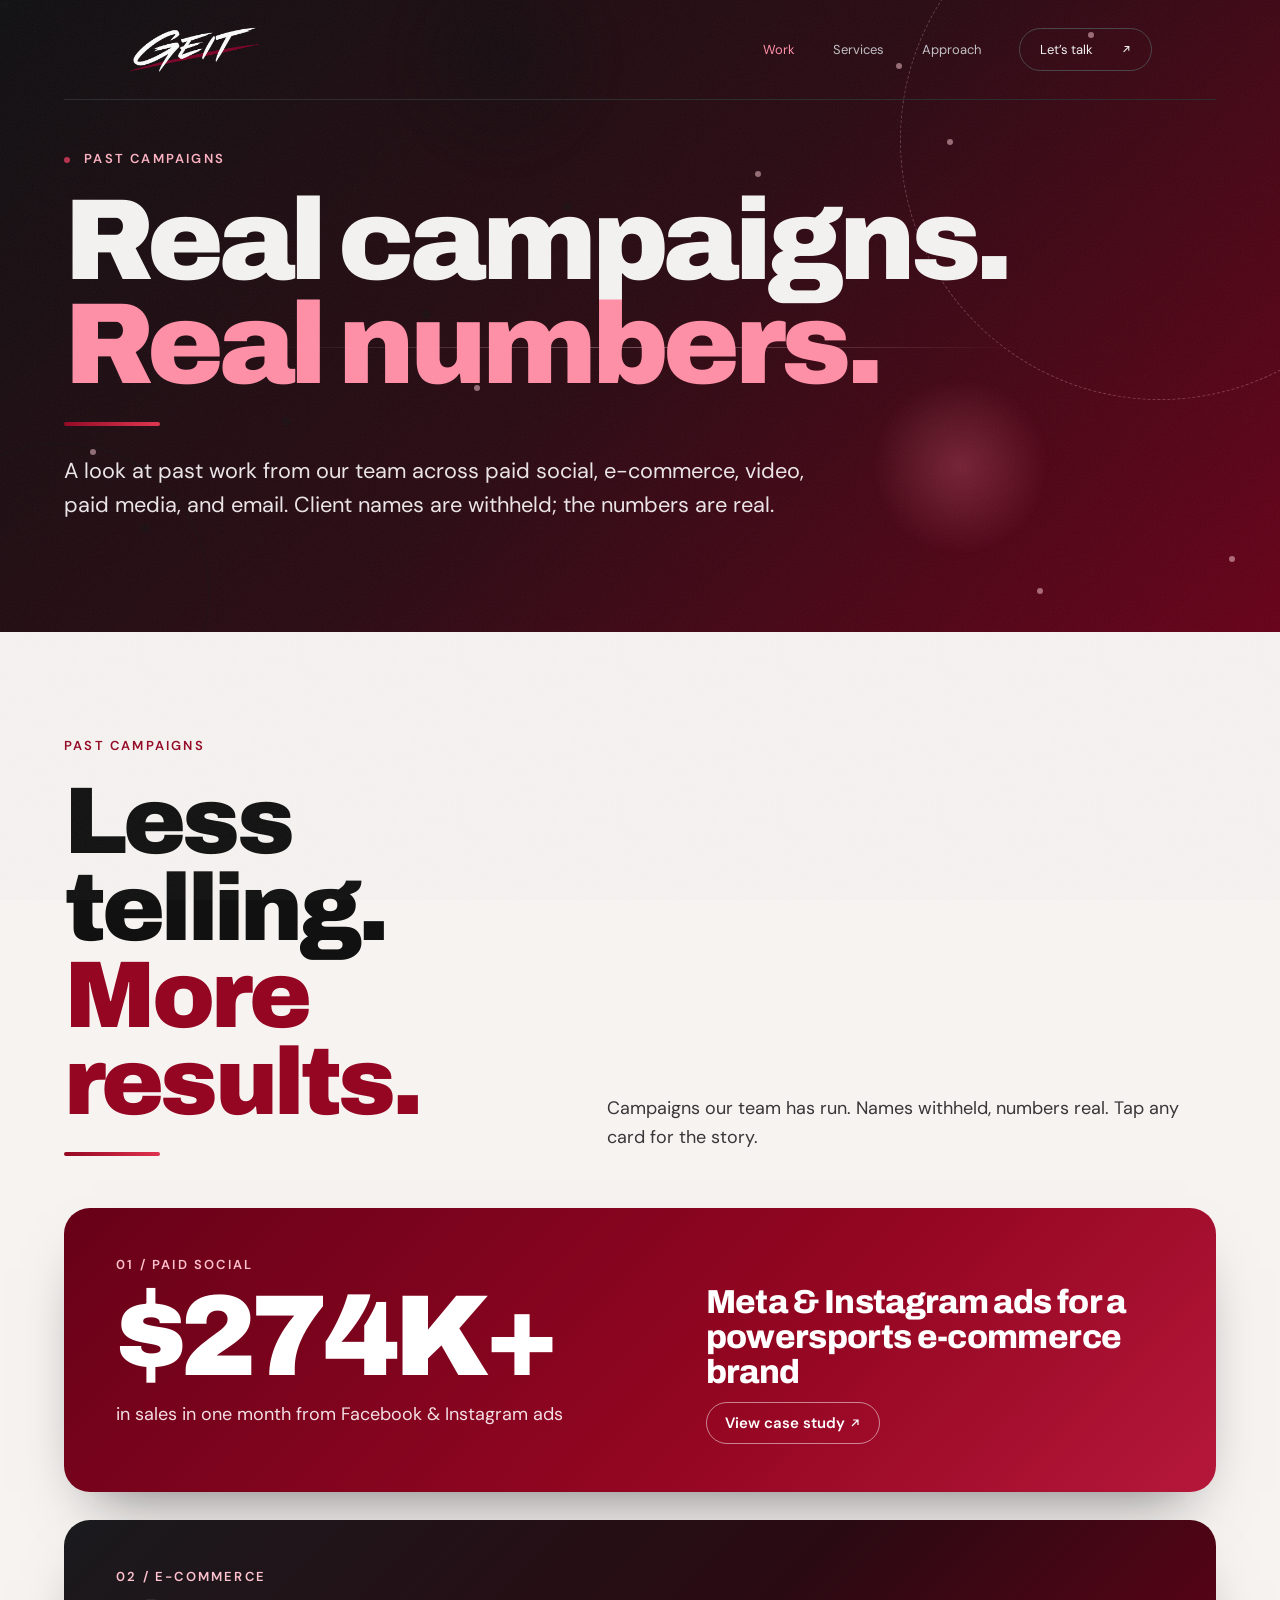
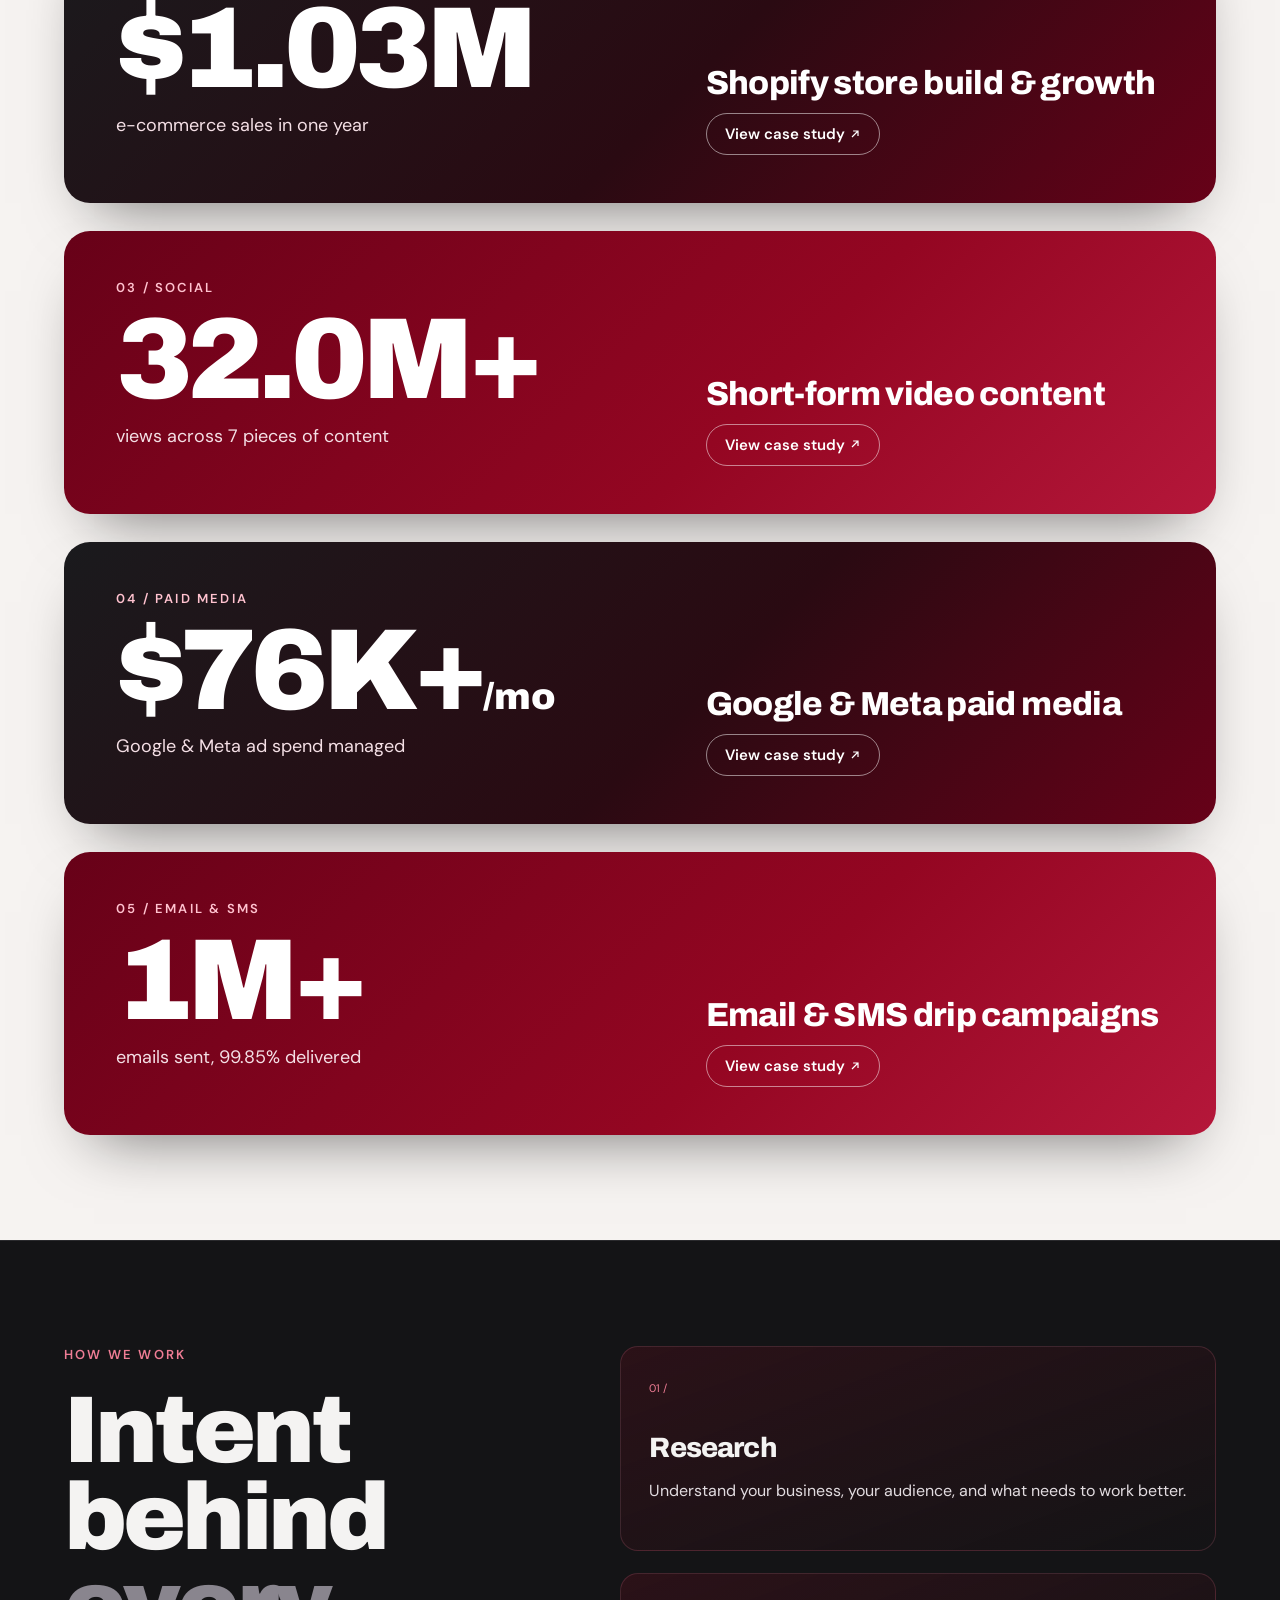
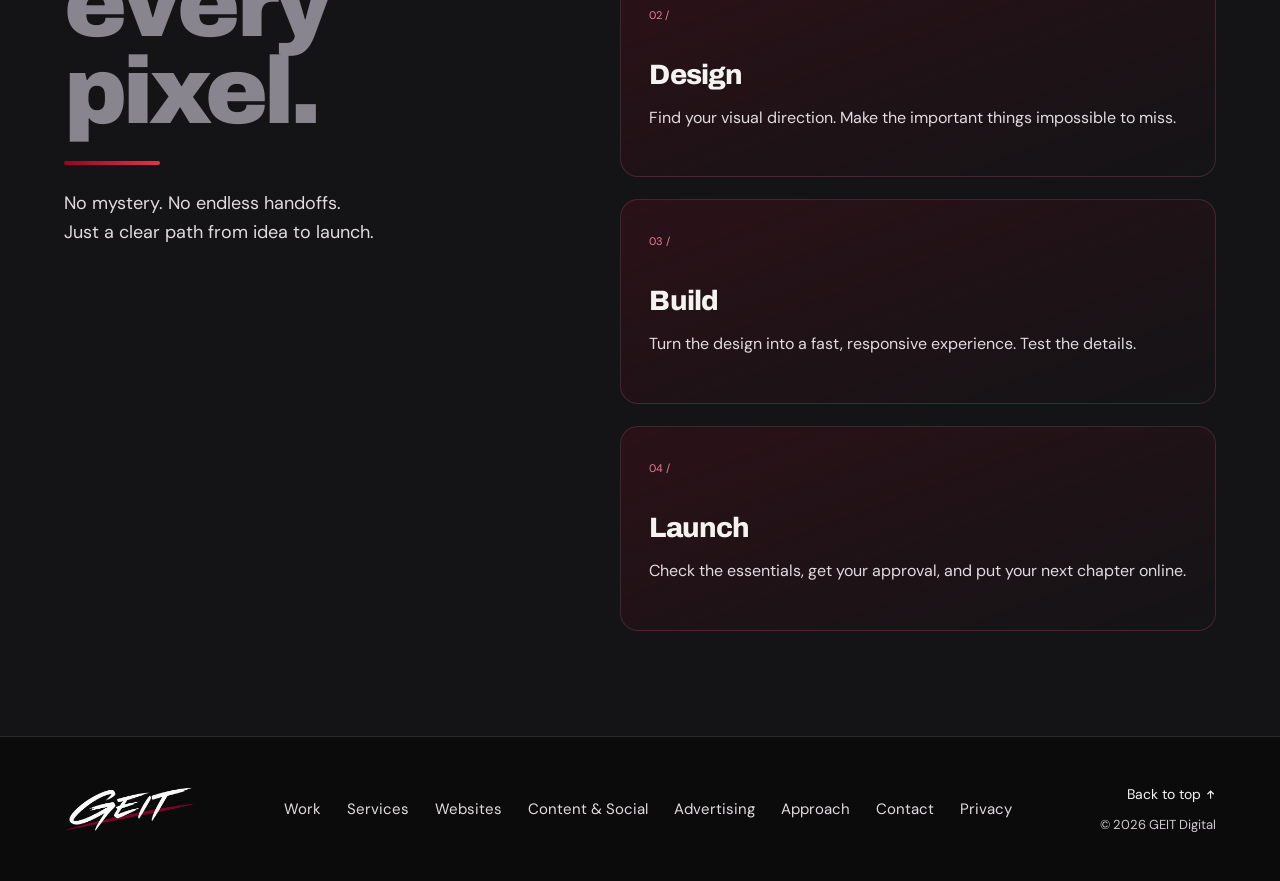
<file: work.html>
<!doctype html>
<html lang="en"><head><meta charset="utf-8"><meta name="robots" content="noindex, nofollow"><meta name="viewport" content="width=device-width, initial-scale=1"><meta name="theme-color" content="#0b0b0c"><meta name="description" content="Past campaigns from the GEIT Digital team, with real results and client names withheld."><title>Past campaigns — GEIT Digital</title><link rel="icon" href="assets/geit-logo.png"><link rel="preconnect" href="https://fonts.googleapis.com"><link rel="preconnect" href="https://fonts.gstatic.com" crossorigin><link href="https://fonts.googleapis.com/css2?family=Archivo:wght@800;900&family=DM+Sans:wght@400;500;600;700&family=Space+Grotesk:wght@400;500;600;700&display=swap" rel="stylesheet"><link rel="stylesheet" href="styles.css?v=20261107f"><script src="script.js?v=20261107f" defer></script></head>
<body><a class="skip" href="#main">Skip to content</a><div class="cursor" aria-hidden="true"><span class="cursor-g">G</span></div>
<header class="header"><a class="brand" href="index.html" aria-label="GEIT Digital home"><img src="assets/geit-logo.png" width="132" height="44" alt="GEIT Marketing"></a><button class="menu-toggle" aria-expanded="false" aria-controls="site-nav" aria-label="Open menu"><span></span><span></span></button><nav id="site-nav" aria-label="Main navigation"><a href="work.html" aria-current="page">Work</a><a href="services.html">Services</a><a class="m-only sub" href="websites.html">Websites</a><a class="m-only sub" href="content-social.html">Content &amp; Social</a><a class="m-only sub" href="advertising.html">Advertising</a><a href="approach.html">Approach</a><a class="nav-cta" href="contact.html">Let’s talk <span><svg class="ico" viewBox="0 0 16 16" aria-hidden="true"><path d="M4 12 12 4M5.5 4H12v6.5" fill="none" stroke="currentColor" stroke-width="1.6"/></svg></span></a></nav></header>
<main id="main"><section class="page-hero"><p class="eyebrow"><i></i> PAST CAMPAIGNS</p><h1>Real campaigns.<br><span>Real numbers.</span></h1><i class="rule" aria-hidden="true"></i><p class="page-lede">A look at past work from our team across paid social, e-commerce, video, paid media, and email. Client names are withheld; the numbers are real.</p></section><section id="work" class="section work light page-first"><div class="section-heading reveal"><div><p class="eyebrow">PAST CAMPAIGNS</p><h2>Less telling.<br><span>More results.</span></h2><i class="rule" aria-hidden="true"></i></div><p>Campaigns our team has run. Names withheld, numbers real. Tap any card for the story.</p></div><div class="case-stack"><article class="case-card" style="--i:0"><button class="case-open" data-case="meta" aria-haspopup="dialog" aria-controls="case-meta"><span class="case-num">01 / PAID SOCIAL</span><span class="case-stat"><b data-count="323" data-pre="$" data-suf="K+">$323K+</b></span><span class="case-cap">in sales in one month from Facebook &amp; Instagram ads</span><span class="case-title">Meta &amp; Instagram ads for a powersports e-commerce brand</span><span class="case-more">View case study <i><svg class="ico" viewBox="0 0 16 16" aria-hidden="true"><path d="M4 12 12 4M5.5 4H12v6.5" fill="none" stroke="currentColor" stroke-width="1.6"/></svg></i></span></button></article><article class="case-card" style="--i:1"><button class="case-open" data-case="shopify" aria-haspopup="dialog" aria-controls="case-shopify"><span class="case-num">02 / E-COMMERCE</span><span class="case-stat"><b data-count="1.21" data-dec="2" data-pre="$" data-suf="M">$1.21M</b></span><span class="case-cap">e-commerce sales in one year</span><span class="case-title">Shopify store build &amp; growth</span><span class="case-more">View case study <i><svg class="ico" viewBox="0 0 16 16" aria-hidden="true"><path d="M4 12 12 4M5.5 4H12v6.5" fill="none" stroke="currentColor" stroke-width="1.6"/></svg></i></span></button></article><article class="case-card" style="--i:2"><button class="case-open" data-case="video" aria-haspopup="dialog" aria-controls="case-video"><span class="case-num">03 / SOCIAL</span><span class="case-stat"><b data-count="41.9" data-dec="1" data-suf="M+">41.9M+</b></span><span class="case-cap">views across 7 pieces of content</span><span class="case-title">Short-form video content</span><span class="case-more">View case study <i><svg class="ico" viewBox="0 0 16 16" aria-hidden="true"><path d="M4 12 12 4M5.5 4H12v6.5" fill="none" stroke="currentColor" stroke-width="1.6"/></svg></i></span></button></article><article class="case-card" style="--i:3"><button class="case-open" data-case="paid" aria-haspopup="dialog" aria-controls="case-paid"><span class="case-num">04 / PAID MEDIA</span><span class="case-stat"><b data-count="100" data-pre="$" data-suf="K+<small>/mo</small>">$100K+<small>/mo</small></b></span><span class="case-cap">Google &amp; Meta ad spend managed</span><span class="case-title">Google &amp; Meta paid media</span><span class="case-more">View case study <i><svg class="ico" viewBox="0 0 16 16" aria-hidden="true"><path d="M4 12 12 4M5.5 4H12v6.5" fill="none" stroke="currentColor" stroke-width="1.6"/></svg></i></span></button></article><article class="case-card" style="--i:4"><button class="case-open" data-case="email" aria-haspopup="dialog" aria-controls="case-email"><span class="case-num">05 / EMAIL &amp; SMS</span><span class="case-stat"><b data-count="1" data-suf="M+">1M+</b></span><span class="case-cap">emails sent, 99.85% delivered</span><span class="case-title">Email &amp; SMS drip campaigns</span><span class="case-more">View case study <i><svg class="ico" viewBox="0 0 16 16" aria-hidden="true"><path d="M4 12 12 4M5.5 4H12v6.5" fill="none" stroke="currentColor" stroke-width="1.6"/></svg></i></span></button></article></div></section><section id="approach-strip" class="section approach"><div class="section-heading reveal"><div><p class="eyebrow">HOW WE WORK</p><h2>Intent behind<br><span>every pixel.</span></h2><i class="rule" aria-hidden="true"></i></div><p>No mystery. No endless handoffs.<br>Just a clear path from idea to launch.</p></div><div class="steps"><article class="reveal"><span>01 /</span><h3>Research</h3><p>Understand your business, your audience, and what needs to work better.</p></article><article class="reveal"><span>02 /</span><h3>Design</h3><p>Find your visual direction. Make the important things impossible to miss.</p></article><article class="reveal"><span>03 /</span><h3>Build</h3><p>Turn the design into a fast, responsive experience. Test the details.</p></article><article class="reveal"><span>04 /</span><h3>Launch</h3><p>Check the essentials, get your approval, and put your next chapter online.</p></article></div></section></main><div class="case-overlay" id="case-meta" role="dialog" aria-modal="true" aria-labelledby="case-meta-title" hidden><div class="cs-scroll"><button class="cs-close" aria-label="Close case study"><svg class="ico ico-x" viewBox="0 0 16 16" aria-hidden="true"><path d="M3 3l10 10M13 3 3 13" fill="none" stroke="currentColor" stroke-width="1.8"/></svg></button><header class="cs-hero"><p class="eyebrow">CASE STUDY 01 · PAST CAMPAIGN</p><h2 id="case-meta-title">Meta &amp; Instagram ads for a powersports e-commerce brand</h2><i class="rule" aria-hidden="true"></i></header><section class="cs-block"><h3>The challenge</h3><p>A powersports e-commerce brand needed paid social to turn attention into orders, not just clicks.</p></section><section class="cs-block"><h3>The approach</h3><p>Built and managed Facebook and Instagram ad campaigns: creative, audiences, and ongoing optimization toward sales.</p></section><section class="cs-block cs-result"><h3>The result</h3><div class="cs-metrics"><div class="cs-metric"><b data-count="323" data-pre="$" data-suf="K+">$323K+</b><p>in sales in one month from Facebook &amp; Instagram ads</p></div></div></section><p class="cs-note">Past campaign from our team’s experience. Client name withheld.</p><a class="button cs-cta" href="contact.html">Request a website review <span><svg class="ico" viewBox="0 0 16 16" aria-hidden="true"><path d="M4 12 12 4M5.5 4H12v6.5" fill="none" stroke="currentColor" stroke-width="1.6"/></svg></span></a></div></div><div class="case-overlay" id="case-shopify" role="dialog" aria-modal="true" aria-labelledby="case-shopify-title" hidden><div class="cs-scroll"><button class="cs-close" aria-label="Close case study"><svg class="ico ico-x" viewBox="0 0 16 16" aria-hidden="true"><path d="M3 3l10 10M13 3 3 13" fill="none" stroke="currentColor" stroke-width="1.8"/></svg></button><header class="cs-hero"><p class="eyebrow">CASE STUDY 02 · PAST CAMPAIGN</p><h2 id="case-shopify-title">Shopify store build &amp; growth</h2><i class="rule" aria-hidden="true"></i></header><section class="cs-block"><h3>The challenge</h3><p>An online store needed a storefront and a growth plan that could carry real sales volume.</p></section><section class="cs-block"><h3>The approach</h3><p>Built the Shopify store and supported its growth with the marketing around it.</p></section><section class="cs-block cs-result"><h3>The result</h3><div class="cs-metrics"><div class="cs-metric"><b data-count="1.21" data-dec="2" data-pre="$" data-suf="M">$1.21M</b><p>e-commerce sales in one year</p></div></div></section><p class="cs-note">Past campaign from our team’s experience. Client name withheld.</p><a class="button cs-cta" href="contact.html">Request a website review <span><svg class="ico" viewBox="0 0 16 16" aria-hidden="true"><path d="M4 12 12 4M5.5 4H12v6.5" fill="none" stroke="currentColor" stroke-width="1.6"/></svg></span></a></div></div><div class="case-overlay" id="case-video" role="dialog" aria-modal="true" aria-labelledby="case-video-title" hidden><div class="cs-scroll"><button class="cs-close" aria-label="Close case study"><svg class="ico ico-x" viewBox="0 0 16 16" aria-hidden="true"><path d="M3 3l10 10M13 3 3 13" fill="none" stroke="currentColor" stroke-width="1.8"/></svg></button><header class="cs-hero"><p class="eyebrow">CASE STUDY 03 · PAST CAMPAIGN</p><h2 id="case-video-title">Short-form video content</h2><i class="rule" aria-hidden="true"></i></header><section class="cs-block"><h3>The challenge</h3><p>A brand needed content that people actually stop and watch.</p></section><section class="cs-block"><h3>The approach</h3><p>Planned and produced short-form video built for social feeds.</p></section><section class="cs-block cs-result"><h3>The result</h3><div class="cs-metrics"><div class="cs-metric"><b data-count="41.9" data-dec="1" data-suf="M+">41.9M+</b><p>views across 7 pieces of content</p></div><div class="cs-metric"><b data-count="7">7</b><p>pieces of content</p></div></div></section><p class="cs-note">Past campaign from our team’s experience. Client name withheld.</p><a class="button cs-cta" href="contact.html">Request a website review <span><svg class="ico" viewBox="0 0 16 16" aria-hidden="true"><path d="M4 12 12 4M5.5 4H12v6.5" fill="none" stroke="currentColor" stroke-width="1.6"/></svg></span></a></div></div><div class="case-overlay" id="case-paid" role="dialog" aria-modal="true" aria-labelledby="case-paid-title" hidden><div class="cs-scroll"><button class="cs-close" aria-label="Close case study"><svg class="ico ico-x" viewBox="0 0 16 16" aria-hidden="true"><path d="M3 3l10 10M13 3 3 13" fill="none" stroke="currentColor" stroke-width="1.8"/></svg></button><header class="cs-hero"><p class="eyebrow">CASE STUDY 04 · PAST CAMPAIGN</p><h2 id="case-paid-title">Google &amp; Meta paid media</h2><i class="rule" aria-hidden="true"></i></header><section class="cs-block"><h3>The challenge</h3><p>Large monthly ad budgets need careful management to keep traffic growing and spend accountable.</p></section><section class="cs-block"><h3>The approach</h3><p>Managed paid campaigns across Google and Meta, monitoring and adjusting spend month to month.</p></section><section class="cs-block cs-result"><h3>The result</h3><div class="cs-metrics"><div class="cs-metric"><b data-count="100" data-pre="$" data-suf="K+<small>/mo</small>">$100K+<small>/mo</small></b><p>Google &amp; Meta ad spend managed</p></div><div class="cs-metric"><b data-count="1.6" data-dec="1" data-suf="M">1.6M</b><p>site users in a year from campaigns</p></div></div></section><p class="cs-note">Past campaign from our team’s experience. Client name withheld.</p><a class="button cs-cta" href="contact.html">Request a website review <span><svg class="ico" viewBox="0 0 16 16" aria-hidden="true"><path d="M4 12 12 4M5.5 4H12v6.5" fill="none" stroke="currentColor" stroke-width="1.6"/></svg></span></a></div></div><div class="case-overlay" id="case-email" role="dialog" aria-modal="true" aria-labelledby="case-email-title" hidden><div class="cs-scroll"><button class="cs-close" aria-label="Close case study"><svg class="ico ico-x" viewBox="0 0 16 16" aria-hidden="true"><path d="M3 3l10 10M13 3 3 13" fill="none" stroke="currentColor" stroke-width="1.8"/></svg></button><header class="cs-hero"><p class="eyebrow">CASE STUDY 05 · PAST CAMPAIGN</p><h2 id="case-email-title">Email &amp; SMS drip campaigns</h2><i class="rule" aria-hidden="true"></i></header><section class="cs-block"><h3>The challenge</h3><p>Customers needed timely, relevant follow-up without messages landing in spam.</p></section><section class="cs-block"><h3>The approach</h3><p>Built automated email and SMS drip campaigns and kept sending practices clean for deliverability.</p></section><section class="cs-block cs-result"><h3>The result</h3><div class="cs-metrics"><div class="cs-metric"><b data-count="1" data-suf="M+">1M+</b><p>emails sent</p></div><div class="cs-metric"><b data-count="99.85" data-dec="2" data-suf="%">99.85%</b><p>delivered</p></div></div></section><p class="cs-note">Past campaign from our team’s experience. Client name withheld.</p><a class="button cs-cta" href="contact.html">Request a website review <span><svg class="ico" viewBox="0 0 16 16" aria-hidden="true"><path d="M4 12 12 4M5.5 4H12v6.5" fill="none" stroke="currentColor" stroke-width="1.6"/></svg></span></a></div></div>
<footer><a href="index.html" class="brand"><img src="assets/geit-logo.png" width="132" height="44" alt="GEIT Marketing" loading="lazy"></a><nav class="foot-nav" aria-label="Footer navigation"><a href="work.html">Work</a><a href="services.html">Services</a><a href="websites.html">Websites</a><a href="content-social.html">Content &amp; Social</a><a href="advertising.html">Advertising</a><a href="approach.html">Approach</a><a href="contact.html">Contact</a><a href="privacy.html">Privacy</a></nav><div><a href="#main">Back to top <svg class="ico" viewBox="0 0 16 16" aria-hidden="true"><path d="M8 14V3M3.5 7.5 8 3l4.5 4.5" fill="none" stroke="currentColor" stroke-width="1.6"/></svg></a><p>© 2026 GEIT Digital</p></div></footer></body></html>
</file>
<file: styles.css>
:root{--bg:#0b0b0c;--panel:#141416;--ink:#f4f3f2;--muted:#aaa8ad;--line:#2a2a2d;--maroon:#670118;--red:#940622;--font:'Space Grotesk',Arial,sans-serif}*{box-sizing:border-box}html{scroll-behavior:smooth;scroll-padding-top:100px}body{margin:0;background:var(--bg);color:var(--ink);font-family:'DM Sans',Arial,sans-serif;font-size:15px;-webkit-font-smoothing:antialiased}a{color:inherit;text-decoration:none}button,input,textarea{font:inherit}button,a,input,textarea{-webkit-tap-highlight-color:transparent}button{cursor:pointer}a:focus-visible,button:focus-visible,input:focus-visible,textarea:focus-visible,iframe:focus-visible{outline:2px solid #e3637d;outline-offset:5px}::selection{background:var(--red);color:white}.skip{position:fixed;top:-80px;left:20px;background:white;color:black;padding:14px;z-index:100}.skip:focus{top:10px}.header{height:100px;margin:0 5%;display:flex;align-items:center;justify-content:space-between;border-bottom:1px solid var(--line)}.brand img{width:132px;height:auto;display:block}.header nav{display:flex;align-items:center;gap:38px;font-size:13px}.header nav>a:not(.nav-cta){color:#c3c0c6}.header a:hover{color:#e3a3b1}.nav-cta{border:1px solid #4a4448;border-radius:30px;padding:12px 20px;display:flex;gap:28px}.hero{padding:32px 5% 0;overflow:hidden}.hero-top{display:flex;justify-content:space-between;align-items:center}.eyebrow,.edition{font-size:10px;letter-spacing:1.8px;font-weight:600}.eyebrow i,.live-dot{display:inline-block;width:6px;height:6px;border-radius:50%;background:#b8304b;margin-right:9px}.edition{font-size:9px;color:#8a858c;letter-spacing:1.4px}.hero-layout{display:grid;grid-template-columns:1.05fr 1fr;align-items:center;min-height:660px;gap:15px}.hero-copy{z-index:1;padding:25px 0 45px}h1,h2,h3,p{margin-top:0}h1,h2,h3{font-family:var(--font);font-weight:600}h1{font-size:clamp(62px,6.8vw,108px);line-height:.99;letter-spacing:-6px;margin-bottom:30px}h1>span{color:#a4a0a6}.hero-sub{color:#b9b5bc;font-size:17px;line-height:1.6;margin-bottom:28px}.button{display:inline-flex;align-items:center;justify-content:space-between;gap:30px;padding:19px 23px;background:var(--red);border:1px solid transparent;border-radius:3px;color:white;font-size:13px;font-weight:600;transition:background .2s,transform .2s}.button:hover{background:#b80b30;transform:translateY(-3px)}.button span{font-size:21px}.hero-art{height:570px;position:relative;perspective:1200px}.art-grid{position:absolute;inset:0;background-image:linear-gradient(#ffffff06 1px,transparent 1px),linear-gradient(90deg,#ffffff06 1px,transparent 1px);background-size:45px 45px;mask-image:radial-gradient(ellipse,black,transparent 70%)}.swoosh{position:absolute;width:125%;height:125%;top:-13%;left:-12%;transform:rotate(-12deg);filter:drop-shadow(0 0 30px #67011850)}.swoosh path{stroke-dasharray:1;stroke-dashoffset:1;animation:draw 1.8s cubic-bezier(.4,0,.2,1) .15s forwards}.site-build{position:absolute;inset:65px 10px 74px 16px;background:#eee9e0;color:#19181a;border:1px solid #ffffff40;border-radius:9px;overflow:hidden;box-shadow:0 35px 65px #0009;transform:rotateY(-8deg) rotateZ(3deg);animation:assemble 1.7s ease both}.mini-chrome{height:29px;background:#242226;color:#b8b1b7;display:flex;justify-content:space-between;align-items:center;padding:0 12px;font-size:7px;letter-spacing:1px}.mini-chrome>span:first-child{font-size:7px;letter-spacing:3px;color:#68555c}.mini-nav{display:flex;justify-content:space-between;align-items:center;padding:14px 24px;border-bottom:1px solid #19181a20}.mini-nav b{font-family:var(--font);font-size:17px;letter-spacing:-1px}.mini-nav b span{font-size:8px;vertical-align:top}.mini-nav small{font-size:8px}.mini-content{padding:22px 24px;position:relative;overflow:hidden}.mini-label{font-size:7px;font-weight:700;letter-spacing:1.2px;margin-bottom:12px}.mini-heading{font-family:var(--font);font-size:clamp(38px,4.1vw,62px);letter-spacing:-3px;line-height:.95;position:relative;z-index:2}.mini-heading em{font-style:normal;color:var(--maroon)}.mini-orbit{position:absolute;right:-10px;top:27px;width:185px;height:185px;border-radius:50%;border:36px solid var(--maroon);box-shadow:12px 12px 0 #c6b7b2;transform:rotate(-25deg)}.mini-orbit span{font-size:95px;position:absolute;left:10px;top:-18px;color:var(--maroon)}.mini-bottom{display:flex;justify-content:space-between;align-items:center;margin-top:20px;font-size:8px}.mini-pill{background:#19181a;color:#fff;padding:9px 14px;border-radius:20px}.mini-cards{border-top:1px solid #19181a30;display:flex;padding:18px 24px;gap:20px}.mini-cards>div{flex:1;border-top:2px solid var(--maroon);padding-top:10px}.mini-cards span{display:block;font-size:6px;margin-bottom:7px;color:#6a6265}.mini-cards b{font-size:9px}.mini-nav,.mini-content,.mini-cards{animation:polish 1.5s ease both}.mini-content{animation-delay:.15s}.mini-cards{animation-delay:.3s}.build-caption{position:absolute;bottom:35px;left:20px;right:10px;font-size:8px;letter-spacing:1px;color:#b3adb5;display:flex;align-items:center}.build-caption>span:last-child{margin-left:auto;color:#6e6870}.concept-note{position:absolute;bottom:0;left:20px;font-size:9px;color:#827b85}.hero-bottom{display:flex;justify-content:space-between;align-items:center;border-top:1px solid var(--line);padding:22px 0 28px;font-size:9px;letter-spacing:1.2px;color:#8b858e;line-height:1.7}.hero-bottom>a{font-size:11px;color:#ddd;letter-spacing:0}.hero-bottom>a span{margin-left:30px;font-size:20px}.ticker{background:var(--maroon);padding:21px 5%;display:flex;align-items:center;justify-content:space-between;gap:25px;overflow:hidden;white-space:nowrap;font-family:var(--font);font-size:19px;letter-spacing:2px}.ticker b{font-size:30px;font-weight:400}.section{padding:105px 5%}.section-heading{display:flex;justify-content:space-between;align-items:flex-end;margin-bottom:52px;gap:30px}.section-heading .eyebrow{color:#c05a70;margin-bottom:24px}h2{font-size:clamp(44px,4.5vw,70px);line-height:1.04;letter-spacing:-3px;margin-bottom:0}h2 span{color:#89858e}.section-heading>p{color:var(--muted);line-height:1.7;font-size:14px;margin-bottom:5px}.project{margin-top:50px}.project-head{display:flex;align-items:center;justify-content:space-between;margin-bottom:22px}.project-head>div{display:flex;gap:20px;align-items:center}.project-number{font-size:11px;color:#9f6674}.project h3{font-size:28px;letter-spacing:-1px;margin:0}.project-kind{font-size:11px;color:var(--muted);border-left:1px solid #444;padding-left:20px}.project-head>a{font-size:11px}.project-head>a:hover{color:#dd6c85}.preview-stage{background:linear-gradient(120deg,#30242b,#19161d);border:1px solid #3a3037;border-radius:5px;padding:20px 38px 36px}.club-stage{background:linear-gradient(120deg,#222622,#111713);border-color:#303a32}.preview-toolbar{display:flex;align-items:center;justify-content:space-between;gap:20px;margin-bottom:23px}.preview-label{font-size:8px;letter-spacing:1.5px;color:#b5a9b2}.device-buttons{display:flex;border:1px solid #ffffff20;border-radius:30px;padding:3px;gap:2px}.device-buttons button{border:0;border-radius:30px;color:#ada7af;background:transparent;padding:8px 13px;font-size:10px;transition:background .2s}.device-buttons button[aria-pressed=true]{background:#f4f3f2;color:#111}.device-buttons button:hover{background:#ffffff20;color:white}.device-shell{width:100%;margin:auto;background:#151517;border:1px solid #5a525a;border-radius:8px;overflow:hidden;box-shadow:0 22px 40px #0005;transition:width .5s}.device-shell[data-device=tablet]{width:min(768px,100%)}.device-shell[data-device=phone]{width:min(390px,100%)}.browser-bar{height:32px;display:flex;align-items:center;justify-content:space-between;padding:0 14px;color:#9b969e;font-size:9px;background:#1e1e21}.browser-bar>span:first-child{letter-spacing:3px;color:#64545c;font-size:7px}.screen{height:470px;position:relative;overflow:auto;background:#f1f1ee;overscroll-behavior:contain}.screen iframe{width:100%;height:100%;display:block;position:absolute;inset:0;border:0;background:white}.site-capture{width:100%;height:auto;display:block}.project.captured iframe{display:none}.project.captured .screen:hover .site-capture{animation:preview-scroll 10s ease-in-out infinite alternate}.project-foot{display:flex;justify-content:space-between;align-items:center;padding-top:16px;gap:16px}.project-foot p,.work-note{font-size:12px;color:var(--muted);line-height:1.7;margin:0}.capture-toggle{color:#c2b7be;border:0;border-bottom:1px solid #5b4a53;background:transparent;font-size:10px;padding:5px 0;white-space:nowrap}.work-note{font-size:10px;margin-top:34px}.approach{background:#121214;border-top:1px solid var(--line);border-bottom:1px solid var(--line)}.steps{display:grid;grid-template-columns:repeat(4,1fr);gap:40px;margin-top:75px}.steps article{border-top:1px solid #464047;padding-top:25px}.steps article>span{font-size:11px;color:#ae6b7b}.steps h3{font-size:28px;letter-spacing:-1px;margin:35px 0 14px}.steps p{font-size:13px;line-height:1.8;color:var(--muted);max-width:240px}.services{padding-bottom:115px}.service-row{display:flex;align-items:center;gap:50px;padding:33px 5px;border-top:1px solid var(--line);transition:padding .25s,background .25s}.service-row:last-child{border-bottom:1px solid var(--line)}.service-row>span{color:#89616b;font-size:10px}.service-row h3{font-size:42px;letter-spacing:-2px;margin:0 0 8px}.service-row p{font-size:13px;color:var(--muted);margin:0}.service-row>b{margin-left:auto;font-size:34px;font-weight:400}.service-row:hover{padding-left:22px;padding-right:22px;background:#67011820}.review{background:#1d1016;display:grid;grid-template-columns:1fr 1fr;gap:10%;border-top:1px solid #502432;border-bottom:1px solid #502432}.review .eyebrow{color:#ca7287;margin-bottom:30px}.review h2{font-size:clamp(50px,5.5vw,84px);letter-spacing:-4px;margin-bottom:30px}.review h2 em{font-style:normal;color:#c4657b}.review-copy>p:not(.eyebrow){color:#b4a6b1;line-height:1.8}.review-copy>a{font-size:13px;display:inline-block;margin-top:15px;border-bottom:1px solid #835766;padding-bottom:5px}.form-intro{font-family:var(--font);font-size:23px;letter-spacing:-.7px;margin-bottom:30px}.form-grid{display:grid;grid-template-columns:1fr 1fr;gap:20px}label{display:block;font-size:11px;color:#c7b7c2;margin-bottom:26px}input,textarea{width:100%;display:block;border:0;border-bottom:1px solid #68434f;border-radius:0;color:#fff;background:transparent;padding:14px 0;font-size:13px;resize:vertical}input::placeholder,textarea::placeholder{color:#987e8a}.review .button{width:100%;margin-top:5px}.prototype-note{font-size:10px;color:#a48e9b;line-height:1.6;margin-top:16px}#form-status{font-size:12px;color:#f0c1cf}footer{padding:45px 5%;display:flex;align-items:center;justify-content:space-between;gap:30px}footer p{font-size:11px;color:#8e8791;line-height:1.8;margin:0}footer>div{text-align:right}footer>div>a{font-size:11px;display:inline-block;margin-bottom:10px}.cursor{display:none}.js-motion .reveal{opacity:0;transform:translateY(25px);transition:opacity .65s ease,transform .65s ease}.js-motion .reveal.visible{opacity:1;transform:none}@media(hover:hover) and (pointer:fine){.cursor.active{display:block;position:fixed;left:0;top:0;width:20px;height:20px;border:1px solid #d6788d;border-radius:50%;pointer-events:none;z-index:99;transform:translate(-50%,-50%);transition:width .2s,height .2s;mix-blend-mode:screen}.cursor.hover{width:44px;height:44px;background:#94062230}}
@keyframes draw{to{stroke-dashoffset:0}}@keyframes assemble{0%{background:transparent;border-color:#8f5b70;transform:rotateY(-15deg) rotateZ(5deg) translateY(20px);box-shadow:none}40%{background:#151316}100%{background:#eee9e0}}@keyframes polish{0%,25%{opacity:.12;filter:grayscale(1);transform:translateY(12px)}100%{opacity:1;filter:none;transform:none}}@keyframes preview-scroll{0%,10%{transform:translateY(0)}90%,100%{transform:translateY(min(0px,calc(470px - 100%)))}}
@media(min-width:1700px){body{max-width:1800px;margin:auto}}@media(max-width:1050px){h1{letter-spacing:-4px;font-size:70px}.hero-layout{min-height:600px}.hero-art{height:500px}.site-build{inset:65px 0 80px}.mini-nav{padding:14px}.mini-content{padding:20px 14px}.mini-heading{font-size:43px}.mini-orbit{width:130px;height:130px;border-width:25px;right:-20px;top:50px}.mini-orbit span{font-size:67px}.mini-cards{padding:14px;gap:10px}.mini-nav small{display:none}.steps{gap:25px}.section{padding-top:80px;padding-bottom:80px}.edition{display:none}.project-kind{display:none}.preview-stage{padding:18px 20px 24px}}
@media(max-width:700px){.header{height:80px;margin:0 6%}.brand img{width:110px}.header nav{gap:16px}.header nav>a:not(.nav-cta){display:none}.nav-cta{padding:10px 16px;font-size:11px;gap:20px}.hero{padding:24px 6% 0}.eyebrow{font-size:9px}.hero-layout{display:flex;flex-direction:column;gap:0;align-items:stretch}.hero-copy{padding:30px 0 0}h1{font-size:clamp(55px,12.8vw,86px);letter-spacing:-3.7px;line-height:1.02;margin-bottom:24px}.desktop-break{display:none}.hero-sub{font-size:15px;margin-bottom:24px}.button{font-size:12px;padding:16px 20px;gap:28px}.hero-art{height:440px;margin:15px -5% 0}.site-build{inset:45px 20px 75px 18px}.mini-content{padding:16px 18px}.mini-heading{font-size:44px;letter-spacing:-2.5px}.mini-orbit{width:134px;height:134px;right:-15px;top:25px}.mini-bottom{margin-top:14px}.mini-cards{padding:12px 18px}.mini-cards b{font-size:8px}.mini-nav{padding:10px 18px}.mini-nav small{display:block}.mini-chrome{height:24px}.build-caption{bottom:37px;font-size:7px;left:20px;right:20px}.build-caption>span:last-child{display:none}.concept-note{bottom:11px;font-size:8px}.hero-bottom{padding:18px 0;font-size:7px;gap:15px}.hero-bottom>a{font-size:10px}.hero-bottom>a span{margin-left:8px}.ticker{padding:16px 6%;font-size:13px;gap:25px;justify-content:flex-start}.ticker b{font-size:20px}.section{padding:65px 6%}.section-heading{display:block;margin-bottom:35px}.section-heading .eyebrow{margin-bottom:20px}h2{font-size:43px;letter-spacing:-2.5px}.section-heading>p{margin-top:24px;font-size:13px}.project{margin-top:35px}.project-head{margin-bottom:18px}.project-head>div{gap:12px}.project h3{font-size:25px}.project-head>a{font-size:10px}.project-number{font-size:9px}.preview-stage{padding:13px 10px 18px}.preview-toolbar{display:block;margin-bottom:15px}.preview-label{font-size:7px;letter-spacing:1px;display:block;margin-bottom:13px}.device-buttons{display:inline-flex}.device-buttons button{font-size:9px;padding:7px 13px}.screen{height:380px}.browser-bar{height:28px;padding:0 8px;font-size:8px}.project-foot{align-items:flex-start;flex-direction:column;gap:4px;padding-top:13px}.project-foot p{font-size:11px}.capture-toggle{font-size:9px}.work-note{font-size:9px;margin-top:25px}.steps{grid-template-columns:1fr 1fr;gap:30px 23px;margin-top:40px}.steps article{padding-top:17px}.steps h3{font-size:23px;margin-top:24px;margin-bottom:10px}.steps p{font-size:12px;line-height:1.7}.service-row{padding:25px 0;gap:20px}.service-row h3{font-size:29px;letter-spacing:-1.5px}.service-row p{font-size:11px;line-height:1.7;max-width:235px}.service-row>b{font-size:25px}.review{grid-template-columns:1fr;gap:45px}.review h2{font-size:62px;letter-spacing:-3px}.review-copy>p:not(.eyebrow){font-size:14px}.form-grid{grid-template-columns:1fr;gap:0}.form-intro{font-size:22px}label{margin-bottom:22px}input,textarea{font-size:16px}footer{padding:35px 6%;flex-wrap:wrap;gap:25px}footer>p{font-size:10px}footer>div{width:100%;display:flex;justify-content:space-between;align-items:center;gap:15px;text-align:left}footer>div>a{margin:0;white-space:nowrap}footer>div p{font-size:8px}.project.captured .screen:hover .site-capture{animation:none}}
@media(prefers-reduced-motion:reduce){html{scroll-behavior:auto}*,*::before,*::after{animation:none!important;transition:none!important}.swoosh path{stroke-dashoffset:0}.js-motion .reveal{opacity:1;transform:none}.cursor{display:none!important}}
.fly-stage{background:linear-gradient(120deg,#2a2932,#171c26);border-color:#424250}.project[data-project=fly] .project-kind{color:#ddc7a0;border-color:#75684c}
@media(max-width:700px){.project[data-project=fly] h3{font-size:23px}.project[data-project=fly] .project-kind{display:inline;font-size:8px;padding-left:9px}.project[data-project=fly] .project-head>div{gap:8px}}
.site-build::after{opacity:0;content:'';position:absolute;inset:29px 0 0;pointer-events:none;background:repeating-linear-gradient(0deg,transparent 0 34px,#c5a3b440 35px 36px),repeating-linear-gradient(90deg,transparent 0 44px,#c5a3b440 45px 46px);animation:wireframe 1.8s ease both}
@keyframes wireframe{0%,35%{opacity:1}100%{opacity:0}}
/* v20261107a scroll motion */
.scroll-progress{position:fixed;top:0;left:0;height:3px;width:100%;background:linear-gradient(90deg,#670118,#ad1838);transform:scaleX(0);transform-origin:0 50%;z-index:1000;pointer-events:none}
.js-motion .section-heading.reveal{opacity:1;transform:none}
.js-motion .section-heading .eyebrow,.js-motion .section-heading h2,.js-motion .section-heading>p{opacity:0;transform:translateY(32px);transition:opacity .8s cubic-bezier(.2,.7,.2,1),transform .8s cubic-bezier(.2,.7,.2,1)}
.js-motion .section-heading h2{transition-delay:.12s}.js-motion .section-heading>p{transition-delay:.24s}
.js-motion .section-heading.visible .eyebrow,.js-motion .section-heading.visible h2,.js-motion .section-heading.visible>p{opacity:1;transform:none}
.js-motion .reveal{transition:opacity .8s cubic-bezier(.2,.7,.2,1) var(--d,0s),transform .8s cubic-bezier(.2,.7,.2,1) var(--d,0s)}
.js-motion .project.reveal{transform:translateY(60px) scale(.97)}
.js-motion .project.reveal.visible{transform:none}
.project .device-shell{transition:transform .5s cubic-bezier(.2,.7,.2,1),box-shadow .5s;will-change:transform}
.project .site-capture{transform:translateY(var(--py,0px)) scale(1.06);transition:transform .2s linear}
@media(hover:hover) and (pointer:fine){.project:hover .device-shell{box-shadow:0 30px 60px -20px rgba(173,24,56,.35)}}
.review-copy h2{transform:translateY(var(--rp,0px));will-change:transform}
@media(prefers-reduced-motion:reduce){.scroll-progress{display:none}.project .device-shell,.project .site-capture,.review-copy h2{transform:none!important;transition:none!important}}
/* v20261107b brand pass */
:root{--muted:#cfc9cd}
body{font-size:17px}
body::after{content:"";position:fixed;inset:0;pointer-events:none;z-index:999;opacity:.06;background-image:url("data:image/svg+xml,%3Csvg xmlns='http://www.w3.org/2000/svg' width='160' height='160'%3E%3Cfilter id='n'%3E%3CfeTurbulence type='fractalNoise' baseFrequency='.9' numOctaves='2' stitchTiles='stitch'/%3E%3C/filter%3E%3Crect width='100%25' height='100%25' filter='url(%23n)'/%3E%3C/svg%3E")}
.eyebrow,.edition{font-size:12px;letter-spacing:2.2px}
.section-heading .eyebrow,.review .eyebrow{color:#ef7d95}
.section-heading>p,.review-copy>p:not(.eyebrow){color:#e2dce0!important;font-size:18px;line-height:1.6}
.section h2{font-size:clamp(44px,6vw,88px)}
.work{background:radial-gradient(1200px 600px at 85% 0%,rgba(148,6,34,.28),transparent 60%),radial-gradient(900px 500px at 0% 60%,rgba(103,1,24,.22),transparent 60%)}
.approach,.services{background:linear-gradient(180deg,transparent,rgba(103,1,24,.14) 50%,transparent)}
.steps article{background:linear-gradient(160deg,rgba(148,6,34,.18),rgba(20,20,22,.6));border:1px solid rgba(239,125,149,.18);border-radius:18px;padding:28px}
.steps article p,.service-row p{color:#e2dce0;font-size:16px}
.steps article span,.service-row>span{color:#ef7d95}
/* proof band */
.proof{position:relative;overflow:hidden;padding:110px 5% 120px;background:linear-gradient(135deg,#3a0010 0%,#670118 45%,#940622 100%);isolation:isolate}
.proof-glow{position:absolute;inset:-30%;z-index:-1;background:radial-gradient(circle at 20% 30%,rgba(255,120,150,.25),transparent 40%),radial-gradient(circle at 80% 80%,rgba(0,0,0,.45),transparent 50%)}
.proof-head{max-width:880px;margin-bottom:64px}
.proof-head .eyebrow{color:#ffd0da}
.proof-head h2{font-family:var(--font);font-size:clamp(48px,7vw,104px);letter-spacing:-3px;line-height:.95;margin:16px 0 22px;color:#fff}
.proof-head h2 span{color:#ffb3c3}
.proof-head>p:last-child{font-size:19px;line-height:1.6;color:#fbe9ee;max-width:620px;margin:0}
.stats{display:grid;grid-template-columns:repeat(4,1fr);border-top:1px solid rgba(255,255,255,.25)}
.stat{padding:34px 24px 34px 0;border-bottom:1px solid rgba(255,255,255,.25)}
.stat+.stat{padding-left:24px;border-left:1px solid rgba(255,255,255,.25)}
.stat:nth-child(4n+1){padding-left:0;border-left:0}
.stat b{display:block;font-family:var(--font);font-weight:700;font-size:clamp(44px,4.6vw,72px);letter-spacing:-2px;line-height:1;color:#fff;font-variant-numeric:tabular-nums;white-space:nowrap}
.stat b small{font-size:.4em;letter-spacing:0;font-weight:600;color:#ffd0da}
.stat p{margin:14px 0 0;font-size:16px;line-height:1.45;color:#fde8ee}
.stat p strong{color:#fff}
/* portfolio static shots */
.project h3{font-size:clamp(30px,3.4vw,46px)}
.project-number{font-size:14px;color:#ef7d95}
.project-kind{font-size:14px;color:#f1d6dd;border-left-color:#7a2a3c}
.project-head>a{font-size:15px;font-weight:600;padding:10px 18px;border:1px solid rgba(239,125,149,.45);border-radius:999px}
.project-head>a:hover{background:#940622;color:#fff}
.preview-stage{padding:0;border-radius:22px;overflow:hidden;background:linear-gradient(140deg,#940622,#3a0010)!important;padding:18px!important}
.screen{height:min(62vw,620px);overflow:hidden;background:#fff}
.site-capture{object-fit:cover;object-position:top}
@media(hover:hover){.screen:hover .site-capture{animation:preview-scroll 12s ease-in-out infinite alternate}}
.project-foot p{font-size:16px;color:#e2dce0}
.work-note{font-size:14px;color:#cfc9cd}
@media(max-width:900px){.stats{grid-template-columns:repeat(2,1fr)}.stat:nth-child(n){padding-left:20px;border-left:1px solid rgba(255,255,255,.25)}.stat:nth-child(2n+1){padding-left:0;border-left:0}}
@media(max-width:700px){body{font-size:16px}.proof{padding:80px 6% 84px}.eyebrow{font-size:11px}.stat b{font-size:40px}.stat p{font-size:14px}.project-kind{display:inline}.project-head{flex-wrap:wrap;gap:12px}.project-head>a{font-size:13px}.project h3{font-size:30px}.project-number{font-size:12px}.project-foot p{font-size:15px}.work-note{font-size:13px}.screen{height:440px}.preview-stage{padding:10px!important}}
.hero-sub{font-size:20px!important;color:#ebe6e9!important;line-height:1.5}
.hero-bottom,.hero-bottom a{font-size:13px!important;color:#d9d3d7!important}
.build-caption,.concept-note{font-size:12px!important;color:#d9d3d7!important}
.eyebrow,.edition{font-size:13px}
@media(max-width:700px){.hero-sub{font-size:17px!important}.eyebrow{font-size:11px}}
@media(max-width:700px){.steps{grid-template-columns:1fr!important}.review-copy h2{transform:none!important}}
/* v20261107c GEIT pass */
:root{--display:'Archivo','Space Grotesk',Arial,sans-serif}
.section h2,.proof-head h2,.cs-hero h2,.review h2{font-family:var(--display);font-weight:900;letter-spacing:-.04em;line-height:.92;text-transform:none}
.section h2{font-size:clamp(52px,7.4vw,118px)}
.section h3,.steps h3,.service-row h3,.cs-block h3{font-family:var(--display);font-weight:800;letter-spacing:-.03em}
.service-row h3{font-size:clamp(34px,4.4vw,64px)}
.rule{display:block;width:96px;height:4px;margin-top:26px;background:linear-gradient(90deg,#940622,#e0334f);border-radius:2px;transform-origin:0 50%}
.js-motion .reveal .rule,.js-motion .section-heading .rule{transform:scaleX(0);transition:transform 1s cubic-bezier(.2,.7,.2,1) .35s}
.js-motion .visible .rule{transform:scaleX(1)}
.review .rule{margin:-10px 0 30px}
/* light sections */
.light{background:#f6f3f1!important;color:#141416}
.light h2{color:#111}.light h2 span{color:#940622}
.light .section-heading>p,.light .service-row p{color:#3b3438!important}
.light .section-heading .eyebrow{color:#940622}
.light .service-row{border-color:#d8cfd2!important}.light .service-row>span{color:#940622;font-size:13px}
.light .service-row:hover{background:#94062212}
.approach{background:#141416!important}
/* proof band */
.proof-inner{position:relative;z-index:1}
.proof-head{margin-bottom:40px}
.scrub-text{font-family:var(--display);font-weight:800;font-size:clamp(30px,3.6vw,56px);line-height:1.12;letter-spacing:-.02em;max-width:1150px;margin:0 0 60px}
.scrub-text span{color:rgba(255,255,255,.22);transition:color .35s}
.scrub-text span.lit,.scrub-done span{color:#fff}
.stats-2{grid-template-columns:repeat(2,minmax(0,360px))!important}
.stats-2 .stat:nth-child(2){padding-left:40px;border-left:1px solid rgba(255,255,255,.25)}
.stat b{font-family:var(--display);font-weight:900}
/* case stack */
.case-stack{position:relative;display:grid;gap:28px}
.case-card{position:sticky;top:calc(90px + var(--i)*22px)}
.case-open{all:unset;box-sizing:border-box;cursor:pointer;display:grid;grid-template-columns:1.2fr 1fr;grid-template-areas:"num num" "stat title" "cap more";gap:12px 40px;width:100%;padding:48px 52px;border-radius:26px;color:#fff;background:linear-gradient(135deg,#1a1a1d 0%,#2a0a12 55%,#670118 100%);box-shadow:0 30px 60px -30px rgba(0,0,0,.55);transition:transform .45s cubic-bezier(.2,.7,.2,1),box-shadow .45s}
.case-card:nth-child(even) .case-open{background:linear-gradient(135deg,#670118,#940622 60%,#b5173a)}
.case-open:hover{transform:translateY(-6px);box-shadow:0 40px 70px -30px rgba(148,6,34,.6)}
.case-open:focus-visible{outline:3px solid #e0334f;outline-offset:4px}
.case-num{grid-area:num;font-size:13px;letter-spacing:2.2px;font-weight:600;color:#ffc2cf}
.case-stat{grid-area:stat}.case-stat b{font-family:var(--display);font-weight:900;font-size:clamp(64px,9vw,148px);letter-spacing:-.05em;line-height:.9;white-space:nowrap}
.case-stat small{font-size:.32em;letter-spacing:0}
.case-cap{grid-area:cap;font-size:18px;color:#f4dfe5}
.case-title{grid-area:title;align-self:end;font-family:var(--display);font-weight:800;font-size:clamp(26px,2.6vw,40px);line-height:1.05;letter-spacing:-.02em}
.case-more{grid-area:more;justify-self:start;align-self:center;font-weight:600;font-size:15px;border:1px solid rgba(255,255,255,.5);border-radius:999px;padding:10px 18px}
.case-open:hover .case-more{background:#fff;color:#670118}
/* approach sticky */
@media(min-width:901px){.approach{display:grid;grid-template-columns:.9fr 1.1fr;gap:6%;align-items:start}.approach .section-heading{position:sticky;top:110px;display:block}.approach .section-heading>p{margin-top:24px}.approach .steps{grid-template-columns:1fr;margin-top:0;gap:22px}.steps p{max-width:none!important}}
/* overlay */
.case-overlay{position:fixed;inset:0;z-index:2000;background:#0f0f11;color:#fff;opacity:0;transform:translateY(30px);transition:opacity .35s ease,transform .35s cubic-bezier(.2,.7,.2,1)}
.case-overlay.open{opacity:1;transform:none}
.cs-lock{overflow:hidden}
.cs-scroll{height:100%;overflow-y:auto;overscroll-behavior:contain;padding:110px 8% 120px;background:radial-gradient(900px 500px at 90% 0%,rgba(148,6,34,.4),transparent 60%)}
.cs-close{position:fixed;top:22px;right:26px;width:56px;height:56px;border-radius:50%;border:1px solid rgba(255,255,255,.4);background:#940622;color:#fff;font-size:34px;line-height:1;z-index:2}
.cs-close:hover{background:#b5173a}
.cs-hero{max-width:1100px;margin-bottom:70px}.cs-hero .eyebrow{color:#ffb3c3}
.cs-hero h2{font-size:clamp(46px,7vw,110px);margin:18px 0 0}
.cs-block{max-width:900px;margin-bottom:60px;opacity:0;transform:translateY(40px);transition:opacity .7s,transform .7s cubic-bezier(.2,.7,.2,1)}
.cs-block.in{opacity:1;transform:none}
.cs-block h3{font-size:clamp(28px,3vw,44px);color:#ff8fa6;margin-bottom:14px}
.cs-block p{font-size:clamp(19px,1.6vw,24px);line-height:1.55;color:#ece6e9}
.cs-result{position:relative;max-width:none;padding:50px;border-radius:26px;background:linear-gradient(135deg,#3a0010,#670118 50%,#940622);overflow:hidden;isolation:isolate}
.cs-result h3{color:#fff}
.cs-metrics{display:flex;flex-wrap:wrap;gap:30px 70px;position:relative;z-index:1}
.cs-metric{opacity:0;transform:translateY(30px) scale(.96);transition:opacity .7s .15s,transform .7s .15s cubic-bezier(.2,.7,.2,1)}
.cs-metric.in{opacity:1;transform:none}
.cs-metric b{font-family:var(--display);font-weight:900;font-size:clamp(64px,9vw,140px);letter-spacing:-.05em;line-height:.9}
.cs-metric small{font-size:.32em}.cs-metric p{font-size:18px;color:#ffe3ea;margin:10px 0 0}
.cs-note{font-size:15px;color:#cfc6cb}.cs-cta{margin-top:20px}
/* cursor G */
.cursor-g{display:none}
@media(hover:hover) and (pointer:fine){html.js-motion,html.js-motion a,html.js-motion button{cursor:none}.cursor{z-index:3000!important;display:grid;place-items:center}.cursor.hover{width:54px!important;height:54px!important;background:#940622!important;border-color:#940622!important;mix-blend-mode:normal!important}.cursor.hover .cursor-g{display:block;font-family:var(--display);font-weight:900;font-size:26px;color:#fff;line-height:1;transform:translateY(1px)}}
/* ambient */
.ambient{position:absolute;inset:0;z-index:0;pointer-events:none;overflow:hidden}
.case-stack .ambient{inset:-60px -5%;z-index:-1}
.ambient i{position:absolute;display:block;animation-play-state:paused!important}
.ambient.amb-on i{animation-play-state:running!important}
.amb-ring{border-radius:50%;border:1px solid rgba(255,190,205,.28)}
.r1{width:520px;height:520px;right:-140px;top:-120px;border-style:dashed;animation:amb-spin 60s linear infinite}
.r2{width:300px;height:300px;left:-90px;bottom:-110px;border-width:2px;border-color:rgba(20,20,22,.35);animation:amb-spin 45s linear infinite reverse}
.amb-blob{border-radius:40%;filter:blur(2px)}
.b1{width:180px;height:180px;right:18%;bottom:12%;background:radial-gradient(circle,rgba(255,120,150,.25),transparent 70%);animation:amb-float 14s ease-in-out infinite alternate}
.b2{width:240px;height:240px;left:30%;top:-60px;background:radial-gradient(circle,rgba(14,14,16,.45),transparent 70%);animation:amb-float 18s ease-in-out infinite alternate-reverse}
.amb-line{width:60%;height:1px;left:20%;top:55%;background:linear-gradient(90deg,transparent,rgba(255,200,215,.35),transparent);animation:amb-sweep 12s ease-in-out infinite alternate}
.amb-dot{width:6px;height:6px;border-radius:50%;left:var(--x);top:var(--y);background:rgba(255,205,215,.5);animation:amb-drift var(--t) ease-in-out var(--dl) infinite alternate}
.amb-dot:nth-child(3n){background:rgba(20,20,22,.45);width:9px;height:9px}
.light .amb-dot{background:rgba(148,6,34,.35)}.light .amb-ring{border-color:rgba(148,6,34,.18)}
@keyframes amb-spin{to{transform:rotate(360deg)}}
@keyframes amb-float{to{transform:translate(60px,-40px) rotate(40deg) scale(1.15)}}
@keyframes amb-sweep{from{transform:translateX(-20%) scaleX(.6);opacity:.3}to{transform:translateX(20%) scaleX(1);opacity:1}}
@keyframes amb-drift{to{transform:translate(30px,-50px);opacity:.25}}
@media(max-width:700px){.case-open{grid-template-columns:1fr;grid-template-areas:"num" "stat" "cap" "title" "more";padding:32px 26px}.case-card{position:relative;top:auto}.case-stat b{font-size:64px}.case-cap{font-size:16px}.cs-scroll{padding:90px 6% 80px}.cs-close{top:14px;right:14px;width:48px;height:48px}.cs-result{padding:30px 22px}.cs-metric b{font-size:60px}.stats-2 .stat:nth-child(2){padding-left:20px}.r1{width:320px;height:320px}.scrub-text{font-size:28px}.section h2{font-size:50px}}
@media(prefers-reduced-motion:reduce){.ambient{display:none}.case-overlay,.cs-block,.cs-metric,.case-open{transition:none!important;opacity:1!important;transform:none!important}.scrub-text span{color:#fff}.case-card{position:relative;top:auto}}
/* v20261107d pages + icons */
.ico{width:.8em;height:.8em;display:inline-block;vertical-align:-.05em}
.ico-x{width:22px;height:22px}
.cs-close{display:grid;place-items:center}
.tick-mark{display:inline-block;width:12px;height:12px;background:#fff;transform:rotate(45deg);flex:none}
.dots{display:inline-block;width:34px;height:6px;background:radial-gradient(circle,currentColor 2.5px,transparent 3px) 0 0/12px 6px repeat-x;opacity:.7}
.header nav a[aria-current="page"]{color:#ff8fa6}
.foot-nav{display:flex;flex-wrap:wrap;gap:10px 26px}
.foot-nav a{font-size:15px;color:#e2dce0}.foot-nav a:hover{color:#ff8fa6}
footer>div>a{font-size:14px!important}footer p{font-size:13px!important;color:#cfc9cd!important}
.page-hero{position:relative;overflow:hidden;isolation:isolate;padding:150px 5% 110px;background:linear-gradient(135deg,#0f0f11 0%,#2a0a12 50%,#670118 100%)}
.page-hero>*:not(.ambient){position:relative;z-index:1}
.page-hero .eyebrow{color:#ffb3c3}
.page-hero h1{font-family:var(--display);font-weight:900;font-size:clamp(56px,9vw,150px);line-height:.9;letter-spacing:-.045em;margin:22px 0 0}
.page-hero h1 span{color:#ff8fa6}
.page-lede{font-size:clamp(19px,1.7vw,24px);line-height:1.55;color:#ece6e9;max-width:760px;margin:28px 0 0}
.header{position:relative;z-index:5}
body:not(:has(.hero)) .header{position:absolute;left:0;right:0;top:0;padding:24px 5%;box-sizing:border-box}
.svc-detail{display:grid;grid-template-columns:120px 1.1fr 1fr;gap:40px;padding:70px 0;border-top:1px solid #d8cfd2;scroll-margin-top:30px}
.svc-detail:last-child{border-bottom:1px solid #d8cfd2}
.svc-num{font-family:var(--display);font-weight:900;font-size:56px;color:#940622;line-height:1}
.svc-detail h2{font-size:clamp(44px,5.4vw,84px)!important;margin:0;color:#111}
.svc-lede{font-size:20px;line-height:1.55;color:#3b3438;margin:22px 0 0}
.svc-list{list-style:none;margin:0;padding:0}
.svc-list li{position:relative;padding:16px 0 16px 30px;border-bottom:1px solid #e3dadd;font-size:18px;color:#1d1a1c}
.svc-list li::before{content:"";position:absolute;left:0;top:24px;width:10px;height:10px;background:#940622;transform:rotate(45deg)}
.svc-proof{background:linear-gradient(135deg,#3a0010,#670118 50%,#940622);position:relative;overflow:hidden;isolation:isolate}
.svc-proof>*:not(.ambient){position:relative;z-index:1}
.svc-proof h2 span{color:#ffb3c3}.svc-proof .section-heading .eyebrow{color:#ffd0da}
.page-cta .section-heading{align-items:center;margin:0}
.value-grid{display:grid;grid-template-columns:repeat(3,1fr);gap:28px}
.value-grid article{padding:34px;border-radius:20px;background:#fff;border:1px solid #e3dadd;border-top:4px solid #940622}
.value-grid h3{font-size:28px;margin:0 0 12px;color:#111}.value-grid p{font-size:17px;line-height:1.6;color:#3b3438;margin:0}
.legal-body{max-width:820px}.legal-body h2{color:#111}.legal-body h3{font-size:26px;margin:40px 0 10px;color:#111}.legal-body p{font-size:18px;line-height:1.65;color:#2d282b}.legal-body a{color:#940622;text-decoration:underline}
.draft-note{background:#94062212;border-left:4px solid #940622;padding:14px 18px}
.page-first{padding-top:105px}
@media(max-width:900px){.svc-detail{grid-template-columns:1fr;gap:20px;padding:50px 0}.value-grid{grid-template-columns:1fr}}
@media(max-width:700px){.page-hero{padding:120px 6% 70px}.page-hero h1{font-size:54px}.header nav a:not(.nav-cta){display:none}footer{flex-direction:column;align-items:flex-start}footer>div{text-align:left}.svc-list li{font-size:16px}.page-cta .section-heading{display:block}.page-cta .button{margin-top:30px}}
/* v20261107e service pages + menu */
.m-only{display:none!important}
.menu-toggle{display:none}
@media(max-width:700px){
.menu-toggle{display:grid;align-content:center;gap:7px;width:48px;height:48px;border-radius:50%;border:1px solid rgba(255,255,255,.35);background:transparent;position:relative;z-index:1101;padding:0 13px}
.menu-toggle span{display:block;height:2px;background:#fff;transition:transform .3s}
.menu-open .menu-toggle span:first-child{transform:translateY(4.5px) rotate(45deg)}.menu-open .menu-toggle span:last-child{transform:translateY(-4.5px) rotate(-45deg)}
.header nav{position:fixed;inset:0;z-index:1100;display:flex;flex-direction:column;justify-content:center;gap:6px;padding:90px 8% 40px;background:linear-gradient(160deg,#0f0f11,#3a0010 60%,#670118);opacity:0;visibility:hidden;transform:translateY(-12px);transition:opacity .3s,transform .3s,visibility 0s .3s}
.menu-open .header nav{opacity:1;visibility:visible;transform:none;transition:opacity .3s,transform .3s}
.header nav a,.header nav a:not(.nav-cta){display:block!important;font-family:var(--display);font-weight:900;font-size:40px;letter-spacing:-.03em;color:#fff;padding:6px 0;border:0}
.header nav a.sub{font-size:22px;font-weight:800;color:#ffc2cf;padding-left:18px}
.header nav a[aria-current="page"]{color:#ff8fa6}
.header nav .nav-cta{margin-top:24px;font-size:20px!important;border:1px solid rgba(255,255,255,.5)!important;border-radius:999px;padding:14px 22px!important;align-self:flex-start}
.menu-open{overflow:hidden}}
@media(prefers-reduced-motion:reduce){.header nav,.menu-toggle span{transition:none!important}}
.hero-actions{margin-top:36px}
.overview-text{font-size:clamp(20px,1.9vw,27px);line-height:1.5;color:#1d1a1c;max-width:980px;margin:0 0 50px}
.inc-grid{display:grid;grid-template-columns:repeat(3,1fr);gap:24px}
.inc-card{background:#fff;border:1px solid #e3dadd;border-top:4px solid #940622;border-radius:18px;padding:30px}
.inc-card h3{font-size:26px;margin:0 0 10px;color:#111}.inc-card p{font-size:17px;line-height:1.55;color:#3b3438;margin:0}
.deliv{background:#141416}
.deliv-list{display:grid;grid-template-columns:1fr 1fr;gap:0 50px}
.deliv-list li{color:#f1ecee;border-bottom-color:#3a3438;font-size:19px}
.svc-process .steps article{background:#fff;border:1px solid #e3dadd}
.svc-process .steps h3{color:#111}.svc-process .steps p{color:#3b3438!important}
.stats-n{grid-template-columns:repeat(auto-fit,minmax(240px,1fr))!important}
.stats-n .stat{border-left:0!important;padding-left:0!important}
.faq-list{max-width:980px}
.faq{border-top:1px solid #d8cfd2}.faq:last-child{border-bottom:1px solid #d8cfd2}
.faq summary{list-style:none;cursor:pointer;display:flex;justify-content:space-between;align-items:center;gap:20px;padding:26px 0;font-family:var(--display);font-weight:800;font-size:clamp(20px,2vw,28px);color:#111}
.faq summary::-webkit-details-marker{display:none}
.faq summary i{position:relative;flex:none;width:22px;height:22px}
.faq summary i::before,.faq summary i::after{content:"";position:absolute;left:0;top:10px;width:22px;height:2px;background:#940622;transition:transform .3s}
.faq summary i::after{transform:rotate(90deg)}.faq[open] summary i::after{transform:none}
.faq p{font-size:18px;line-height:1.6;color:#3b3438;margin:0 0 26px;max-width:800px}
.page-cta:not(.light){background:#1d1016}
.hub-grid{display:grid;grid-template-columns:repeat(3,1fr);gap:24px}
.hub-card{display:flex;flex-direction:column;gap:14px;padding:38px 34px;border-radius:24px;color:#fff;background:linear-gradient(150deg,#1a1a1d,#2a0a12 55%,#670118);transition:transform .4s cubic-bezier(.2,.7,.2,1),box-shadow .4s}
.hub-card:nth-child(2){background:linear-gradient(150deg,#670118,#940622 60%,#b5173a)}
.hub-card:hover{transform:translateY(-8px);box-shadow:0 40px 60px -30px rgba(148,6,34,.6)}
.hub-card h3{font-family:var(--display);font-weight:900;font-size:clamp(34px,3.2vw,50px);letter-spacing:-.03em;margin:8px 0 0}
.hub-card p{font-size:17px;line-height:1.55;color:#f4dfe5;margin:0}
.hub-stat{margin-top:auto;padding-top:20px;border-top:1px solid rgba(255,255,255,.25);font-size:15px;color:#ffd0da}.hub-stat b{display:block;font-family:var(--display);font-weight:900;font-size:40px;color:#fff;letter-spacing:-.03em}
.hub-card .case-more{align-self:flex-start}
@media(max-width:900px){.inc-grid,.hub-grid{grid-template-columns:1fr}.deliv-list{grid-template-columns:1fr}}
.svc-process h2,.svc-process .section-heading>p{color:#111!important}.svc-process h2 span{color:#940622!important}.svc-process .section-heading .eyebrow{color:#940622!important}.svc-process{background:#f6f3f1!important}
.svc-proof .section-heading>p{color:#fde8ee!important}
@media(max-width:700px){.header nav{align-items:flex-start;text-align:left}}
</file>
